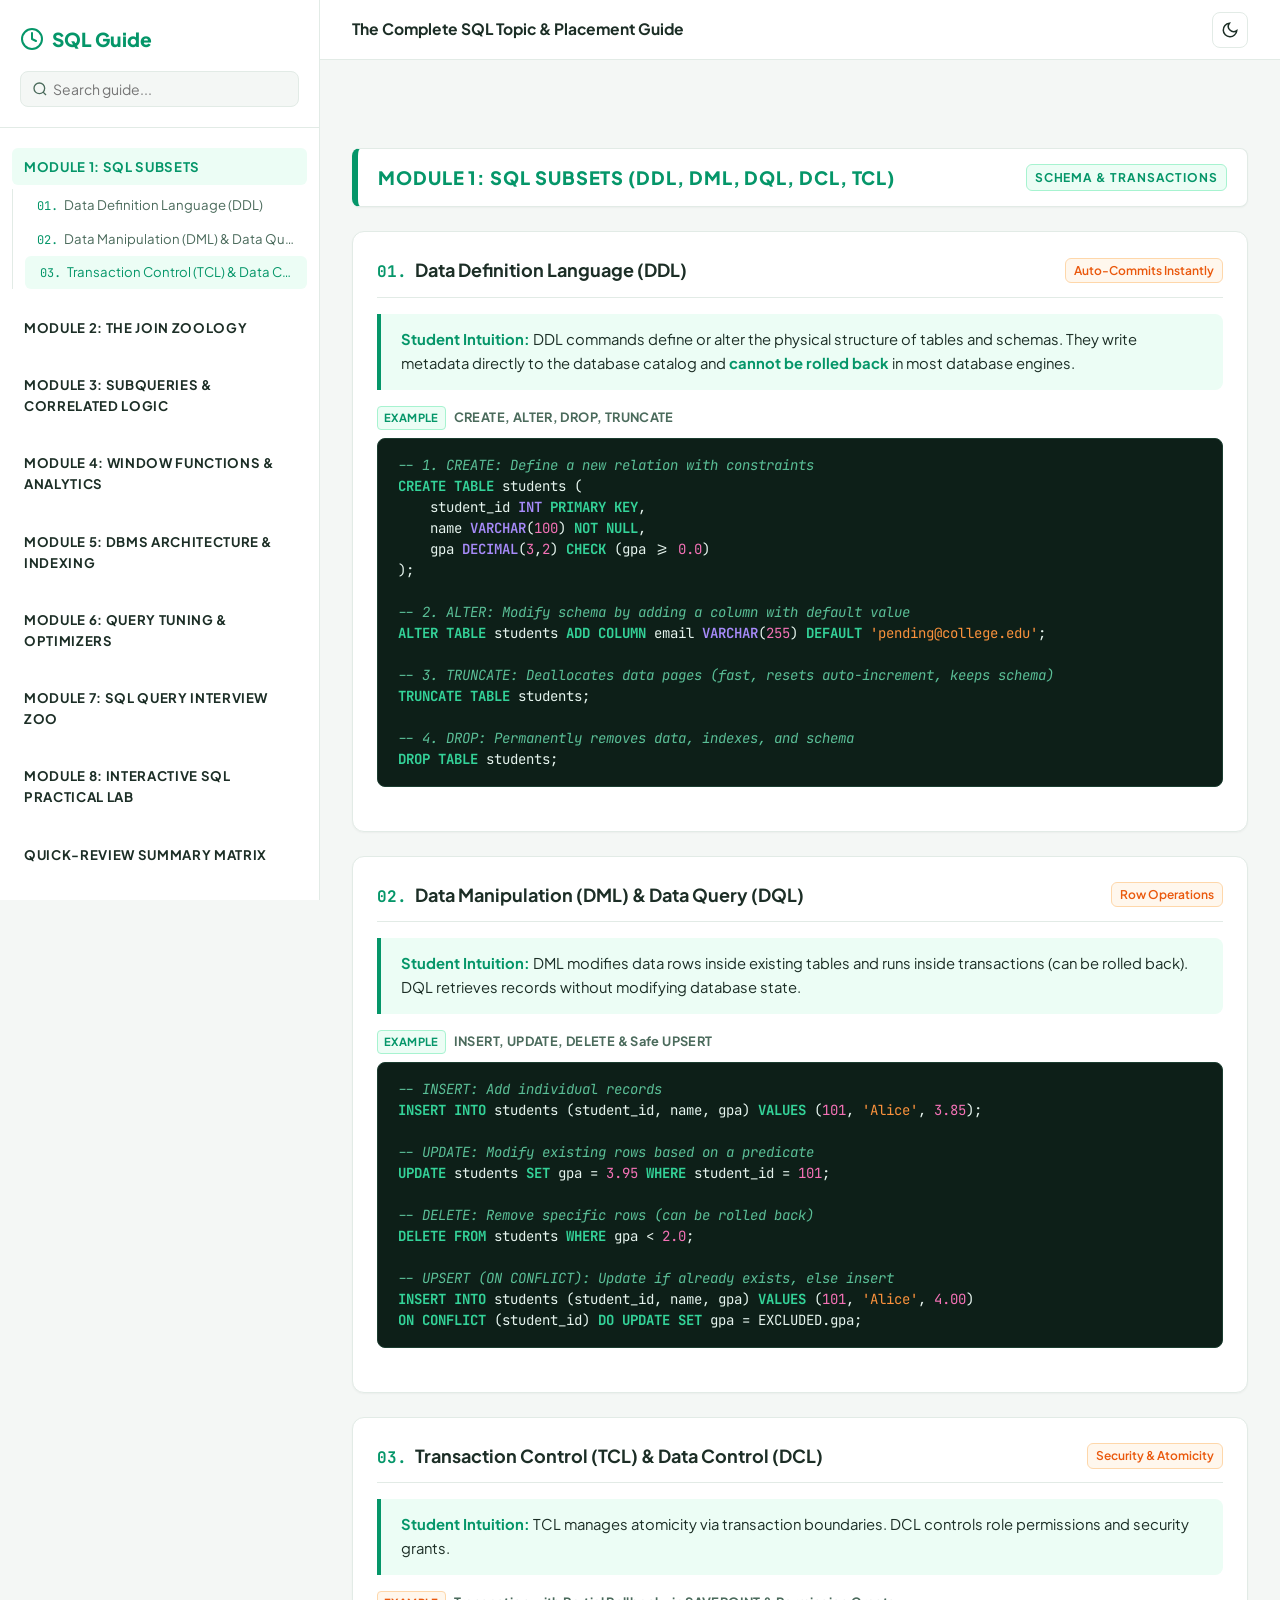
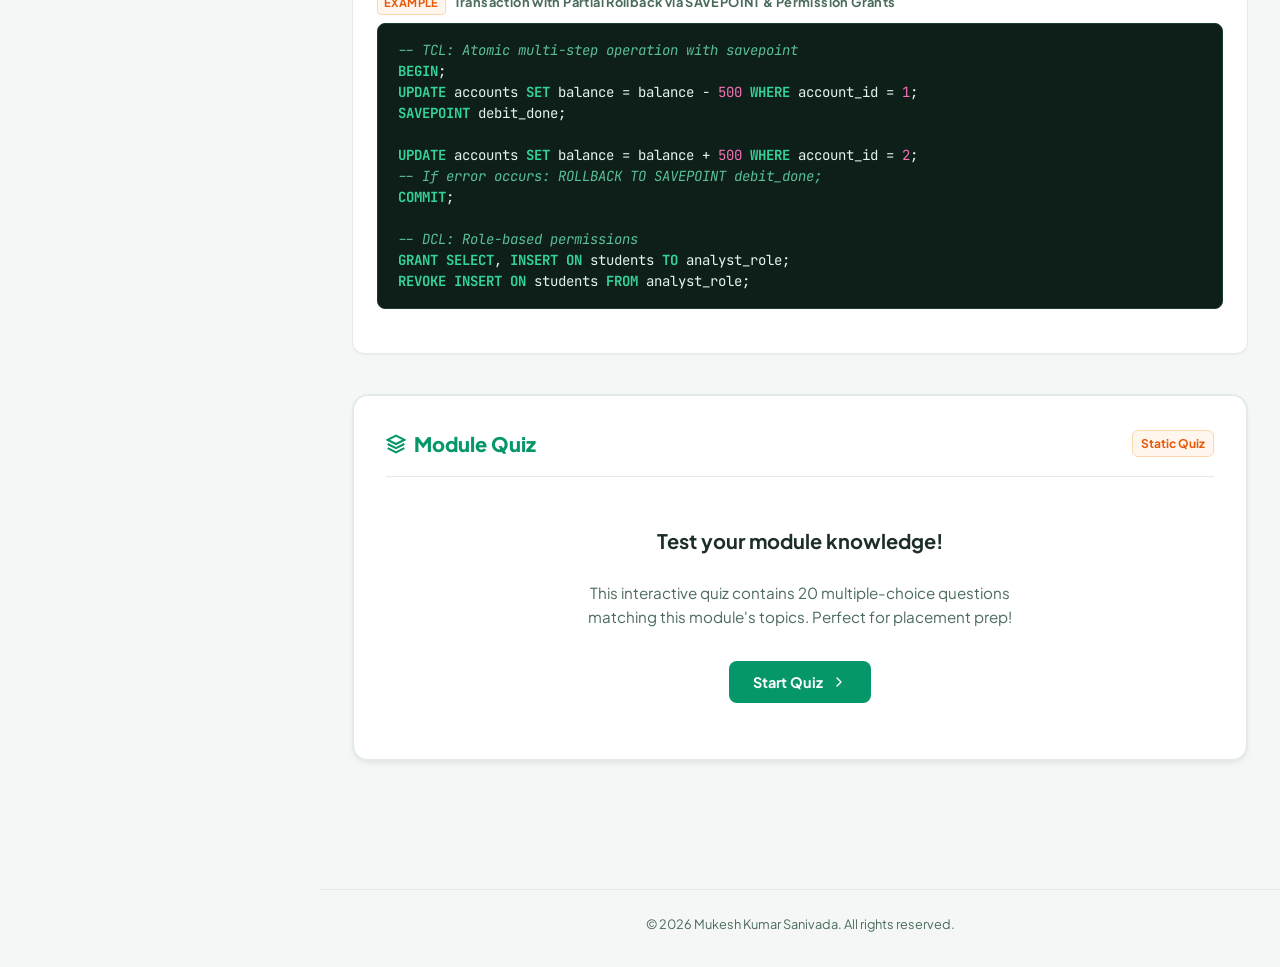
<file: index.html>
<!DOCTYPE html>
<html lang="en" data-theme="light">

<head>
    <meta charset="UTF-8">
    <meta name="viewport" content="width=device-width, initial-scale=1.0">
    <title>Module 1: SQL Subsets - SQL Topic & Placement Guide</title>
    <link rel="stylesheet" href="style.css">
</head>

<body>
    <div class="app-container">
        <!-- Sidebar Navigation -->
        <aside class="sidebar-wrapper" id="sidebar">
            <div class="sidebar-header">
                <div class="logo-area">
                    <svg width="24" height="24" viewBox="0 0 24 24" fill="none" stroke="currentColor" stroke-width="2"
                        stroke-linecap="round" stroke-linejoin="round" class="logo-icon">
                        <path d="M12 22c5.523 0 10-4.477 10-10S17.523 2 12 2 2 6.477 2 12s4.477 10 10 10z"></path>
                        <path d="M12 6v6l4 2"></path>
                    </svg>
                    <span class="logo-text">SQL Guide</span>
                </div>
                <button class="close-sidebar-btn" id="close-sidebar" aria-label="Close menu">
                    <svg width="18" height="18" viewBox="0 0 24 24" fill="none" stroke="currentColor" stroke-width="2">
                        <line x1="18" y1="6" x2="6" y2="18"></line>
                        <line x1="6" y1="6" x2="18" y2="18"></line>
                    </svg>
                </button>
                <div class="search-box">
                    <svg class="search-icon" width="16" height="16" viewBox="0 0 24 24" fill="none"
                        stroke="currentColor" stroke-width="2">
                        <circle cx="11" cy="11" r="8"></circle>
                        <line x1="21" y1="21" x2="16.65" y2="16.65"></line>
                    </svg>
                    <input type="text" id="search-input" placeholder="Search guide..." autocomplete="off">
                </div>
            </div>
            <nav class="toc-nav" id="toc-nav">
                <!-- Dynamically generated TOC -->
            </nav>
        </aside>

        <!-- Main Content Wrapper -->
        <div class="main-wrapper">
            <header class="top-nav">
                <div class="nav-left">
                    <button id="menu-toggle" class="menu-btn" aria-label="Toggle menu">
                        <svg width="20" height="20" viewBox="0 0 24 24" fill="none" stroke="currentColor"
                            stroke-width="2">
                            <line x1="3" y1="12" x2="21" y2="12"></line>
                            <line x1="3" y1="6" x2="21" y2="6"></line>
                            <line x1="3" y1="18" x2="21" y2="18"></line>
                        </svg>
                    </button>
                    <div class="nav-title">The Complete SQL Topic &amp; Placement Guide</div>
                </div>
                <div class="nav-actions">
                    <button id="theme-toggle" class="theme-btn" title="Toggle Light/Dark Theme">
                        <svg class="sun-icon" width="18" height="18" viewBox="0 0 24 24" fill="none"
                            stroke="currentColor" stroke-width="2">
                            <circle cx="12" cy="12" r="5"></circle>
                            <line x1="12" y1="1" x2="12" y2="3"></line>
                            <line x1="12" y1="21" x2="12" y2="23"></line>
                            <line x1="4.22" y1="4.22" x2="5.64" y2="5.64"></line>
                            <line x1="18.36" y1="18.36" x2="19.78" y2="19.78"></line>
                            <line x1="1" y1="12" x2="3" y2="12"></line>
                            <line x1="21" y1="12" x2="23" y2="12"></line>
                            <line x1="4.22" y1="19.78" x2="5.64" y2="18.36"></line>
                            <line x1="18.36" y1="5.64" x2="19.78" y2="4.22"></line>
                        </svg>
                        <svg class="moon-icon" width="18" height="18" viewBox="0 0 24 24" fill="none"
                            stroke="currentColor" stroke-width="2">
                            <path d="M21 12.79A9 9 0 1 1 11.21 3 7 7 0 0 0 21 12.79z"></path>
                        </svg>
                    </button>
                </div>
            </header>

            <div class="content-container">
                <!-- ================= MODULE 1 ================= -->
                <div class="module-header">
                    <span>Module 1: SQL Subsets (DDL, DML, DQL, DCL, TCL)</span>
                    <span class="module-tag">Schema & Transactions</span>
                </div>

                <!-- 1.1 DDL -->
                <div class="topic-card">
                    <div class="topic-top-bar">
                        <div><span class="topic-num">01.</span><span class="topic-heading">Data Definition Language
                                (DDL)</span></div>
                        <span class="topic-meta">Auto-Commits Instantly</span>
                    </div>
                    <div class="intuition-box">
                        <strong>Student Intuition:</strong> DDL commands define or alter the physical structure of
                        tables and schemas. They write metadata directly to the database catalog and <strong>cannot be
                            rolled back</strong> in most database engines.
                    </div>
                    <div class="code-section-header"><span class="badge-easy">Example</span> CREATE, ALTER, DROP,
                        TRUNCATE</div>
                    <pre><span class="cm">-- 1. CREATE: Define a new relation with constraints</span>
<span class="kw">CREATE TABLE</span> students (
    student_id <span class="type">INT</span> <span class="kw">PRIMARY KEY</span>,
    name <span class="type">VARCHAR</span>(<span class="num">100</span>) <span class="kw">NOT NULL</span>,
    gpa <span class="type">DECIMAL</span>(<span class="num">3</span>,<span class="num">2</span>) <span class="kw">CHECK</span> (gpa >= <span class="num">0.0</span>)
);

<span class="cm">-- 2. ALTER: Modify schema by adding a column with default value</span>
<span class="kw">ALTER TABLE</span> students <span class="kw">ADD COLUMN</span> email <span class="type">VARCHAR</span>(<span class="num">255</span>) <span class="kw">DEFAULT</span> <span class="str">'pending@college.edu'</span>;

<span class="cm">-- 3. TRUNCATE: Deallocates data pages (fast, resets auto-increment, keeps schema)</span>
<span class="kw">TRUNCATE TABLE</span> students;

<span class="cm">-- 4. DROP: Permanently removes data, indexes, and schema</span>
<span class="kw">DROP TABLE</span> students;</pre>
                </div>

                <!-- 1.2 DML & DQL -->
                <div class="topic-card">
                    <div class="topic-top-bar">
                        <div><span class="topic-num">02.</span><span class="topic-heading">Data Manipulation (DML) &
                                Data Query (DQL)</span></div>
                        <span class="topic-meta">Row Operations</span>
                    </div>
                    <div class="intuition-box">
                        <strong>Student Intuition:</strong> DML modifies data rows inside existing tables and runs
                        inside transactions (can be rolled back). DQL retrieves records without modifying database
                        state.
                    </div>
                    <div class="code-section-header"><span class="badge-easy">Example</span> INSERT, UPDATE, DELETE &
                        Safe UPSERT</div>
                    <pre><span class="cm">-- INSERT: Add individual records</span>
<span class="kw">INSERT INTO</span> students (student_id, name, gpa) <span class="kw">VALUES</span> (<span class="num">101</span>, <span class="str">'Alice'</span>, <span class="num">3.85</span>);

<span class="cm">-- UPDATE: Modify existing rows based on a predicate</span>
<span class="kw">UPDATE</span> students <span class="kw">SET</span> gpa = <span class="num">3.95</span> <span class="kw">WHERE</span> student_id = <span class="num">101</span>;

<span class="cm">-- DELETE: Remove specific rows (can be rolled back)</span>
<span class="kw">DELETE FROM</span> students <span class="kw">WHERE</span> gpa < <span class="num">2.0</span>;

<span class="cm">-- UPSERT (ON CONFLICT): Update if already exists, else insert</span>
<span class="kw">INSERT INTO</span> students (student_id, name, gpa) <span class="kw">VALUES</span> (<span class="num">101</span>, <span class="str">'Alice'</span>, <span class="num">4.00</span>)
<span class="kw">ON CONFLICT</span> (student_id) <span class="kw">DO UPDATE SET</span> gpa = EXCLUDED.gpa;</pre>
                </div>

                <!-- 1.3 TCL & DCL -->
                <div class="topic-card">
                    <div class="topic-top-bar">
                        <div><span class="topic-num">03.</span><span class="topic-heading">Transaction Control (TCL) &
                                Data Control (DCL)</span></div>
                        <span class="topic-meta">Security &amp; Atomicity</span>
                    </div>
                    <div class="intuition-box">
                        <strong>Student Intuition:</strong> TCL manages atomicity via transaction boundaries. DCL
                        controls role permissions and security grants.
                    </div>
                    <div class="code-section-header"><span class="badge-tricky">Example</span> Transaction with Partial
                        Rollback via SAVEPOINT &amp; Permission Grants</div>
                    <pre><span class="cm">-- TCL: Atomic multi-step operation with savepoint</span>
<span class="kw">BEGIN</span>;
<span class="kw">UPDATE</span> accounts <span class="kw">SET</span> balance = balance - <span class="num">500</span> <span class="kw">WHERE</span> account_id = <span class="num">1</span>;
<span class="kw">SAVEPOINT</span> debit_done;

<span class="kw">UPDATE</span> accounts <span class="kw">SET</span> balance = balance + <span class="num">500</span> <span class="kw">WHERE</span> account_id = <span class="num">2</span>;
<span class="cm">-- If error occurs: ROLLBACK TO SAVEPOINT debit_done;</span>
<span class="kw">COMMIT</span>;

<span class="cm">-- DCL: Role-based permissions</span>
<span class="kw">GRANT SELECT</span>, <span class="kw">INSERT ON</span> students <span class="kw">TO</span> analyst_role;
<span class="kw">REVOKE INSERT ON</span> students <span class="kw">FROM</span> analyst_role;</pre>
                </div>
            </div> <!-- close content-container -->

            <footer class="site-footer">© 2026 Mukesh Kumar Sanivada. All rights reserved.</footer>

        </div> <!-- close main-wrapper -->
    </div> <!-- close app-container -->

    <button id="back-to-top" class="back-to-top-btn" title="Back to top" aria-label="Back to top">
        <svg width="20" height="20" viewBox="0 0 24 24" fill="none" stroke="currentColor" stroke-width="2">
            <polyline points="18 15 12 9 6 15"></polyline>
        </svg>
    </button>

    <script src="script.js"></script>
    <script>
        window.QUIZ_QUESTIONS = [
            {
                    question: "Which of the following SQL commands is classified under Data Definition Language (DDL)?",
                    options: ["INSERT", "UPDATE", "TRUNCATE", "ROLLBACK"],
                    correct: 2,
                    explanation: "TRUNCATE is a DDL command because it alters the physical storage structure of the table by deallocating its data pages. Unlike DELETE (DML), it does not scan rows."
                },
                {
                    question: "Which SQL subset is responsible for row-level modifications inside transactions that can be rolled back?",
                    options: ["DDL", "DML", "DCL", "DQL"],
                    correct: 1,
                    explanation: "Data Manipulation Language (DML) commands like INSERT, UPDATE, and DELETE operate on rows inside active transactions and can be rolled back."
                },
                {
                    question: "In MySQL and Oracle, what is the effect of this transaction block containing a DDL command?",
                    code: "BEGIN;\nTRUNCATE TABLE students;\nROLLBACK;",
                    options: ["The table contents are restored", "The table remains truncated because TRUNCATE commits implicitly and cannot be rolled back", "An execution error is thrown", "The rollback is held in a savepoint"],
                    correct: 1,
                    explanation: "In MySQL and Oracle, DDL commands (including TRUNCATE) trigger an implicit auto-commit. Therefore, they cannot be rolled back."
                },
                {
                    question: "Which SQL subset manages access privileges, permissions, and database security?",
                    options: ["TCL", "DDL", "DCL", "DQL"],
                    correct: 2,
                    explanation: "Data Control Language (DCL) includes commands like GRANT and REVOKE which establish role permissions and manage database security."
                },
                {
                    question: "Which SQL statement is the sole representative of Data Query Language (DQL)?",
                    options: ["SELECT", "SHOW", "DESCRIBE", "EXPLAIN"],
                    correct: 0,
                    explanation: "SELECT is classified as Data Query Language (DQL) as its primary purpose is data retrieval without modifying state."
                },
                {
                    question: "What is the primary function of the COMMIT command in Transaction Control Language (TCL)?",
                    options: ["To rollback active changes", "To temporarily save a checkpoint", "To save all transaction modifications permanently to disk", "To lock the database tables"],
                    correct: 2,
                    explanation: "COMMIT makes all modifications made in the current transaction permanent and visible to other users."
                },
                {
                    question: "What is a SAVEPOINT in Transaction Control Language (TCL)?",
                    options: ["A command to backup the database", "A marker within a transaction that allows partial rollback", "The starting point of every database query", "A database recovery point after crashes"],
                    correct: 1,
                    explanation: "A SAVEPOINT is a sub-transaction boundary marker. You can rollback to a savepoint without aborting the entire transaction."
                },
                {
                    question: "Which column constraint ensures that every row has a unique value and is not NULL?",
                    options: ["UNIQUE", "NOT NULL", "CHECK", "PRIMARY KEY"],
                    correct: 3,
                    explanation: "A PRIMARY KEY constraint implicitly combines UNIQUE and NOT NULL constraints, uniquely identifying each row."
                },
                {
                    question: "Which of the following commands does NOT trigger an automatic commit in standard relational database engines?",
                    options: ["CREATE TABLE", "ALTER TABLE", "UPDATE employees SET salary = 5000", "TRUNCATE TABLE"],
                    correct: 2,
                    explanation: "UPDATE is a DML statement. DML statements do not auto-commit (unless the connection is explicitly in auto-commit mode); DDL statements always auto-commit."
                },
                {
                    question: "Is ALTER TABLE classified as DDL or DML?",
                    options: ["DDL", "DML", "TCL", "DCL"],
                    correct: 0,
                    explanation: "ALTER TABLE modifies the database schema (metadata), placing it in the Data Definition Language (DDL) subset."
                },
                {
                    question: "Which of the following best describes the difference in locking behavior between DELETE and TRUNCATE?",
                    options: ["DELETE locks the catalog; TRUNCATE locks nothing", "DELETE acquires row-level locks; TRUNCATE locks the entire table", "DELETE locks the entire table; TRUNCATE locks rows", "Both acquire identical shared locks"],
                    correct: 1,
                    explanation: "DELETE scans row-by-row, acquiring individual row locks. TRUNCATE locks the table schema and database catalog pages, bypassing row locks."
                },
                {
                    question: "What command is used to remove specific access rights from a user role?",
                    options: ["DENY", "BLOCK", "REVOKE", "REMOVE"],
                    correct: 2,
                    explanation: "The REVOKE command (DCL) removes privileges previously granted to users or roles."
                },
                {
                    question: "Which command belongs to Transaction Control Language (TCL)?",
                    options: ["GRANT", "ROLLBACK", "TRUNCATE", "DROP"],
                    correct: 1,
                    explanation: "ROLLBACK is a TCL command used to undo operations performed in the current transaction."
                },
                {
                    question: "Which command adds a new column to an existing table schema?",
                    options: ["UPDATE TABLE", "ADD COLUMN", "ALTER TABLE", "CREATE COLUMN"],
                    correct: 2,
                    explanation: "ALTER TABLE is the standard DDL command used to modify an existing table's schema."
                },
                {
                    question: "If a transaction begins, executes an UPDATE, and then runs ROLLBACK, what is the result?",
                    options: ["The update is saved partially", "The update is aborted and database state is restored", "The table structure is dropped", "The database triggers an error"],
                    correct: 1,
                    explanation: "ROLLBACK restores the database to its state before the transaction began, discarding the UPDATE."
                },
                {
                    question: "What does the clause 'ON CONFLICT (student_id) DO UPDATE SET gpa = EXCLUDED.gpa' perform?",
                    options: ["Throws an error on conflict", "Inserts the row if no conflict occurs, else updates the existing row", "Deletes conflicting records", "Checks if student_id is valid"],
                    correct: 1,
                    explanation: "This is a standard UPSERT statement. If inserting fails due to a student_id conflict, it updates the existing student's GPA instead."
                },
                {
                    question: "What column constraint evaluates a boolean expression before allowing data insertion?",
                    options: ["CHECK", "DEFAULT", "UNIQUE", "FOREIGN KEY"],
                    correct: 0,
                    explanation: "The CHECK constraint validates that values inserted into a column satisfy a specific boolean condition (e.g. gpa >= 0.0)."
                },
                {
                    question: "Which statement permanently deletes both a table's data and its schema definition from the database catalog?",
                    options: ["DELETE TABLE", "TRUNCATE TABLE", "DROP TABLE", "REMOVE TABLE"],
                    correct: 2,
                    explanation: "DROP TABLE deletes the table schema, indexes, triggers, and all data rows. TRUNCATE and DELETE keep the schema."
                },
                {
                    question: "Which command requires Data Control Language (DCL) privileges to execute?",
                    options: ["GRANT SELECT ON students TO analyst_role", "BEGIN TRANSACTION", "ALTER TABLE students DROP COLUMN age", "SAVEPOINT sp1"],
                    correct: 0,
                    explanation: "GRANT is a DCL command used to allocate select/modify permissions to roles or users."
                },
                {
                    question: "Why is TRUNCATE faster than DELETE for large tables?",
                    options: ["It runs in background threads", "It deletes rows one by one without checking keys", "It deallocates the table's data pages directly rather than deleting rows row-by-row", "It does not write to the transaction log in any database engine"],
                    correct: 2,
                    explanation: "TRUNCATE operates by reclaiming the database pages allocated to the table, avoiding the overhead of row-by-row scanning, locking, and individual undo log writes."
                }
        ];
    </script>
</body>
</html>
</file>
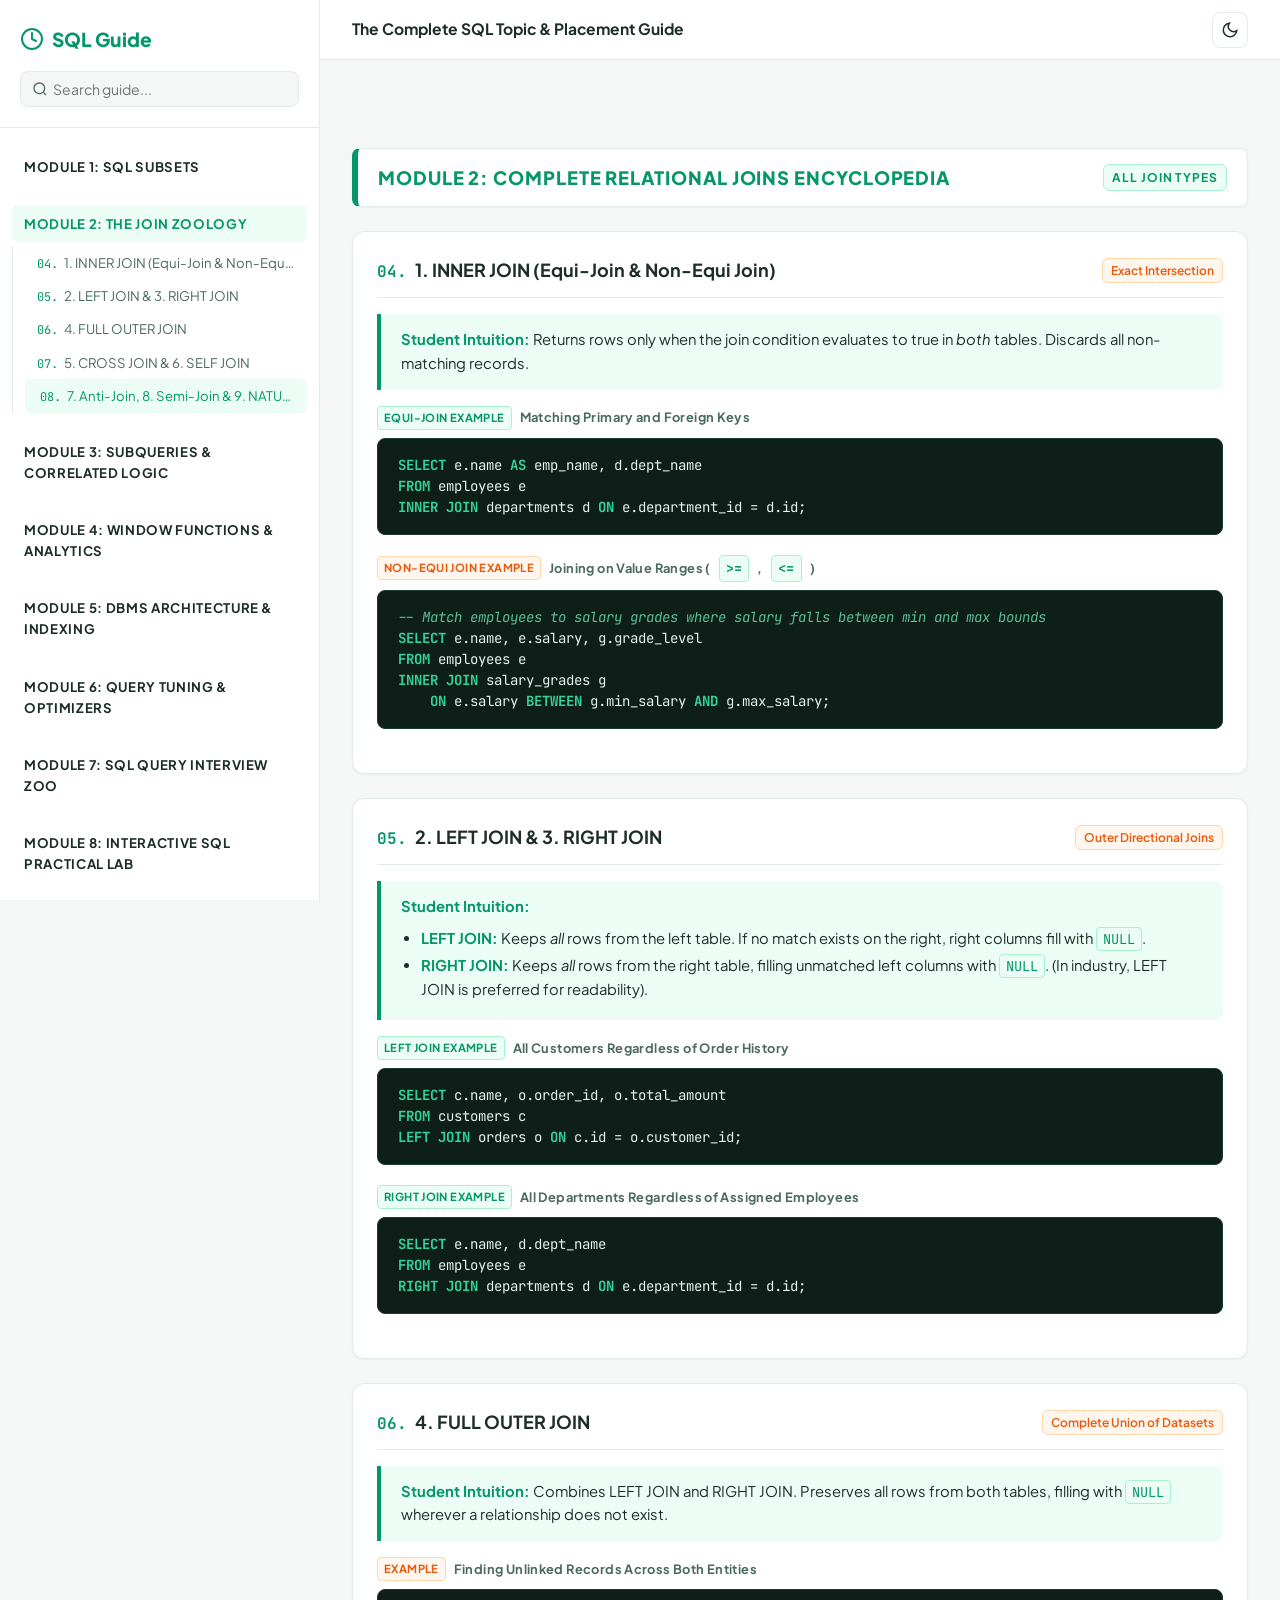
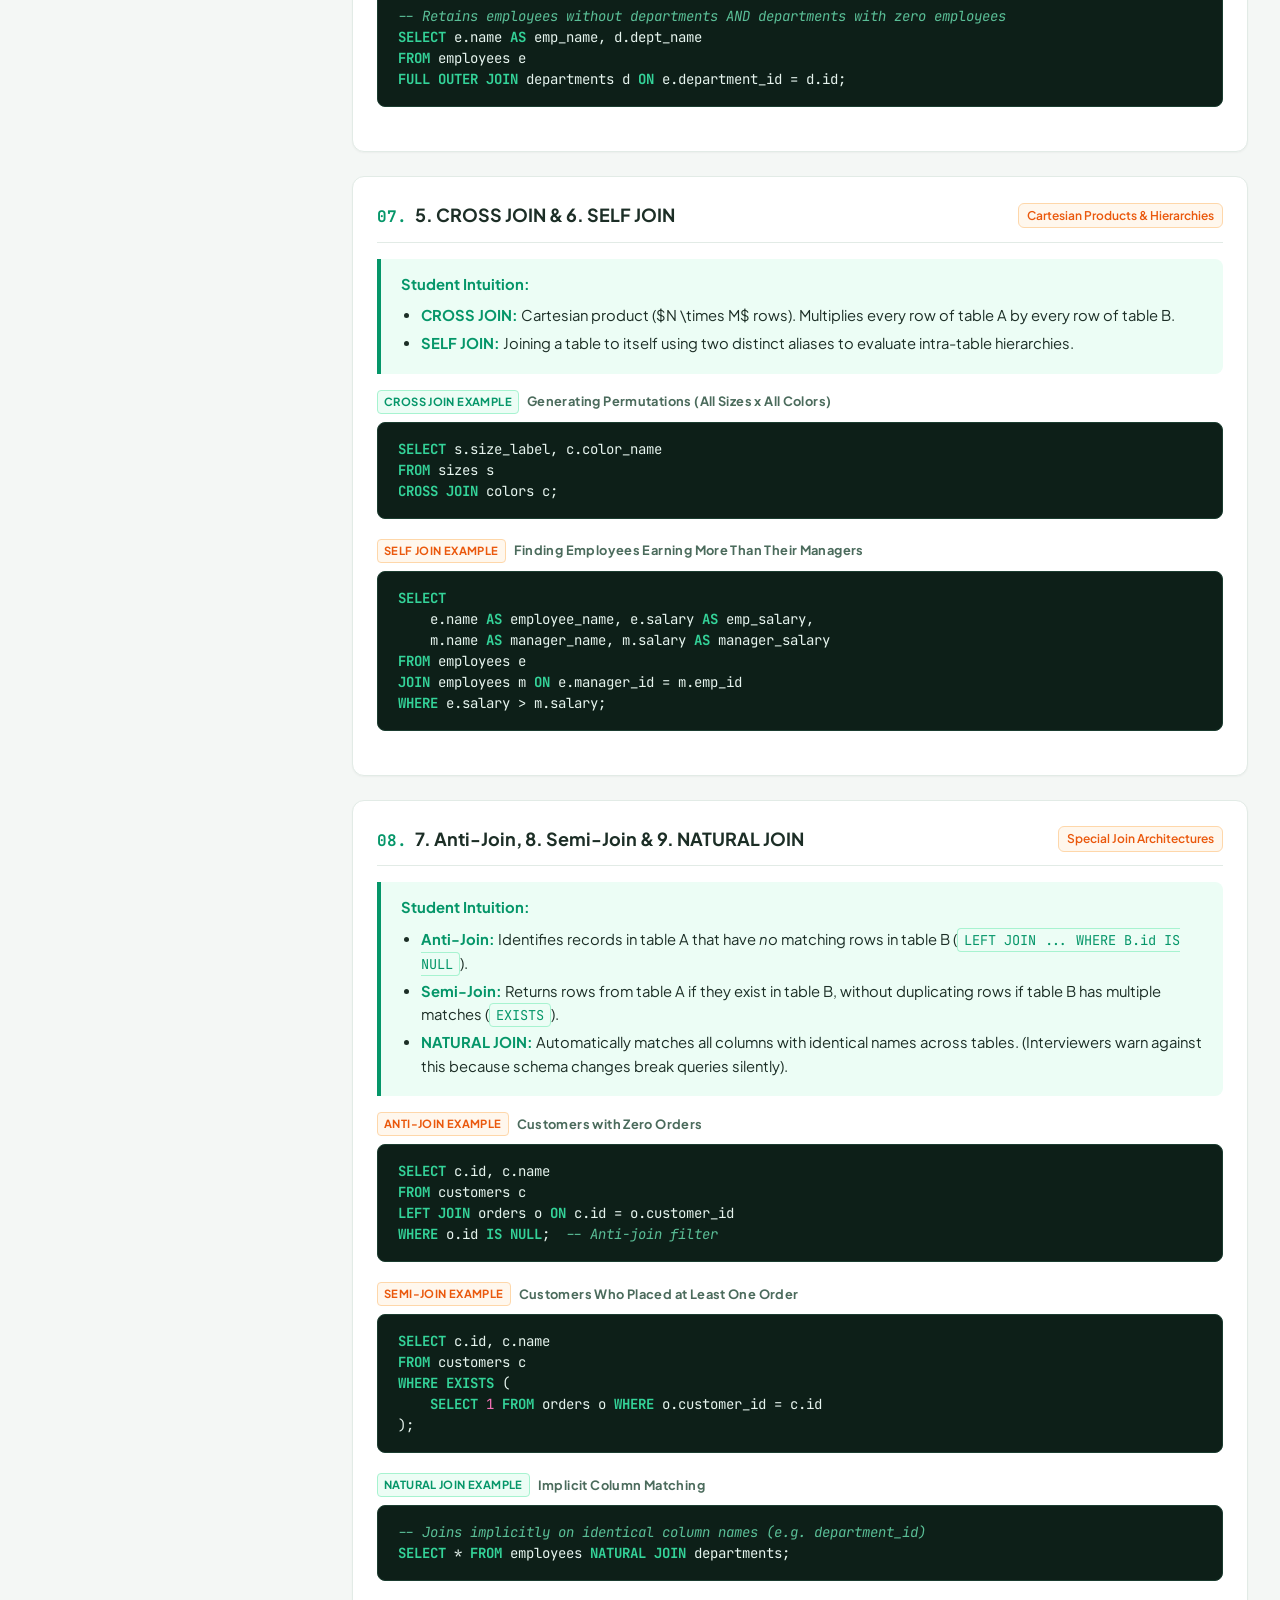
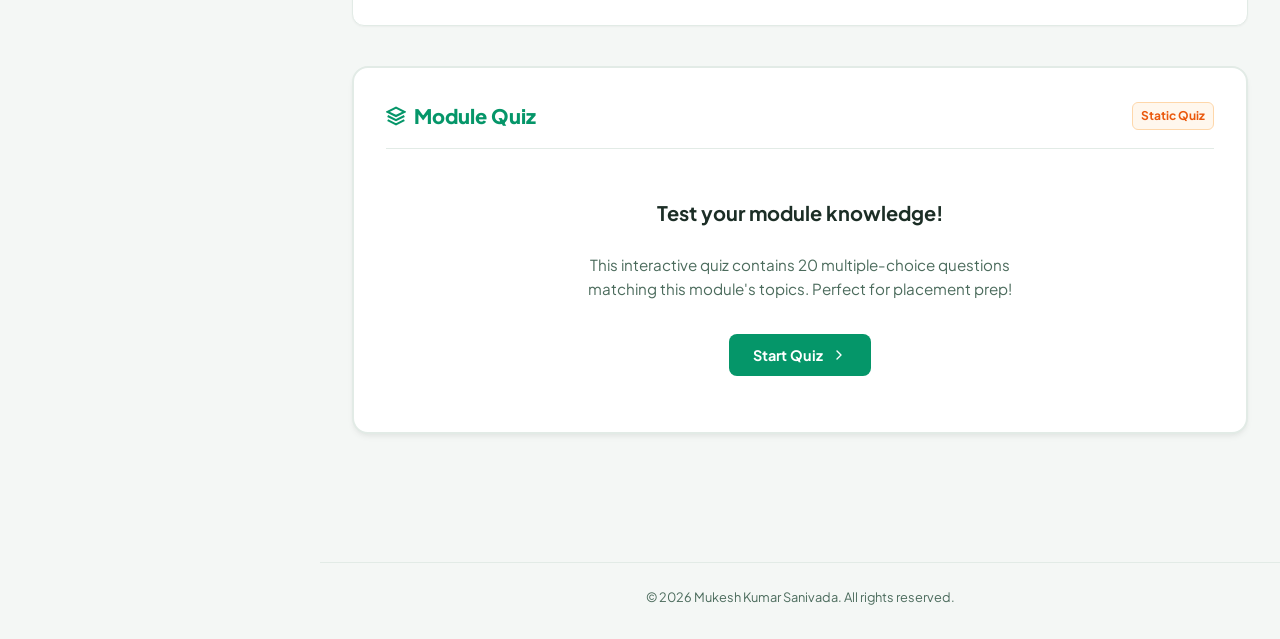
<file: module2.html>
<!DOCTYPE html>
<html lang="en" data-theme="light">

<head>
    <meta charset="UTF-8">
    <meta name="viewport" content="width=device-width, initial-scale=1.0">
    <title>Module 2: Complete Relational Joins Encyclopedia - SQL Topic & Placement Guide</title>
    <link rel="stylesheet" href="style.css">
</head>

<body>
    <div class="app-container">
        <!-- Sidebar Navigation -->
        <aside class="sidebar-wrapper" id="sidebar">
            <div class="sidebar-header">
                <div class="logo-area">
                    <svg width="24" height="24" viewBox="0 0 24 24" fill="none" stroke="currentColor" stroke-width="2"
                        stroke-linecap="round" stroke-linejoin="round" class="logo-icon">
                        <path d="M12 22c5.523 0 10-4.477 10-10S17.523 2 12 2 2 6.477 2 12s4.477 10 10 10z"></path>
                        <path d="M12 6v6l4 2"></path>
                    </svg>
                    <span class="logo-text">SQL Guide</span>
                </div>
                <button class="close-sidebar-btn" id="close-sidebar" aria-label="Close menu">
                    <svg width="18" height="18" viewBox="0 0 24 24" fill="none" stroke="currentColor" stroke-width="2">
                        <line x1="18" y1="6" x2="6" y2="18"></line>
                        <line x1="6" y1="6" x2="18" y2="18"></line>
                    </svg>
                </button>
                <div class="search-box">
                    <svg class="search-icon" width="16" height="16" viewBox="0 0 24 24" fill="none"
                        stroke="currentColor" stroke-width="2">
                        <circle cx="11" cy="11" r="8"></circle>
                        <line x1="21" y1="21" x2="16.65" y2="16.65"></line>
                    </svg>
                    <input type="text" id="search-input" placeholder="Search guide..." autocomplete="off">
                </div>
            </div>
            <nav class="toc-nav" id="toc-nav">
                <!-- Dynamically generated TOC -->
            </nav>
        </aside>

        <!-- Main Content Wrapper -->
        <div class="main-wrapper">
            <header class="top-nav">
                <div class="nav-left">
                    <button id="menu-toggle" class="menu-btn" aria-label="Toggle menu">
                        <svg width="20" height="20" viewBox="0 0 24 24" fill="none" stroke="currentColor"
                            stroke-width="2">
                            <line x1="3" y1="12" x2="21" y2="12"></line>
                            <line x1="3" y1="6" x2="21" y2="6"></line>
                            <line x1="3" y1="18" x2="21" y2="18"></line>
                        </svg>
                    </button>
                    <div class="nav-title">The Complete SQL Topic &amp; Placement Guide</div>
                </div>
                <div class="nav-actions">
                    <button id="theme-toggle" class="theme-btn" title="Toggle Light/Dark Theme">
                        <svg class="sun-icon" width="18" height="18" viewBox="0 0 24 24" fill="none"
                            stroke="currentColor" stroke-width="2">
                            <circle cx="12" cy="12" r="5"></circle>
                            <line x1="12" y1="1" x2="12" y2="3"></line>
                            <line x1="12" y1="21" x2="12" y2="23"></line>
                            <line x1="4.22" y1="4.22" x2="5.64" y2="5.64"></line>
                            <line x1="18.36" y1="18.36" x2="19.78" y2="19.78"></line>
                            <line x1="1" y1="12" x2="3" y2="12"></line>
                            <line x1="21" y1="12" x2="23" y2="12"></line>
                            <line x1="4.22" y1="19.78" x2="5.64" y2="18.36"></line>
                            <line x1="18.36" y1="5.64" x2="19.78" y2="4.22"></line>
                        </svg>
                        <svg class="moon-icon" width="18" height="18" viewBox="0 0 24 24" fill="none"
                            stroke="currentColor" stroke-width="2">
                            <path d="M21 12.79A9 9 0 1 1 11.21 3 7 7 0 0 0 21 12.79z"></path>
                        </svg>
                    </button>
                </div>
            </header>

            <div class="content-container">
                <!-- ================= MODULE 2 ================= -->
                <div class="module-header">
                    <span>Module 2: Complete Relational Joins Encyclopedia</span>
                    <span class="module-tag">All Join Types</span>
                </div>

                <!-- 2.1 INNER JOIN -->
                <div class="topic-card">
                    <div class="topic-top-bar">
                        <div><span class="topic-num">04.</span><span class="topic-heading">1. INNER JOIN (Equi-Join &
                                Non-Equi Join)</span></div>
                        <span class="topic-meta">Exact Intersection</span>
                    </div>
                    <div class="intuition-box">
                        <strong>Student Intuition:</strong> Returns rows only when the join condition evaluates to true
                        in <em>both</em> tables. Discards all non-matching records.
                    </div>
                    <div class="code-section-header"><span class="badge-easy">Equi-Join Example</span> Matching Primary
                        and Foreign Keys</div>
                    <pre><span class="kw">SELECT</span> e.name <span class="kw">AS</span> emp_name, d.dept_name
<span class="kw">FROM</span> employees e
<span class="kw">INNER JOIN</span> departments d <span class="kw">ON</span> e.department_id = d.id;</pre>

                    <div class="code-section-header"><span class="badge-tricky">Non-Equi Join Example</span> Joining on
                        Value Ranges (<span class="code-inline">&gt;=</span>, <span class="code-inline">&lt;=</span>)
                    </div>
                    <pre><span class="cm">-- Match employees to salary grades where salary falls between min and max bounds</span>
<span class="kw">SELECT</span> e.name, e.salary, g.grade_level
<span class="kw">FROM</span> employees e
<span class="kw">INNER JOIN</span> salary_grades g 
    <span class="kw">ON</span> e.salary <span class="kw">BETWEEN</span> g.min_salary <span class="kw">AND</span> g.max_salary;</pre>
                </div>

                <!-- 2.2 LEFT & RIGHT JOIN -->
                <div class="topic-card">
                    <div class="topic-top-bar">
                        <div><span class="topic-num">05.</span><span class="topic-heading">2. LEFT JOIN &amp; 3. RIGHT
                                JOIN</span></div>
                        <span class="topic-meta">Outer Directional Joins</span>
                    </div>
                    <div class="intuition-box">
                        <strong>Student Intuition:</strong>
                        <ul class="bullet-list">
                            <li><strong>LEFT JOIN:</strong> Keeps <em>all</em> rows from the left table. If no match
                                exists on the right, right columns fill with <span class="code-inline">NULL</span>.</li>
                            <li><strong>RIGHT JOIN:</strong> Keeps <em>all</em> rows from the right table, filling
                                unmatched left columns with <span class="code-inline">NULL</span>. (In industry, LEFT
                                JOIN is preferred for readability).</li>
                        </ul>
                    </div>
                    <div class="code-section-header"><span class="badge-easy">LEFT JOIN Example</span> All Customers
                        Regardless of Order History</div>
                    <pre><span class="kw">SELECT</span> c.name, o.order_id, o.total_amount
<span class="kw">FROM</span> customers c
<span class="kw">LEFT JOIN</span> orders o <span class="kw">ON</span> c.id = o.customer_id;</pre>

                    <div class="code-section-header"><span class="badge-easy">RIGHT JOIN Example</span> All Departments
                        Regardless of Assigned Employees</div>
                    <pre><span class="kw">SELECT</span> e.name, d.dept_name
<span class="kw">FROM</span> employees e
<span class="kw">RIGHT JOIN</span> departments d <span class="kw">ON</span> e.department_id = d.id;</pre>
                </div>

                <!-- 2.3 FULL OUTER JOIN -->
                <div class="topic-card">
                    <div class="topic-top-bar">
                        <div><span class="topic-num">06.</span><span class="topic-heading">4. FULL OUTER JOIN</span>
                        </div>
                        <span class="topic-meta">Complete Union of Datasets</span>
                    </div>
                    <div class="intuition-box">
                        <strong>Student Intuition:</strong> Combines LEFT JOIN and RIGHT JOIN. Preserves all rows from
                        both tables, filling with <span class="code-inline">NULL</span> wherever a relationship does not
                        exist.
                    </div>
                    <div class="code-section-header"><span class="badge-tricky">Example</span> Finding Unlinked Records
                        Across Both Entities</div>
                    <pre><span class="cm">-- Retains employees without departments AND departments with zero employees</span>
<span class="kw">SELECT</span> e.name <span class="kw">AS</span> emp_name, d.dept_name
<span class="kw">FROM</span> employees e
<span class="kw">FULL OUTER JOIN</span> departments d <span class="kw">ON</span> e.department_id = d.id;</pre>
                </div>

                <!-- 2.4 CROSS JOIN & SELF JOIN -->
                <div class="topic-card">
                    <div class="topic-top-bar">
                        <div><span class="topic-num">07.</span><span class="topic-heading">5. CROSS JOIN &amp; 6. SELF
                                JOIN</span></div>
                        <span class="topic-meta">Cartesian Products &amp; Hierarchies</span>
                    </div>
                    <div class="intuition-box">
                        <strong>Student Intuition:</strong>
                        <ul class="bullet-list">
                            <li><strong>CROSS JOIN:</strong> Cartesian product ($N \times M$ rows). Multiplies every row
                                of table A by every row of table B.</li>
                            <li><strong>SELF JOIN:</strong> Joining a table to itself using two distinct aliases to
                                evaluate intra-table hierarchies.</li>
                        </ul>
                    </div>
                    <div class="code-section-header"><span class="badge-easy">CROSS JOIN Example</span> Generating
                        Permutations (All Sizes x All Colors)</div>
                    <pre><span class="kw">SELECT</span> s.size_label, c.color_name
<span class="kw">FROM</span> sizes s
<span class="kw">CROSS JOIN</span> colors c;</pre>

                    <div class="code-section-header"><span class="badge-tricky">SELF JOIN Example</span> Finding
                        Employees Earning More Than Their Managers</div>
                    <pre><span class="kw">SELECT</span> 
    e.name <span class="kw">AS</span> employee_name, e.salary <span class="kw">AS</span> emp_salary,
    m.name <span class="kw">AS</span> manager_name, m.salary <span class="kw">AS</span> manager_salary
<span class="kw">FROM</span> employees e
<span class="kw">JOIN</span> employees m <span class="kw">ON</span> e.manager_id = m.emp_id
<span class="kw">WHERE</span> e.salary > m.salary;</pre>
                </div>

                <!-- 2.5 ANTI-JOIN, SEMI-JOIN & NATURAL JOIN -->
                <div class="topic-card">
                    <div class="topic-top-bar">
                        <div><span class="topic-num">08.</span><span class="topic-heading">7. Anti-Join, 8. Semi-Join
                                &amp; 9. NATURAL JOIN</span></div>
                        <span class="topic-meta">Special Join Architectures</span>
                    </div>
                    <div class="intuition-box">
                        <strong>Student Intuition:</strong>
                        <ul class="bullet-list">
                            <li><strong>Anti-Join:</strong> Identifies records in table A that have <em>no</em> matching
                                rows in table B (<span class="code-inline">LEFT JOIN ... WHERE B.id IS NULL</span>).
                            </li>
                            <li><strong>Semi-Join:</strong> Returns rows from table A if they exist in table B, without
                                duplicating rows if table B has multiple matches (<span
                                    class="code-inline">EXISTS</span>).</li>
                            <li><strong>NATURAL JOIN:</strong> Automatically matches all columns with identical names
                                across tables. (Interviewers warn against this because schema changes break queries
                                silently).</li>
                        </ul>
                    </div>
                    <div class="code-section-header"><span class="badge-tricky">Anti-Join Example</span> Customers with
                        Zero Orders</div>
                    <pre><span class="kw">SELECT</span> c.id, c.name
<span class="kw">FROM</span> customers c
<span class="kw">LEFT JOIN</span> orders o <span class="kw">ON</span> c.id = o.customer_id
<span class="kw">WHERE</span> o.id <span class="kw">IS NULL</span>;  <span class="cm">-- Anti-join filter</span></pre>

                    <div class="code-section-header"><span class="badge-tricky">Semi-Join Example</span> Customers Who
                        Placed at Least One Order</div>
                    <pre><span class="kw">SELECT</span> c.id, c.name
<span class="kw">FROM</span> customers c
<span class="kw">WHERE EXISTS</span> (
    <span class="kw">SELECT</span> <span class="num">1</span> <span class="kw">FROM</span> orders o <span class="kw">WHERE</span> o.customer_id = c.id
);</pre>

                    <div class="code-section-header"><span class="badge-easy">NATURAL JOIN Example</span> Implicit
                        Column Matching</div>
                    <pre><span class="cm">-- Joins implicitly on identical column names (e.g. department_id)</span>
<span class="kw">SELECT</span> * <span class="kw">FROM</span> employees <span class="kw">NATURAL JOIN</span> departments;</pre>
                </div>
            </div> <!-- close content-container -->

            <footer class="site-footer">© 2026 Mukesh Kumar Sanivada. All rights reserved.</footer>

        </div> <!-- close main-wrapper -->
    </div> <!-- close app-container -->

    <button id="back-to-top" class="back-to-top-btn" title="Back to top" aria-label="Back to top">
        <svg width="20" height="20" viewBox="0 0 24 24" fill="none" stroke="currentColor" stroke-width="2">
            <polyline points="18 15 12 9 6 15"></polyline>
        </svg>
    </button>

    <script src="script.js"></script>
    <script>
        window.QUIZ_QUESTIONS = [
            {
                    question: "What is returned by a standard INNER JOIN?",
                    options: ["All rows from both tables", "Only rows that have matching values in both tables", "All rows from the left table and matching rows from the right", "All rows from the right table and matching rows from the left"],
                    correct: 1,
                    explanation: "An INNER JOIN returns the intersection of the two tables. It only includes rows that meet the join condition."
                },
                {
                    question: "In a LEFT JOIN (or LEFT OUTER JOIN), what values are populated for the right table's columns when a left row has no match?",
                    options: ["Blank spaces", "Zeros", "NULL", "An empty string"],
                    correct: 2,
                    explanation: "A LEFT JOIN guarantees all rows from the left table. If there is no matching row on the right, the right columns are filled with NULLs."
                },
                {
                    question: "Which join type returns all records from both tables, filling in NULLs where keys do not match?",
                    options: ["INNER JOIN", "CROSS JOIN", "FULL OUTER JOIN", "SELF JOIN"],
                    correct: 2,
                    explanation: "FULL OUTER JOIN returns the union of both tables, generating NULLs for missing matches on either side."
                },
                {
                    question: "What is a CROSS JOIN?",
                    options: ["A join that matches columns by name", "A join that returns the Cartesian product of the two tables", "A join that compares a table to itself", "A join using non-equality operators"],
                    correct: 1,
                    explanation: "A CROSS JOIN pairs every row of the first table with every row of the second table, creating a Cartesian product."
                },
                {
                    question: "What is a SELF JOIN?",
                    options: ["A join that requires no ON clause", "A join that matches a table to itself using aliases", "A join between a table and a view", "A join that automatically commits"],
                    correct: 1,
                    explanation: "A SELF JOIN joins a table to itself. Table aliases (e.g., FROM employees e1 JOIN employees e2) are required to differentiate the instances."
                },
                {
                    question: "What is a non-equi join?",
                    options: ["A join with no keys", "A join condition that uses comparisons other than '=' (e.g., <, >, BETWEEN)", "A join returning mismatched rows", "A join that fails due to type mismatches"],
                    correct: 1,
                    explanation: "A non-equi join links tables using operators like <, >, <=, >=, or BETWEEN instead of checking for exact equality (=)."
                },
                {
                    question: "How does a standard SQL JOIN condition ON a.id = b.id handle NULL values in those columns?",
                    options: ["It joins them because NULL equals NULL", "It returns an error", "It ignores them because NULL = NULL evaluates to UNKNOWN", "It joins them only in outer joins"],
                    correct: 2,
                    explanation: "In SQL, NULL comparison (NULL = NULL) evaluates to UNKNOWN (not TRUE). Thus, join conditions will not match NULLs."
                },
                {
                    question: "Which query structure finds records in Table A that have no matching records in Table B?",
                    options: ["SELECT * FROM A INNER JOIN B ON A.id = B.id", "SELECT * FROM A LEFT JOIN B ON A.id = B.id WHERE B.id IS NULL", "SELECT * FROM A RIGHT JOIN B ON A.id = B.id WHERE A.id IS NULL", "SELECT * FROM A CROSS JOIN B WHERE A.id = B.id"],
                    correct: 1,
                    explanation: "By doing a LEFT JOIN and filtering for rows where B's joining column IS NULL, you isolate the rows in A that failed to match any row in B."
                },
                {
                    question: "If Table A has 10 rows and Table B has 5 rows, how many rows are returned by a CROSS JOIN?",
                    options: ["15", "5", "50", "2"],
                    correct: 2,
                    explanation: "A CROSS JOIN produces a Cartesian product. The total rows returned is the product of both table sizes (10 * 5 = 50)."
                },
                {
                    question: "What is mandatory to write a valid SELF JOIN query?",
                    options: ["A subquery", "The UNION operator", "Table aliases to distinguish the table references", "A primary key index"],
                    correct: 2,
                    explanation: "Since you reference the same table name multiple times, you must assign aliases (e.g., 't1' and 't2') so the query compiler can resolve column references."
                },
                {
                    question: "Can multiple tables be joined together in a single query?",
                    options: ["No, only two tables can be joined at a time", "Yes, by chaining join clauses sequentially", "Yes, but only using subqueries", "Only if they share a single compound key"],
                    correct: 1,
                    explanation: "You can join multiple tables by sequentially adding JOIN clauses. The result of the first join is joined to the next table, and so on."
                },
                {
                    question: "What is the default join type if the JOIN keyword is used on its own?",
                    options: ["LEFT JOIN", "INNER JOIN", "CROSS JOIN", "FULL OUTER JOIN"],
                    correct: 1,
                    explanation: "In SQL, writing 'JOIN' without any outer/cross qualifier default-resolves to an 'INNER JOIN'."
                },
                {
                    question: "How does a NATURAL JOIN match columns between two tables?",
                    options: ["By comparing primary key to foreign key definitions", "By matching columns that have the same name in both tables", "By matching columns in physical order", "By selecting the first indexed column"],
                    correct: 1,
                    explanation: "A NATURAL JOIN matches columns sharing the same name in both tables. It does not require an ON clause."
                },
                {
                    question: "Why is NATURAL JOIN generally avoided in professional production database code?",
                    options: ["It has terrible index usage", "Adding or renaming a column in either table can silently alter the join condition and break queries", "It is not ANSI SQL compliant", "It only works with integer columns"],
                    correct: 1,
                    explanation: "If another developer adds a column to one of the tables that happens to share a name with a column in the other table, the NATURAL JOIN will match on both columns, silently corrupting query results."
                },
                {
                    question: "What is the computational complexity (growth) of a CROSS JOIN on two tables of size N and M?",
                    options: ["O(N + M)", "O(log N + log M)", "O(N * M)", "O(N^2)"],
                    correct: 2,
                    explanation: "Every row in N is matched with every row in M, yielding N * M rows. The work grows quadratically if table sizes are equal."
                },
                {
                    question: "What is the most effective database optimization for speeding up JOIN operations?",
                    options: ["Using the HAVING clause", "Creating indexes on the columns used in the join condition", "Replacing joins with UNION operations", "Converting all joins to CROSS JOINS"],
                    correct: 1,
                    explanation: "Creating indexes on join keys (especially foreign keys) allows the query engine to look up matching rows in O(log N) time rather than performing full table scans."
                },
                {
                    question: "In a LEFT JOIN, if table A has 5 rows and table B has 0 rows, how many rows will be returned?",
                    options: ["0", "5", "10", "Error"],
                    correct: 1,
                    explanation: "A LEFT JOIN preserves all rows from the left table. Thus, all 5 rows from Table A are returned, with B's columns set to NULL."
                },
                {
                    question: "Can you join tables on multiple columns (a composite join condition)?",
                    options: ["No, joins only support single-column conditions", "Yes, by connecting column matches with the AND operator in the ON clause", "Yes, by nesting multiple JOIN statements", "Only if the columns are in a UNIQUE index"],
                    correct: 1,
                    explanation: "You can join on multiple keys by combining them with AND (e.g. ON a.key1 = b.key1 AND a.key2 = b.key2)."
                },
                {
                    question: "Compare the filtering logic in these two queries:",
                    code: "-- Query A\nSELECT * FROM A LEFT JOIN B ON A.id = B.id AND B.status = 'Active';\n\n-- Query B\nSELECT * FROM A LEFT JOIN B ON A.id = B.id WHERE B.status = 'Active';",
                    options: ["They return identical result sets", "Query B filters out mismatched rows from A, effectively converting it to an INNER JOIN", "Query A throws a syntax error", "Query B runs significantly slower"],
                    correct: 1,
                    explanation: "Filtering in the ON clause decides what rows from the right table are joined. Mismatched left rows are still kept. Filtering in the WHERE clause applies to the final joined output, discarding any left rows that have NULL in b.status (effectively converting it to an INNER JOIN)."
                },
                {
                    question: "What is returned by a RIGHT JOIN of tables A and B?",
                    options: ["All rows from A, matching rows from B", "All rows from B, matching rows from A", "Only intersecting rows", "The Cartesian product of A and B"],
                    correct: 1,
                    explanation: "A RIGHT JOIN (or RIGHT OUTER JOIN) preserves all rows from the right table (B), returning NULLs for left table (A) columns where no match is found."
                }
        ];
    </script>
</body>
</html>
</file>
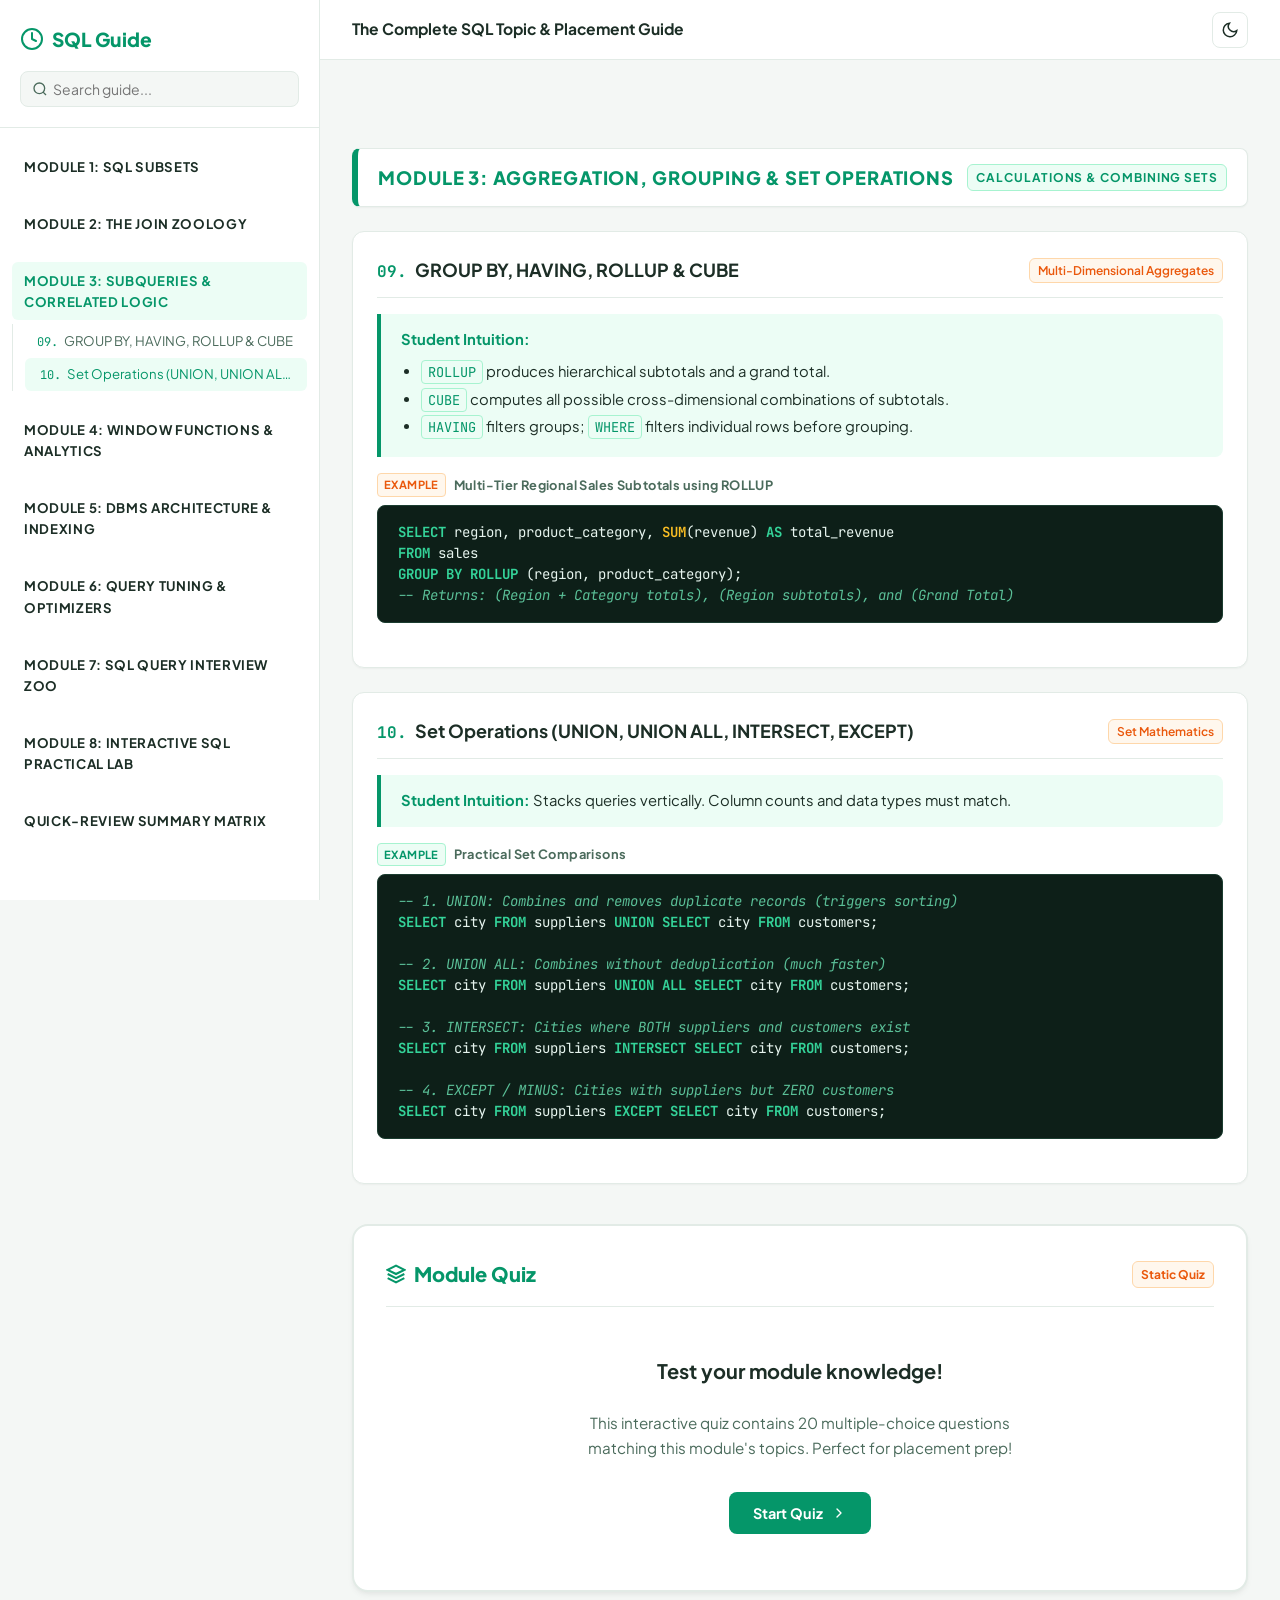
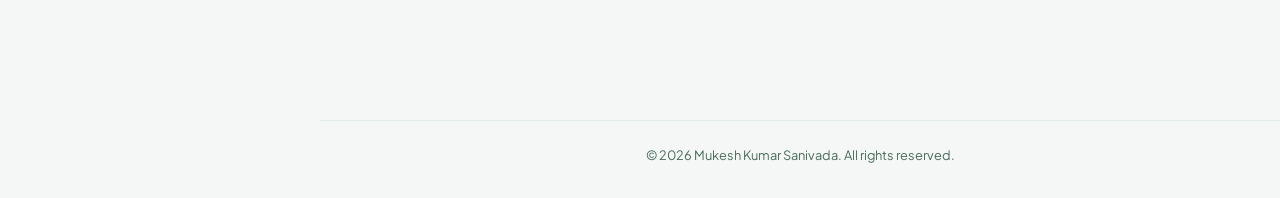
<file: module3.html>
<!DOCTYPE html>
<html lang="en" data-theme="light">

<head>
    <meta charset="UTF-8">
    <meta name="viewport" content="width=device-width, initial-scale=1.0">
    <title>Module 3: Aggregation, Grouping & Set Operations - SQL Topic & Placement Guide</title>
    <link rel="stylesheet" href="style.css">
</head>

<body>
    <div class="app-container">
        <!-- Sidebar Navigation -->
        <aside class="sidebar-wrapper" id="sidebar">
            <div class="sidebar-header">
                <div class="logo-area">
                    <svg width="24" height="24" viewBox="0 0 24 24" fill="none" stroke="currentColor" stroke-width="2"
                        stroke-linecap="round" stroke-linejoin="round" class="logo-icon">
                        <path d="M12 22c5.523 0 10-4.477 10-10S17.523 2 12 2 2 6.477 2 12s4.477 10 10 10z"></path>
                        <path d="M12 6v6l4 2"></path>
                    </svg>
                    <span class="logo-text">SQL Guide</span>
                </div>
                <button class="close-sidebar-btn" id="close-sidebar" aria-label="Close menu">
                    <svg width="18" height="18" viewBox="0 0 24 24" fill="none" stroke="currentColor" stroke-width="2">
                        <line x1="18" y1="6" x2="6" y2="18"></line>
                        <line x1="6" y1="6" x2="18" y2="18"></line>
                    </svg>
                </button>
                <div class="search-box">
                    <svg class="search-icon" width="16" height="16" viewBox="0 0 24 24" fill="none"
                        stroke="currentColor" stroke-width="2">
                        <circle cx="11" cy="11" r="8"></circle>
                        <line x1="21" y1="21" x2="16.65" y2="16.65"></line>
                    </svg>
                    <input type="text" id="search-input" placeholder="Search guide..." autocomplete="off">
                </div>
            </div>
            <nav class="toc-nav" id="toc-nav">
                <!-- Dynamically generated TOC -->
            </nav>
        </aside>

        <!-- Main Content Wrapper -->
        <div class="main-wrapper">
            <header class="top-nav">
                <div class="nav-left">
                    <button id="menu-toggle" class="menu-btn" aria-label="Toggle menu">
                        <svg width="20" height="20" viewBox="0 0 24 24" fill="none" stroke="currentColor"
                            stroke-width="2">
                            <line x1="3" y1="12" x2="21" y2="12"></line>
                            <line x1="3" y1="6" x2="21" y2="6"></line>
                            <line x1="3" y1="18" x2="21" y2="18"></line>
                        </svg>
                    </button>
                    <div class="nav-title">The Complete SQL Topic &amp; Placement Guide</div>
                </div>
                <div class="nav-actions">
                    <button id="theme-toggle" class="theme-btn" title="Toggle Light/Dark Theme">
                        <svg class="sun-icon" width="18" height="18" viewBox="0 0 24 24" fill="none"
                            stroke="currentColor" stroke-width="2">
                            <circle cx="12" cy="12" r="5"></circle>
                            <line x1="12" y1="1" x2="12" y2="3"></line>
                            <line x1="12" y1="21" x2="12" y2="23"></line>
                            <line x1="4.22" y1="4.22" x2="5.64" y2="5.64"></line>
                            <line x1="18.36" y1="18.36" x2="19.78" y2="19.78"></line>
                            <line x1="1" y1="12" x2="3" y2="12"></line>
                            <line x1="21" y1="12" x2="23" y2="12"></line>
                            <line x1="4.22" y1="19.78" x2="5.64" y2="18.36"></line>
                            <line x1="18.36" y1="5.64" x2="19.78" y2="4.22"></line>
                        </svg>
                        <svg class="moon-icon" width="18" height="18" viewBox="0 0 24 24" fill="none"
                            stroke="currentColor" stroke-width="2">
                            <path d="M21 12.79A9 9 0 1 1 11.21 3 7 7 0 0 0 21 12.79z"></path>
                        </svg>
                    </button>
                </div>
            </header>

            <div class="content-container">
                <!-- ================= MODULE 3 ================= -->
                <div class="module-header">
                    <span>Module 3: Aggregation, Grouping & Set Operations</span>
                    <span class="module-tag">Calculations & Combining Sets</span>
                </div>

                <!-- 3.1 Aggregation & ROLLUP / CUBE -->
                <div class="topic-card">
                    <div class="topic-top-bar">
                        <div><span class="topic-num">09.</span><span class="topic-heading">GROUP BY, HAVING, ROLLUP
                                &amp; CUBE</span></div>
                        <span class="topic-meta">Multi-Dimensional Aggregates</span>
                    </div>
                    <div class="intuition-box">
                        <strong>Student Intuition:</strong>
                        <ul class="bullet-list">
                            <li><span class="code-inline">ROLLUP</span> produces hierarchical subtotals and a grand
                                total.</li>
                            <li><span class="code-inline">CUBE</span> computes all possible cross-dimensional
                                combinations of subtotals.</li>
                            <li><span class="code-inline">HAVING</span> filters groups; <span
                                    class="code-inline">WHERE</span> filters individual rows before grouping.</li>
                        </ul>
                    </div>
                    <div class="code-section-header"><span class="badge-tricky">Example</span> Multi-Tier Regional Sales
                        Subtotals using ROLLUP</div>
                    <pre><span class="kw">SELECT</span> region, product_category, <span class="fn">SUM</span>(revenue) <span class="kw">AS</span> total_revenue
<span class="kw">FROM</span> sales
<span class="kw">GROUP BY ROLLUP</span> (region, product_category);
<span class="cm">-- Returns: (Region + Category totals), (Region subtotals), and (Grand Total)</span></pre>
                </div>

                <!-- 3.2 Set Operations -->
                <div class="topic-card">
                    <div class="topic-top-bar">
                        <div><span class="topic-num">10.</span><span class="topic-heading">Set Operations (UNION, UNION
                                ALL, INTERSECT, EXCEPT)</span></div>
                        <span class="topic-meta">Set Mathematics</span>
                    </div>
                    <div class="intuition-box">
                        <strong>Student Intuition:</strong> Stacks queries vertically. Column counts and data types must
                        match.
                    </div>
                    <div class="code-section-header"><span class="badge-easy">Example</span> Practical Set Comparisons
                    </div>
                    <pre><span class="cm">-- 1. UNION: Combines and removes duplicate records (triggers sorting)</span>
<span class="kw">SELECT</span> city <span class="kw">FROM</span> suppliers <span class="kw">UNION</span> <span class="kw">SELECT</span> city <span class="kw">FROM</span> customers;

<span class="cm">-- 2. UNION ALL: Combines without deduplication (much faster)</span>
<span class="kw">SELECT</span> city <span class="kw">FROM</span> suppliers <span class="kw">UNION ALL</span> <span class="kw">SELECT</span> city <span class="kw">FROM</span> customers;

<span class="cm">-- 3. INTERSECT: Cities where BOTH suppliers and customers exist</span>
<span class="kw">SELECT</span> city <span class="kw">FROM</span> suppliers <span class="kw">INTERSECT</span> <span class="kw">SELECT</span> city <span class="kw">FROM</span> customers;

<span class="cm">-- 4. EXCEPT / MINUS: Cities with suppliers but ZERO customers</span>
<span class="kw">SELECT</span> city <span class="kw">FROM</span> suppliers <span class="kw">EXCEPT</span> <span class="kw">SELECT</span> city <span class="kw">FROM</span> customers;</pre>
                </div>
            </div> <!-- close content-container -->

            <footer class="site-footer">© 2026 Mukesh Kumar Sanivada. All rights reserved.</footer>

        </div> <!-- close main-wrapper -->
    </div> <!-- close app-container -->

    <button id="back-to-top" class="back-to-top-btn" title="Back to top" aria-label="Back to top">
        <svg width="20" height="20" viewBox="0 0 24 24" fill="none" stroke="currentColor" stroke-width="2">
            <polyline points="18 15 12 9 6 15"></polyline>
        </svg>
    </button>

    <script src="script.js"></script>
    <script>
        window.QUIZ_QUESTIONS = [
            {
                    question: "What does COUNT(*) count?",
                    options: ["Only non-NULL values", "All rows, including NULL values and duplicate values", "Only unique values", "Only rows containing no duplicate values"],
                    correct: 1,
                    explanation: "COUNT(*) counts the total number of rows matching the query predicates, regardless of whether column values are NULL or duplicates."
                },
                {
                    question: "How does COUNT(column_name) differ from COUNT(*)?",
                    options: ["It performs faster", "It ignores rows where the specified column is NULL", "It only counts duplicate values", "It is syntax-invalid in standard SQL"],
                    correct: 1,
                    explanation: "COUNT(column_name) only counts rows where the specified column contains a non-NULL value."
                },
                {
                    question: "Why will this query fail to execute?",
                    code: "SELECT * FROM employees WHERE AVG(salary) > 50000;",
                    options: ["The column salary must be aggregated in the SELECT list", "Aggregate functions like AVG() are not allowed in the WHERE clause", "The WHERE clause requires a GROUP BY", "The salary column must be cast to FLOAT"],
                    correct: 1,
                    explanation: "Aggregate functions compute results across groups of rows. Since WHERE filters individual rows before grouping, aggregates are illegal in WHERE."
                },
                {
                    question: "Which clause is used to filter groups *after* aggregate functions have run?",
                    options: ["WHERE", "HAVING", "GROUP BY", "ORDER BY"],
                    correct: 1,
                    explanation: "The HAVING clause filters groups of rows. It is evaluated *after* aggregates and grouping are calculated."
                },
                {
                    question: "What is returned by SUM(salary) if the salary column contains only NULL values?",
                    options: ["0", "An error", "NULL", "The average salary"],
                    correct: 2,
                    explanation: "In SQL, aggregate functions like SUM, AVG, MIN, and MAX return NULL if they operate on a set containing only NULL values."
                },
                {
                    question: "Which set operation combines the results of two queries and removes all duplicates?",
                    options: ["UNION ALL", "UNION", "INTERSECT", "EXCEPT"],
                    correct: 1,
                    explanation: "UNION combines query results and performs a deduplication step to ensure only distinct rows are returned."
                },
                {
                    question: "Which set operation combines the results of two queries while retaining duplicate rows?",
                    options: ["UNION", "UNION ALL", "EXCEPT", "INTERSECT"],
                    correct: 1,
                    explanation: "UNION ALL combines results without a deduplication step, preserving all duplicates and executing faster than UNION."
                },
                {
                    question: "What does the INTERSECT operator do?",
                    options: ["Returns all rows from both queries", "Returns unique rows that appear in the first query but not the second", "Returns only unique rows that are common to both query results", "Joins tables horizontally"],
                    correct: 2,
                    explanation: "INTERSECT returns the mathematical intersection of the two query result sets, returning only unique rows found in both."
                },
                {
                    question: "What does the EXCEPT (or MINUS in Oracle) operator do?",
                    options: ["Returns common rows", "Returns unique rows in the first query that do not exist in the second query's results", "Adds a column to the table", "Exceptions log errors"],
                    correct: 1,
                    explanation: "EXCEPT returns rows unique to the first query that are not found in the second query's result set."
                },
                {
                    question: "What must be true about queries combined with set operations like UNION, INTERSECT, or EXCEPT?",
                    options: ["They must reference the same tables", "They must have the same number of columns in the same order, with compatible data types", "They must use the same WHERE clause", "They must have primary keys"],
                    correct: 1,
                    explanation: "Set operations combine rows vertically. Thus, the columns must match in number, position, and data type compatibility."
                },
                {
                    question: "How does GROUP BY handle rows with NULL values in the grouping column?",
                    options: ["It discards them", "It groups all NULL values together into a single group", "It places each NULL value in its own group", "It throws an error"],
                    correct: 1,
                    explanation: "GROUP BY treats NULL as a group. All rows with NULL in the grouping column are aggregated into one group."
                },
                {
                    question: "Can you group results by multiple columns (e.g. GROUP BY department_id, job_title)?",
                    options: ["No, you can only group by one column", "Yes, it creates group subdivisions for each unique combination of those columns", "Only if columns are part of a composite key", "Only if you use subqueries"],
                    correct: 1,
                    explanation: "Grouping by multiple columns forms sub-groups for each unique combination of values across those columns."
                },
                {
                    question: "Why will this query fail in standard ANSI SQL?",
                    code: "SELECT department_id, job_title, AVG(salary)\nFROM employees\nGROUP BY department_id;",
                    options: ["AVG cannot operate on the salary column", "job_title in the SELECT list is neither aggregated nor listed in the GROUP BY clause", "The table requires a primary key index", "The query is missing a WHERE clause"],
                    correct: 1,
                    explanation: "Every column in the SELECT list that is not part of an aggregate function must be specified in the GROUP BY clause."
                },
                {
                    question: "Why is UNION ALL generally faster than UNION?",
                    options: ["It skips sorting and hashing steps needed to eliminate duplicates", "It uses indices", "It runs in parallel threads", "It ignores NULLs"],
                    correct: 0,
                    explanation: "UNION must deduplicate, which requires sorting or hashing the combined result set. UNION ALL simply appends results, which is much cheaper."
                },
                {
                    question: "What does MAX(name) return on a string/VARCHAR column containing names?",
                    options: ["The longest name in bytes", "The name containing the most vowels", "The name that is alphabetically last", "NULL"],
                    correct: 2,
                    explanation: "For text columns, MIN and MAX use alphabetical sorting. MAX returns the value that appears last alphabetically."
                },
                {
                    question: "Does the INTERSECT operator remove duplicate rows?",
                    options: ["No, it keeps duplicates from both sides", "Yes, it returns only unique rows present in both sets", "Only if run on primary keys", "Only in MySQL"],
                    correct: 1,
                    explanation: "Like UNION, the standard INTERSECT operator filters out duplicate rows to return a distinct set of intersecting records."
                },
                {
                    question: "Which of the following aggregate functions does NOT ignore NULL values?",
                    options: ["SUM()", "AVG()", "COUNT(*)", "COUNT(column)"],
                    correct: 2,
                    explanation: "All aggregates ignore NULL values except COUNT(*), which counts every row regardless of NULL column states."
                },
                {
                    question: "Can you write a HAVING clause without a GROUP BY clause in the query?",
                    options: ["No, HAVING requires GROUP BY", "Yes, it treats the entire table as a single aggregated group", "Only in MySQL", "Only if there is an index"],
                    correct: 1,
                    explanation: "If you omit GROUP BY, HAVING treats all rows as one single group. For example, SELECT SUM(val) FROM t HAVING SUM(val) > 100 is valid."
                },
                {
                    question: "What is the correct syntax order of these clauses in a query?",
                    options: ["SELECT, WHERE, GROUP BY, HAVING, ORDER BY", "SELECT, GROUP BY, WHERE, HAVING, ORDER BY", "SELECT, WHERE, HAVING, GROUP BY, ORDER BY", "SELECT, HAVING, WHERE, GROUP BY, ORDER BY"],
                    correct: 0,
                    explanation: "The syntactical order of an SQL query is: SELECT, FROM, WHERE, GROUP BY, HAVING, ORDER BY."
                },
                {
                    question: "In what order does the database engine logically process the SQL query clauses?",
                    options: ["SELECT -> FROM -> WHERE -> GROUP BY", "FROM -> WHERE -> GROUP BY -> HAVING -> SELECT -> ORDER BY", "SELECT -> GROUP BY -> HAVING -> FROM -> WHERE", "FROM -> SELECT -> WHERE -> GROUP BY"],
                    correct: 1,
                    explanation: "The query planner begins at FROM (locate data), filters rows (WHERE), groups them (GROUP BY), filters groups (HAVING), extracts columns (SELECT), and finally sorts (ORDER BY)."
                }
        ];
    </script>
</body>
</html>
</file>
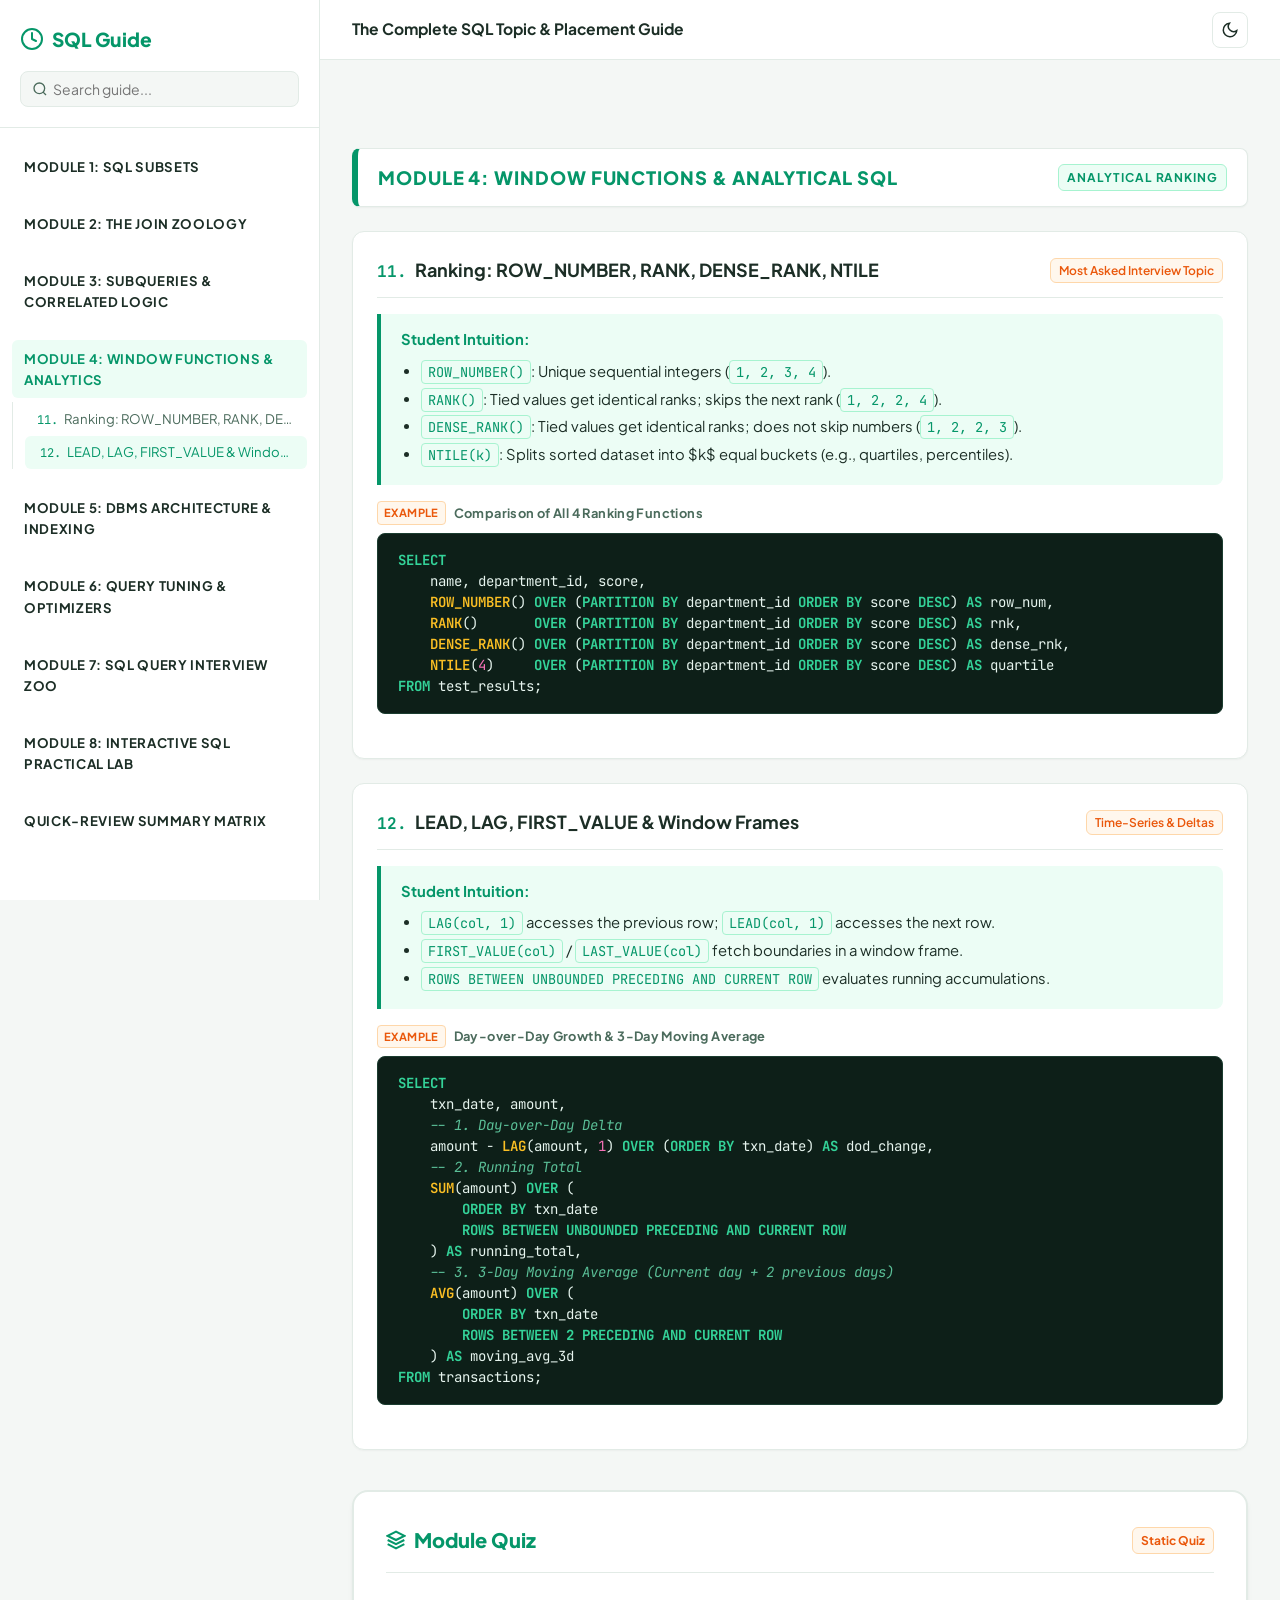
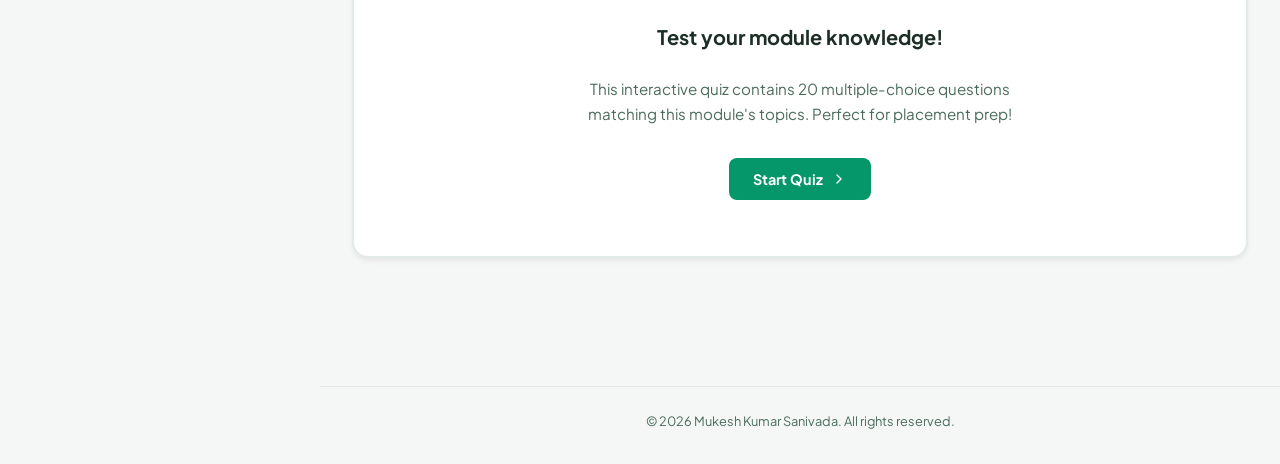
<file: module4.html>
<!DOCTYPE html>
<html lang="en" data-theme="light">

<head>
    <meta charset="UTF-8">
    <meta name="viewport" content="width=device-width, initial-scale=1.0">
    <title>Module 4: Window Functions & Analytics - SQL Topic & Placement Guide</title>
    <link rel="stylesheet" href="style.css">
</head>

<body>
    <div class="app-container">
        <!-- Sidebar Navigation -->
        <aside class="sidebar-wrapper" id="sidebar">
            <div class="sidebar-header">
                <div class="logo-area">
                    <svg width="24" height="24" viewBox="0 0 24 24" fill="none" stroke="currentColor" stroke-width="2"
                        stroke-linecap="round" stroke-linejoin="round" class="logo-icon">
                        <path d="M12 22c5.523 0 10-4.477 10-10S17.523 2 12 2 2 6.477 2 12s4.477 10 10 10z"></path>
                        <path d="M12 6v6l4 2"></path>
                    </svg>
                    <span class="logo-text">SQL Guide</span>
                </div>
                <button class="close-sidebar-btn" id="close-sidebar" aria-label="Close menu">
                    <svg width="18" height="18" viewBox="0 0 24 24" fill="none" stroke="currentColor" stroke-width="2">
                        <line x1="18" y1="6" x2="6" y2="18"></line>
                        <line x1="6" y1="6" x2="18" y2="18"></line>
                    </svg>
                </button>
                <div class="search-box">
                    <svg class="search-icon" width="16" height="16" viewBox="0 0 24 24" fill="none"
                        stroke="currentColor" stroke-width="2">
                        <circle cx="11" cy="11" r="8"></circle>
                        <line x1="21" y1="21" x2="16.65" y2="16.65"></line>
                    </svg>
                    <input type="text" id="search-input" placeholder="Search guide..." autocomplete="off">
                </div>
            </div>
            <nav class="toc-nav" id="toc-nav">
                <!-- Dynamically generated TOC -->
            </nav>
        </aside>

        <!-- Main Content Wrapper -->
        <div class="main-wrapper">
            <header class="top-nav">
                <div class="nav-left">
                    <button id="menu-toggle" class="menu-btn" aria-label="Toggle menu">
                        <svg width="20" height="20" viewBox="0 0 24 24" fill="none" stroke="currentColor"
                            stroke-width="2">
                            <line x1="3" y1="12" x2="21" y2="12"></line>
                            <line x1="3" y1="6" x2="21" y2="6"></line>
                            <line x1="3" y1="18" x2="21" y2="18"></line>
                        </svg>
                    </button>
                    <div class="nav-title">The Complete SQL Topic &amp; Placement Guide</div>
                </div>
                <div class="nav-actions">
                    <button id="theme-toggle" class="theme-btn" title="Toggle Light/Dark Theme">
                        <svg class="sun-icon" width="18" height="18" viewBox="0 0 24 24" fill="none"
                            stroke="currentColor" stroke-width="2">
                            <circle cx="12" cy="12" r="5"></circle>
                            <line x1="12" y1="1" x2="12" y2="3"></line>
                            <line x1="12" y1="21" x2="12" y2="23"></line>
                            <line x1="4.22" y1="4.22" x2="5.64" y2="5.64"></line>
                            <line x1="18.36" y1="18.36" x2="19.78" y2="19.78"></line>
                            <line x1="1" y1="12" x2="3" y2="12"></line>
                            <line x1="21" y1="12" x2="23" y2="12"></line>
                            <line x1="4.22" y1="19.78" x2="5.64" y2="18.36"></line>
                            <line x1="18.36" y1="5.64" x2="19.78" y2="4.22"></line>
                        </svg>
                        <svg class="moon-icon" width="18" height="18" viewBox="0 0 24 24" fill="none"
                            stroke="currentColor" stroke-width="2">
                            <path d="M21 12.79A9 9 0 1 1 11.21 3 7 7 0 0 0 21 12.79z"></path>
                        </svg>
                    </button>
                </div>
            </header>

            <div class="content-container">
                <!-- ================= MODULE 4 ================= -->
                <div class="module-header">
                    <span>Module 4: Window Functions & Analytical SQL</span>
                    <span class="module-tag">Analytical Ranking</span>
                </div>

                <!-- 4.1 Ranking Functions -->
                <div class="topic-card">
                    <div class="topic-top-bar">
                        <div><span class="topic-num">11.</span><span class="topic-heading">Ranking: ROW_NUMBER, RANK,
                                DENSE_RANK, NTILE</span></div>
                        <span class="topic-meta">Most Asked Interview Topic</span>
                    </div>
                    <div class="intuition-box">
                        <strong>Student Intuition:</strong>
                        <ul class="bullet-list">
                            <li><span class="code-inline">ROW_NUMBER()</span>: Unique sequential integers (<span
                                    class="code-inline">1, 2, 3, 4</span>).</li>
                            <li><span class="code-inline">RANK()</span>: Tied values get identical ranks; skips the next
                                rank (<span class="code-inline">1, 2, 2, 4</span>).</li>
                            <li><span class="code-inline">DENSE_RANK()</span>: Tied values get identical ranks; does not
                                skip numbers (<span class="code-inline">1, 2, 2, 3</span>).</li>
                            <li><span class="code-inline">NTILE(k)</span>: Splits sorted dataset into $k$ equal buckets
                                (e.g., quartiles, percentiles).</li>
                        </ul>
                    </div>
                    <div class="code-section-header"><span class="badge-tricky">Example</span> Comparison of All 4
                        Ranking Functions</div>
                    <pre><span class="kw">SELECT</span> 
    name, department_id, score,
    <span class="fn">ROW_NUMBER</span>() <span class="kw">OVER</span> (<span class="kw">PARTITION BY</span> department_id <span class="kw">ORDER BY</span> score <span class="kw">DESC</span>) <span class="kw">AS</span> row_num,
    <span class="fn">RANK</span>()       <span class="kw">OVER</span> (<span class="kw">PARTITION BY</span> department_id <span class="kw">ORDER BY</span> score <span class="kw">DESC</span>) <span class="kw">AS</span> rnk,
    <span class="fn">DENSE_RANK</span>() <span class="kw">OVER</span> (<span class="kw">PARTITION BY</span> department_id <span class="kw">ORDER BY</span> score <span class="kw">DESC</span>) <span class="kw">AS</span> dense_rnk,
    <span class="fn">NTILE</span>(<span class="num">4</span>)     <span class="kw">OVER</span> (<span class="kw">PARTITION BY</span> department_id <span class="kw">ORDER BY</span> score <span class="kw">DESC</span>) <span class="kw">AS</span> quartile
<span class="kw">FROM</span> test_results;</pre>
                </div>

                <!-- 4.2 Value Functions & Running Frames -->
                <div class="topic-card">
                    <div class="topic-top-bar">
                        <div><span class="topic-num">12.</span><span class="topic-heading">LEAD, LAG, FIRST_VALUE &amp;
                                Window Frames</span></div>
                        <span class="topic-meta">Time-Series &amp; Deltas</span>
                    </div>
                    <div class="intuition-box">
                        <strong>Student Intuition:</strong>
                        <ul class="bullet-list">
                            <li><span class="code-inline">LAG(col, 1)</span> accesses the previous row; <span
                                    class="code-inline">LEAD(col, 1)</span> accesses the next row.</li>
                            <li><span class="code-inline">FIRST_VALUE(col)</span> / <span
                                    class="code-inline">LAST_VALUE(col)</span> fetch boundaries in a window frame.</li>
                            <li><span class="code-inline">ROWS BETWEEN UNBOUNDED PRECEDING AND CURRENT ROW</span>
                                evaluates running accumulations.</li>
                        </ul>
                    </div>
                    <div class="code-section-header"><span class="badge-tricky">Example</span> Day-over-Day Growth &
                        3-Day Moving Average</div>
                    <pre><span class="kw">SELECT</span> 
    txn_date, amount,
    <span class="cm">-- 1. Day-over-Day Delta</span>
    amount - <span class="fn">LAG</span>(amount, <span class="num">1</span>) <span class="kw">OVER</span> (<span class="kw">ORDER BY</span> txn_date) <span class="kw">AS</span> dod_change,
    <span class="cm">-- 2. Running Total</span>
    <span class="fn">SUM</span>(amount) <span class="kw">OVER</span> (
        <span class="kw">ORDER BY</span> txn_date 
        <span class="kw">ROWS BETWEEN UNBOUNDED PRECEDING AND CURRENT ROW</span>
    ) <span class="kw">AS</span> running_total,
    <span class="cm">-- 3. 3-Day Moving Average (Current day + 2 previous days)</span>
    <span class="fn">AVG</span>(amount) <span class="kw">OVER</span> (
        <span class="kw">ORDER BY</span> txn_date 
        <span class="kw">ROWS BETWEEN 2 PRECEDING AND CURRENT ROW</span>
    ) <span class="kw">AS</span> moving_avg_3d
<span class="kw">FROM</span> transactions;</pre>
                </div>
            </div> <!-- close content-container -->

            <footer class="site-footer">© 2026 Mukesh Kumar Sanivada. All rights reserved.</footer>

        </div> <!-- close main-wrapper -->
    </div> <!-- close app-container -->

    <button id="back-to-top" class="back-to-top-btn" title="Back to top" aria-label="Back to top">
        <svg width="20" height="20" viewBox="0 0 24 24" fill="none" stroke="currentColor" stroke-width="2">
            <polyline points="18 15 12 9 6 15"></polyline>
        </svg>
    </button>

    <script src="script.js"></script>
    <script>
        window.QUIZ_QUESTIONS = [
            {
                    question: "What is the key difference between window functions and GROUP BY aggregates?",
                    options: ["Window functions are faster", "GROUP BY collapses individual rows; window functions compute aggregates while keeping all individual rows visible", "Window functions can only be run on numbers", "GROUP BY is only for SQL Server"],
                    correct: 1,
                    explanation: "While GROUP BY reduces multiple rows to single summary rows, window functions calculate values over frames of rows while returning all original detail rows."
                },
                {
                    question: "Which clause is mandatory in any query using a window function?",
                    options: ["GROUP BY", "HAVING", "OVER", "PARTITION BY"],
                    correct: 2,
                    explanation: "The OVER clause defines the window (partitioning, ordering, and framing) for the function. It is mandatory."
                },
                {
                    question: "What does the PARTITION BY sub-clause inside OVER() do?",
                    options: ["It divides the result set into partitions to apply the function independently to each partition", "It sorts the rows", "It deletes duplicate records", "It creates physical partitions on disk"],
                    correct: 0,
                    explanation: "PARTITION BY groups rows with similar values into partitions. The window function resets and recalculates for each partition."
                },
                {
                    question: "Given a scores list: [100, 100, 90], what are values of r and dr for the score 90 in this query?",
                    code: "SELECT score,\n       RANK() OVER (ORDER BY score DESC) as r,\n       DENSE_RANK() OVER (ORDER BY score DESC) as dr\nFROM scores;",
                    options: ["r = 2, dr = 2", "r = 3, dr = 2", "r = 2, dr = 3", "r = 3, dr = 3"],
                    correct: 1,
                    explanation: "RANK leaves gaps. The first two scores (100) are ranked 1, so the next score (90) is ranked 3. DENSE_RANK does not leave gaps, assigning rank 2 to 90."
                },
                {
                    question: "What does the ROW_NUMBER() window function assign?",
                    options: ["A random number", "A unique sequential integer to each row in the window partition, starting at 1", "The primary key of the row", "The count of rows"],
                    correct: 1,
                    explanation: "ROW_NUMBER() guarantees a unique sequential number from 1 to N for each row in a partition based on the window sort order."
                },
                {
                    question: "What does the LEAD() window function do?",
                    options: ["Retrieves a value from a subsequent row in the partition relative to the current row", "Retrieves a value from a preceding row", "Selects the highest value", "Creates an index"],
                    correct: 0,
                    explanation: "LEAD() lets you access data from rows further down the partition without doing self-joins."
                },
                {
                    question: "What does the LAG() window function do?",
                    options: ["Retrieves a value from a preceding row in the partition relative to the current row", "Retrieves a value from a subsequent row", "Finds the lowest value", "Introduces latency"],
                    correct: 0,
                    explanation: "LAG() accesses data from rows further up (preceding) in the partition relative to the current row's position."
                },
                {
                    question: "What is the function NTILE(4) used for?",
                    options: ["Selecting every fourth row", "Dividing rows in each partition into 4 numbered buckets as equally as possible", "Rounding numbers to 4 decimal places", "Grouping rows into 4 separate tables"],
                    correct: 1,
                    explanation: "NTILE(n) splits the ordered partition into 'n' groups and returns the group bucket number (1 to n) for each row."
                },
                {
                    question: "What is the default window frame if ORDER BY is specified, but no ROWS/RANGE frame is defined?",
                    options: ["ROWS BETWEEN UNBOUNDED PRECEDING AND UNBOUNDED FOLLOWING", "RANGE BETWEEN UNBOUNDED PRECEDING AND CURRENT ROW", "ROWS BETWEEN CURRENT ROW AND UNBOUNDED FOLLOWING", "There is no default, it throws an error"],
                    correct: 1,
                    explanation: "When ORDER BY is present, the default frame is RANGE BETWEEN UNBOUNDED PRECEDING AND CURRENT ROW, which calculates cumulative sums/aggregates."
                },
                {
                    question: "How do you define a window frame that includes exactly 3 preceding rows and the current row?",
                    options: ["ROWS 3 PRECEDING", "ROWS BETWEEN 3 PRECEDING AND CURRENT ROW", "RANGE 3 PRECEDING", "ROWS BETWEEN CURRENT ROW AND 3 FOLLOWING"],
                    correct: 1,
                    explanation: "Using 'ROWS BETWEEN 3 PRECEDING AND CURRENT ROW' establishes a sliding window frame of exactly 4 rows."
                },
                {
                    question: "Can window functions be placed in the WHERE clause (e.g. WHERE ROW_NUMBER() OVER (...) = 1)?",
                    options: ["Yes, always", "No, because WHERE filters rows *before* window functions are calculated", "Only in Oracle", "Only if grouping exists"],
                    correct: 1,
                    explanation: "Window functions execute in the SELECT phase, which happens *after* the WHERE clause. To filter on window outputs, you must wrap the query in a CTE or subquery."
                },
                {
                    question: "What does the FIRST_VALUE(col) function return?",
                    options: ["The lowest value of the column", "The value of col from the first row of the window frame", "The default value", "The value from row number 1 of the table"],
                    correct: 1,
                    explanation: "FIRST_VALUE retrieves the specified column's value from the very first row within the window frame boundaries."
                },
                {
                    question: "What is returned by LEAD(salary, 2, 0) if the offset goes beyond the partition bounds?",
                    options: ["NULL", "An error", "0", "The salary of the last row"],
                    correct: 2,
                    explanation: "The third argument in LEAD/LAG defines the default value to return if the offset falls out of partition bounds."
                },
                {
                    question: "How do you calculate a running total of sales ordered by date?",
                    options: ["SUM(sales) GROUP BY sales_date", "SUM(sales) OVER (ORDER BY sales_date)", "SUM(sales) OVER (PARTITION BY sales_date)", "SUM(sales) OVER (ROWS BETWEEN UNBOUNDED PRECEDING AND UNBOUNDED FOLLOWING)"],
                    correct: 1,
                    explanation: "Using SUM(col) OVER (ORDER BY col2) creates a default running sum frame from start of partition to the current row."
                },
                {
                    question: "How does the default RANGE framing treat rows with identical ORDER BY sorting values?",
                    options: ["It assigns sequential ranks", "It aggregates them together as peers, summing them all at once in running totals", "It throws a duplicate error", "It ignores them"],
                    correct: 1,
                    explanation: "RANGE treats duplicate sorting values as equal peers. If two rows share a date, a RANGE running total sums both salaries and shows the same accumulated value for both."
                },
                {
                    question: "Why should you use ROW_NUMBER() instead of RANK() if you want to find the single latest login record?",
                    options: ["It executes faster", "It guarantees a unique index, ensuring exactly one row is chosen even if timestamps tie", "RANK does not support DESC sorting", "ROW_NUMBER ignores NULLs"],
                    correct: 1,
                    explanation: "If two logins tie for the latest timestamp, RANK will assign both a rank of 1. ROW_NUMBER assigns 1 and 2, allowing you to select exactly one row."
                },
                {
                    question: "In which clauses of an SQL query are window functions allowed?",
                    options: ["SELECT and WHERE", "SELECT and ORDER BY", "FROM and GROUP BY", "HAVING and SELECT"],
                    correct: 1,
                    explanation: "Under ANSI SQL standards, window functions are only allowed in the SELECT list and the final ORDER BY clause."
                },
                {
                    question: "What does LAST_VALUE(col) return under the default RANGE frame (RANGE BETWEEN UNBOUNDED PRECEDING AND CURRENT ROW)?",
                    options: ["The last row in the partition", "The current row's value, because the frame ends at the current row", "NULL", "An error"],
                    correct: 1,
                    explanation: "Since the default frame ends at the CURRENT ROW, LAST_VALUE only looks up to the current row, returning the current row's value instead of the absolute last value. To fix this, define the frame as BETWEEN UNBOUNDED PRECEDING AND UNBOUNDED FOLLOWING."
                },
                {
                    question: "How do you find the second-highest salary using window functions?",
                    options: ["SELECT DENSE_RANK() OVER (ORDER BY salary DESC) = 2", "Define DENSE_RANK() in a CTE or subquery, then filter rank = 2 in the outer query", "SELECT MAX(salary) WHERE salary < MAX(salary)", "Use NTILE(2)"],
                    correct: 1,
                    explanation: "Since window functions cannot be filtered in WHERE directly, you compute ranks in a subquery/CTE and filter on the alias in the outer query."
                },
                {
                    question: "How is the sorting order of rows inside a window partition determined?",
                    options: ["By the main ORDER BY clause at the end of the query", "By the ORDER BY sub-clause inside the OVER() clause of that window function", "By the table's clustered index", "By physical insert order"],
                    correct: 1,
                    explanation: "Each window function can have its own independent sorting sequence defined inside its OVER(ORDER BY ...) clause, which is independent of the query's main sorting."
                }
        ];
    </script>
</body>
</html>
</file>
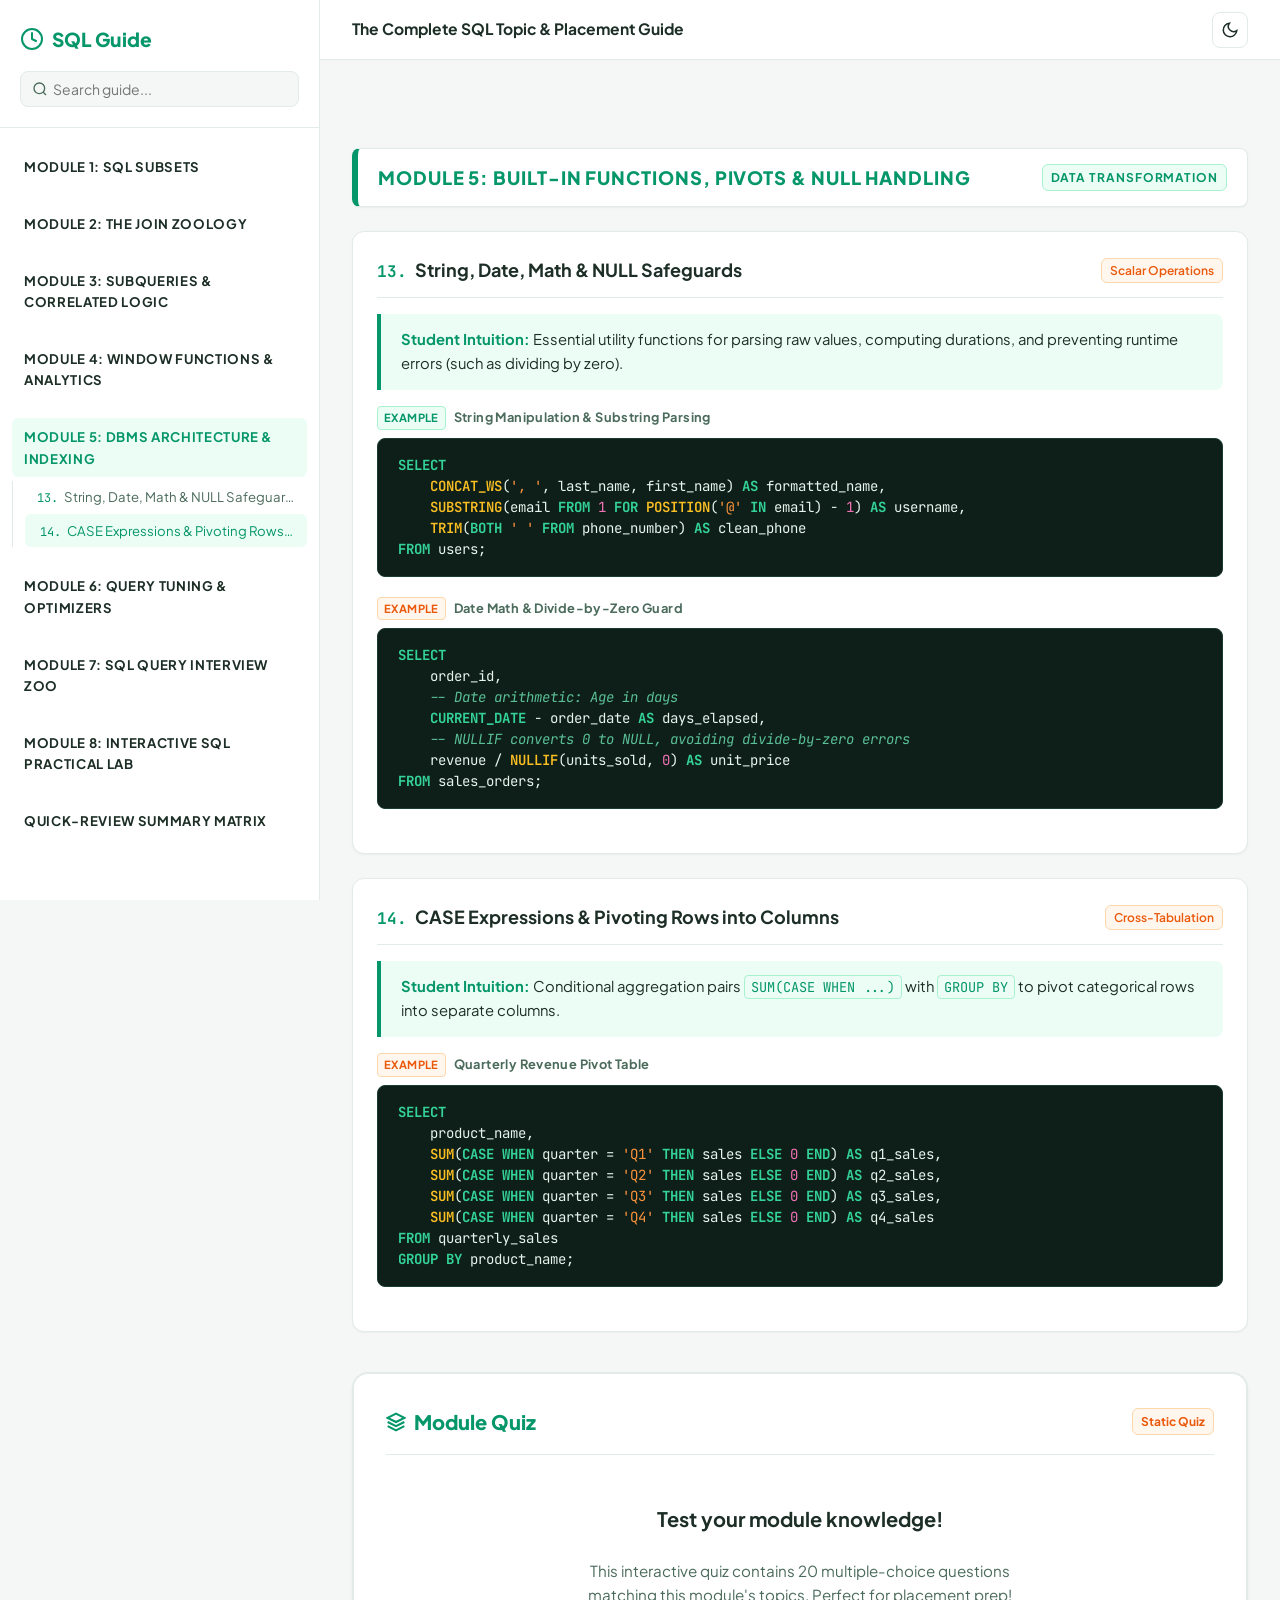
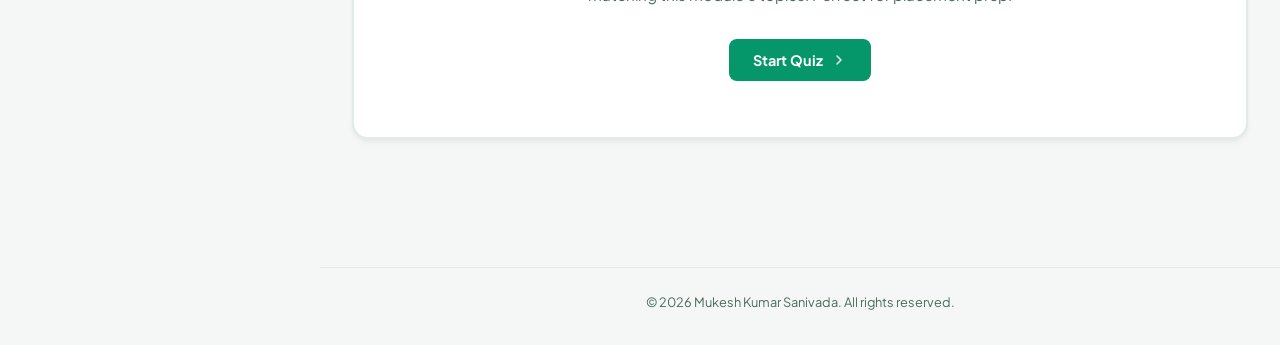
<file: module5.html>
<!DOCTYPE html>
<html lang="en" data-theme="light">

<head>
    <meta charset="UTF-8">
    <meta name="viewport" content="width=device-width, initial-scale=1.0">
    <title>Module 5: DBMS Architecture & Indexing - SQL Topic & Placement Guide</title>
    <link rel="stylesheet" href="style.css">
</head>

<body>
    <div class="app-container">
        <!-- Sidebar Navigation -->
        <aside class="sidebar-wrapper" id="sidebar">
            <div class="sidebar-header">
                <div class="logo-area">
                    <svg width="24" height="24" viewBox="0 0 24 24" fill="none" stroke="currentColor" stroke-width="2"
                        stroke-linecap="round" stroke-linejoin="round" class="logo-icon">
                        <path d="M12 22c5.523 0 10-4.477 10-10S17.523 2 12 2 2 6.477 2 12s4.477 10 10 10z"></path>
                        <path d="M12 6v6l4 2"></path>
                    </svg>
                    <span class="logo-text">SQL Guide</span>
                </div>
                <button class="close-sidebar-btn" id="close-sidebar" aria-label="Close menu">
                    <svg width="18" height="18" viewBox="0 0 24 24" fill="none" stroke="currentColor" stroke-width="2">
                        <line x1="18" y1="6" x2="6" y2="18"></line>
                        <line x1="6" y1="6" x2="18" y2="18"></line>
                    </svg>
                </button>
                <div class="search-box">
                    <svg class="search-icon" width="16" height="16" viewBox="0 0 24 24" fill="none"
                        stroke="currentColor" stroke-width="2">
                        <circle cx="11" cy="11" r="8"></circle>
                        <line x1="21" y1="21" x2="16.65" y2="16.65"></line>
                    </svg>
                    <input type="text" id="search-input" placeholder="Search guide..." autocomplete="off">
                </div>
            </div>
            <nav class="toc-nav" id="toc-nav">
                <!-- Dynamically generated TOC -->
            </nav>
        </aside>

        <!-- Main Content Wrapper -->
        <div class="main-wrapper">
            <header class="top-nav">
                <div class="nav-left">
                    <button id="menu-toggle" class="menu-btn" aria-label="Toggle menu">
                        <svg width="20" height="20" viewBox="0 0 24 24" fill="none" stroke="currentColor"
                            stroke-width="2">
                            <line x1="3" y1="12" x2="21" y2="12"></line>
                            <line x1="3" y1="6" x2="21" y2="6"></line>
                            <line x1="3" y1="18" x2="21" y2="18"></line>
                        </svg>
                    </button>
                    <div class="nav-title">The Complete SQL Topic &amp; Placement Guide</div>
                </div>
                <div class="nav-actions">
                    <button id="theme-toggle" class="theme-btn" title="Toggle Light/Dark Theme">
                        <svg class="sun-icon" width="18" height="18" viewBox="0 0 24 24" fill="none"
                            stroke="currentColor" stroke-width="2">
                            <circle cx="12" cy="12" r="5"></circle>
                            <line x1="12" y1="1" x2="12" y2="3"></line>
                            <line x1="12" y1="21" x2="12" y2="23"></line>
                            <line x1="4.22" y1="4.22" x2="5.64" y2="5.64"></line>
                            <line x1="18.36" y1="18.36" x2="19.78" y2="19.78"></line>
                            <line x1="1" y1="12" x2="3" y2="12"></line>
                            <line x1="21" y1="12" x2="23" y2="12"></line>
                            <line x1="4.22" y1="19.78" x2="5.64" y2="18.36"></line>
                            <line x1="18.36" y1="5.64" x2="19.78" y2="4.22"></line>
                        </svg>
                        <svg class="moon-icon" width="18" height="18" viewBox="0 0 24 24" fill="none"
                            stroke="currentColor" stroke-width="2">
                            <path d="M21 12.79A9 9 0 1 1 11.21 3 7 7 0 0 0 21 12.79z"></path>
                        </svg>
                    </button>
                </div>
            </header>

            <div class="content-container">
                <!-- ================= MODULE 5 ================= -->
                <div class="module-header">
                    <span>Module 5: Built-in Functions, Pivots & NULL Handling</span>
                    <span class="module-tag">Data Transformation</span>
                </div>

                <!-- 5.1 String, Date & NULL Functions -->
                <div class="topic-card">
                    <div class="topic-top-bar">
                        <div><span class="topic-num">13.</span><span class="topic-heading">String, Date, Math &amp; NULL
                                Safeguards</span></div>
                        <span class="topic-meta">Scalar Operations</span>
                    </div>
                    <div class="intuition-box">
                        <strong>Student Intuition:</strong> Essential utility functions for parsing raw values,
                        computing durations, and preventing runtime errors (such as dividing by zero).
                    </div>
                    <div class="code-section-header"><span class="badge-easy">Example</span> String Manipulation &
                        Substring Parsing</div>
                    <pre><span class="kw">SELECT</span> 
    <span class="fn">CONCAT_WS</span>(<span class="str">', '</span>, last_name, first_name) <span class="kw">AS</span> formatted_name,
    <span class="fn">SUBSTRING</span>(email <span class="kw">FROM</span> <span class="num">1</span> <span class="kw">FOR</span> <span class="fn">POSITION</span>(<span class="str">'@'</span> <span class="kw">IN</span> email) - <span class="num">1</span>) <span class="kw">AS</span> username,
    <span class="fn">TRIM</span>(<span class="kw">BOTH</span> <span class="str">' '</span> <span class="kw">FROM</span> phone_number) <span class="kw">AS</span> clean_phone
<span class="kw">FROM</span> users;</pre>

                    <div class="code-section-header"><span class="badge-tricky">Example</span> Date Math &
                        Divide-by-Zero Guard</div>
                    <pre><span class="kw">SELECT</span> 
    order_id,
    <span class="cm">-- Date arithmetic: Age in days</span>
    <span class="kw">CURRENT_DATE</span> - order_date <span class="kw">AS</span> days_elapsed,
    <span class="cm">-- NULLIF converts 0 to NULL, avoiding divide-by-zero errors</span>
    revenue / <span class="fn">NULLIF</span>(units_sold, <span class="num">0</span>) <span class="kw">AS</span> unit_price
<span class="kw">FROM</span> sales_orders;</pre>
                </div>

                <!-- 5.2 CASE Expressions & Pivoting -->
                <div class="topic-card">
                    <div class="topic-top-bar">
                        <div><span class="topic-num">14.</span><span class="topic-heading">CASE Expressions & Pivoting
                                Rows into Columns</span></div>
                        <span class="topic-meta">Cross-Tabulation</span>
                    </div>
                    <div class="intuition-box">
                        <strong>Student Intuition:</strong> Conditional aggregation pairs <span
                            class="code-inline">SUM(CASE WHEN ...)</span> with <span class="code-inline">GROUP BY</span>
                        to pivot categorical rows into separate columns.
                    </div>
                    <div class="code-section-header"><span class="badge-tricky">Example</span> Quarterly Revenue Pivot
                        Table</div>
                    <pre><span class="kw">SELECT</span> 
    product_name,
    <span class="fn">SUM</span>(<span class="kw">CASE WHEN</span> quarter = <span class="str">'Q1'</span> <span class="kw">THEN</span> sales <span class="kw">ELSE</span> <span class="num">0</span> <span class="kw">END</span>) <span class="kw">AS</span> q1_sales,
    <span class="fn">SUM</span>(<span class="kw">CASE WHEN</span> quarter = <span class="str">'Q2'</span> <span class="kw">THEN</span> sales <span class="kw">ELSE</span> <span class="num">0</span> <span class="kw">END</span>) <span class="kw">AS</span> q2_sales,
    <span class="fn">SUM</span>(<span class="kw">CASE WHEN</span> quarter = <span class="str">'Q3'</span> <span class="kw">THEN</span> sales <span class="kw">ELSE</span> <span class="num">0</span> <span class="kw">END</span>) <span class="kw">AS</span> q3_sales,
    <span class="fn">SUM</span>(<span class="kw">CASE WHEN</span> quarter = <span class="str">'Q4'</span> <span class="kw">THEN</span> sales <span class="kw">ELSE</span> <span class="num">0</span> <span class="kw">END</span>) <span class="kw">AS</span> q4_sales
<span class="kw">FROM</span> quarterly_sales
<span class="kw">GROUP BY</span> product_name;</pre>
                </div>
            </div> <!-- close content-container -->

            <footer class="site-footer">© 2026 Mukesh Kumar Sanivada. All rights reserved.</footer>

        </div> <!-- close main-wrapper -->
    </div> <!-- close app-container -->

    <button id="back-to-top" class="back-to-top-btn" title="Back to top" aria-label="Back to top">
        <svg width="20" height="20" viewBox="0 0 24 24" fill="none" stroke="currentColor" stroke-width="2">
            <polyline points="18 15 12 9 6 15"></polyline>
        </svg>
    </button>

    <script src="script.js"></script>
    <script>
        window.QUIZ_QUESTIONS = [
            {
                    question: "What value does this query return?",
                    code: "SELECT COALESCE(NULL, NULL, 'Gemini', 'SQL') as res;",
                    options: ["NULL", "'Gemini'", "'SQL'", "'Gemini, SQL'"],
                    correct: 1,
                    explanation: "COALESCE returns the first non-NULL value in its arguments list. Here, 'Gemini' is the first non-NULL value."
                },
                {
                    question: "What does NULLIF(100, 100) return?",
                    options: ["0", "100", "NULL", "An error"],
                    correct: 2,
                    explanation: "NULLIF(x, y) returns NULL if x equals y. If they are different, it returns the first argument (x)."
                },
                {
                    question: "What is the result of '100 + NULL' in standard SQL math operations?",
                    options: ["100", "0", "NULL", "Throws a type error"],
                    correct: 2,
                    explanation: "Any arithmetic operation containing a NULL operand (e.g. +, -, *, /) results in NULL."
                },
                {
                    question: "How do you write conditional logic inside an SQL SELECT statement?",
                    options: ["IF/THEN statements", "CASE WHEN condition THEN value ELSE fallback END", "DECODE()", "SWITCH statements"],
                    correct: 1,
                    explanation: "The CASE expression is the standard, cross-platform way to implement conditional branch logic in SQL."
                },
                {
                    question: "What does the comparison 'NULL = NULL' evaluate to in SQL's three-valued logic?",
                    options: ["TRUE", "FALSE", "UNKNOWN", "NULL"],
                    correct: 2,
                    explanation: "In SQL, NULL represents missing/unknown data. Thus, comparing NULL to anything (even NULL itself) yields UNKNOWN."
                },
                {
                    question: "What standard function converts a value from one data type to another?",
                    options: ["TRANSFORM", "CONVERT_TYPE", "CAST(value AS target_type)", "FORMAT"],
                    correct: 2,
                    explanation: "The CAST function is the ANSI SQL standard for explicit type conversions."
                },
                {
                    question: "What is returned by CONCAT('A', NULL, 'B') in standard ANSI SQL?",
                    options: ["'AB'", "NULL", "'ANULLB'", "An error"],
                    correct: 1,
                    explanation: "Under ANSI SQL standard, concatenating a string with NULL yields NULL. Note that some engines (like SQL Server or MySQL) have settings or functions that treat NULL as empty strings."
                },
                {
                    question: "What is returned by SUBSTRING('Database', 1, 4)?",
                    options: ["'Data'", "'atab'", "'Datab'", "'base'"],
                    correct: 0,
                    explanation: "SUBSTRING extraction starts at position 1 (inclusive) and takes a length of 4 characters, returning 'Data'."
                },
                {
                    question: "What is the primary role of the PIVOT operator?",
                    options: ["To delete duplicate records", "To rotate rows into columns, performing aggregations along the way", "To join tables horizontally", "To sort columns"],
                    correct: 1,
                    explanation: "PIVOT transforms row-level unique keys into multiple distinct columns, summarizing data from vertical to horizontal format."
                },
                {
                    question: "What does the UNPIVOT operator do?",
                    options: ["Reverts a join", "Rotates columns into rows", "Deletes pivoted columns", "Splits strings into rows"],
                    correct: 1,
                    explanation: "UNPIVOT rotates columns of data into a vertical row-based format."
                },
                {
                    question: "How do you search for text fields that start with the letter 'A'?",
                    options: ["LIKE '%A'", "LIKE 'A%'", "LIKE '_A'", "LIKE '[A]'"],
                    correct: 1,
                    explanation: "The % wildcard matches zero or more characters. Placing it after 'A' matches any string starting with 'A'."
                },
                {
                    question: "In LIKE wildcards, what does the underscore (_) character match?",
                    options: ["Any string of any length", "Exactly one character", "Spaces only", "Numeric digits only"],
                    correct: 1,
                    explanation: "An underscore (_) matches exactly one character, acting as a single-character wildcard."
                },
                {
                    question: "If a subquery returns a set containing a NULL (e.g. 10, 20, NULL), how does 'WHERE col NOT IN (subquery)' behave?",
                    options: ["It ignores the NULL", "It returns all rows except 10 and 20", "It always returns an empty set (no rows)", "It throws a syntax error"],
                    correct: 2,
                    explanation: "NOT IN translates to (col != 10 AND col != 20 AND col != NULL). Since 'col != NULL' is UNKNOWN, the entire AND expression evaluates to UNKNOWN, returning no rows."
                },
                {
                    question: "What is returned by COALESCE(NULL, NULL, NULL)?",
                    options: ["0", "NULL", "An error", "Empty string"],
                    correct: 1,
                    explanation: "If all arguments passed to COALESCE are NULL, it returns NULL."
                },
                {
                    question: "What function transforms string inputs to all caps?",
                    options: ["CAPS()", "UPPER()", "UPCASE()", "TO_UPPER()"],
                    correct: 1,
                    explanation: "The UPPER() function converts all characters in a string to uppercase."
                },
                {
                    question: "What is the standard operator used to check if a field contains no data?",
                    options: ["= NULL", "!= NULL", "IS NULL", "== NULL"],
                    correct: 2,
                    explanation: "Because NULL comparisons yield UNKNOWN, you must check for NULLs using the specialized 'IS NULL' operator."
                },
                {
                    question: "What is evaluated by: CASE WHEN 1=1 THEN 'Yes' ELSE 'No' END?",
                    options: ["'Yes'", "'No'", "NULL", "An error"],
                    correct: 0,
                    explanation: "Since 1=1 is TRUE, the CASE expression evaluates the first branch, returning 'Yes'."
                },
                {
                    question: "What is the Oracle database function that performs NVL(col, default) behavior?",
                    options: ["ISNULL", "COALESCE", "NVL", "IFNULL"],
                    correct: 2,
                    explanation: "Oracle uses NVL() to replace NULL values with default values, which is equivalent to COALESCE or SQL Server's ISNULL."
                },
                {
                    question: "What is the SQL Server specific function that replaces NULL with a default (takes exactly 2 arguments)?",
                    options: ["NVL", "IFNULL", "ISNULL", "COALESCE"],
                    correct: 2,
                    explanation: "SQL Server provides ISNULL(check_expression, replacement_value) as a fast, 2-argument NULL-replacement helper."
                },
                {
                    question: "Why does the query 'SELECT * FROM users WHERE age != 30' exclude users whose age is NULL?",
                    options: ["Because age must be indexed", "Because NULL != 30 evaluates to UNKNOWN, and SQL only returns rows that evaluate to TRUE", "Because NULL is equal to 30", "Because SELECT excludes NULLs by default"],
                    correct: 1,
                    explanation: "WHERE filters only allow rows evaluating to TRUE. Since NULL comparisons evaluate to UNKNOWN, NULL rows are discarded."
                }
        ];
    </script>
</body>
</html>
</file>
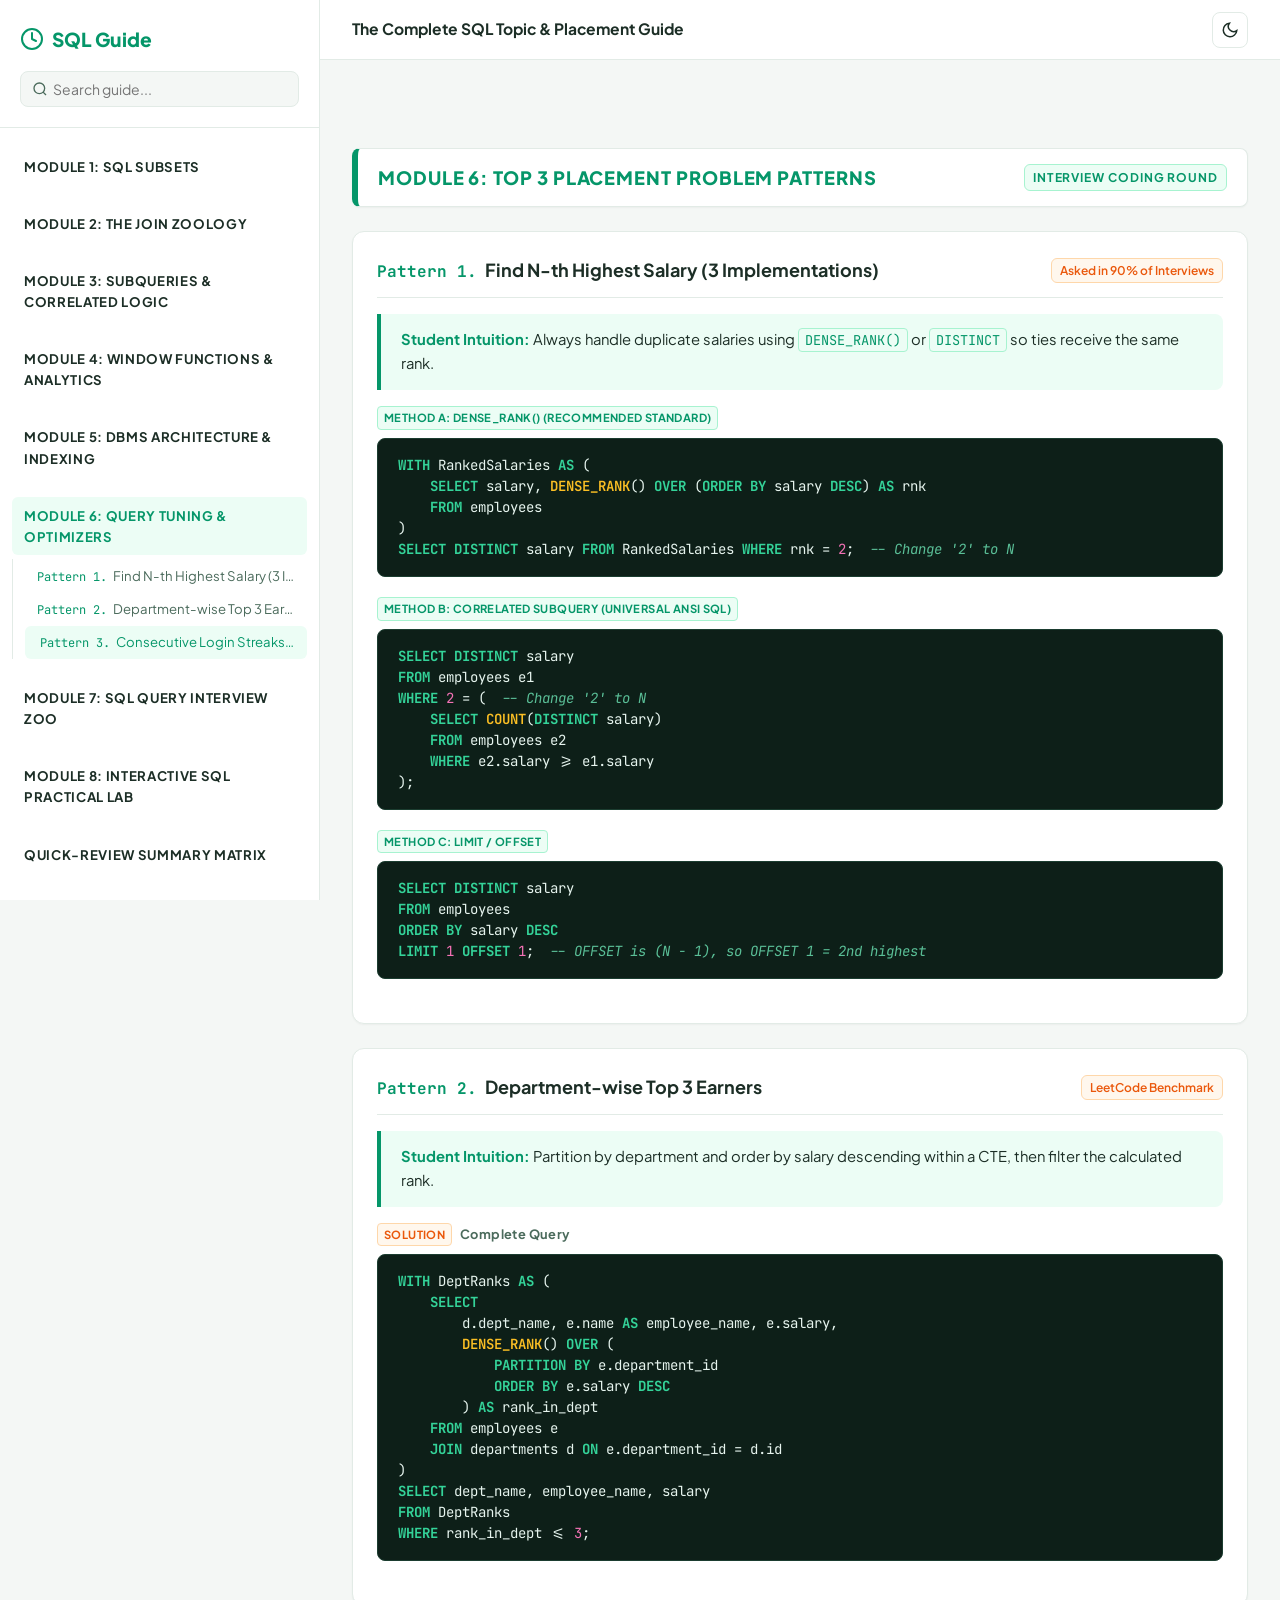
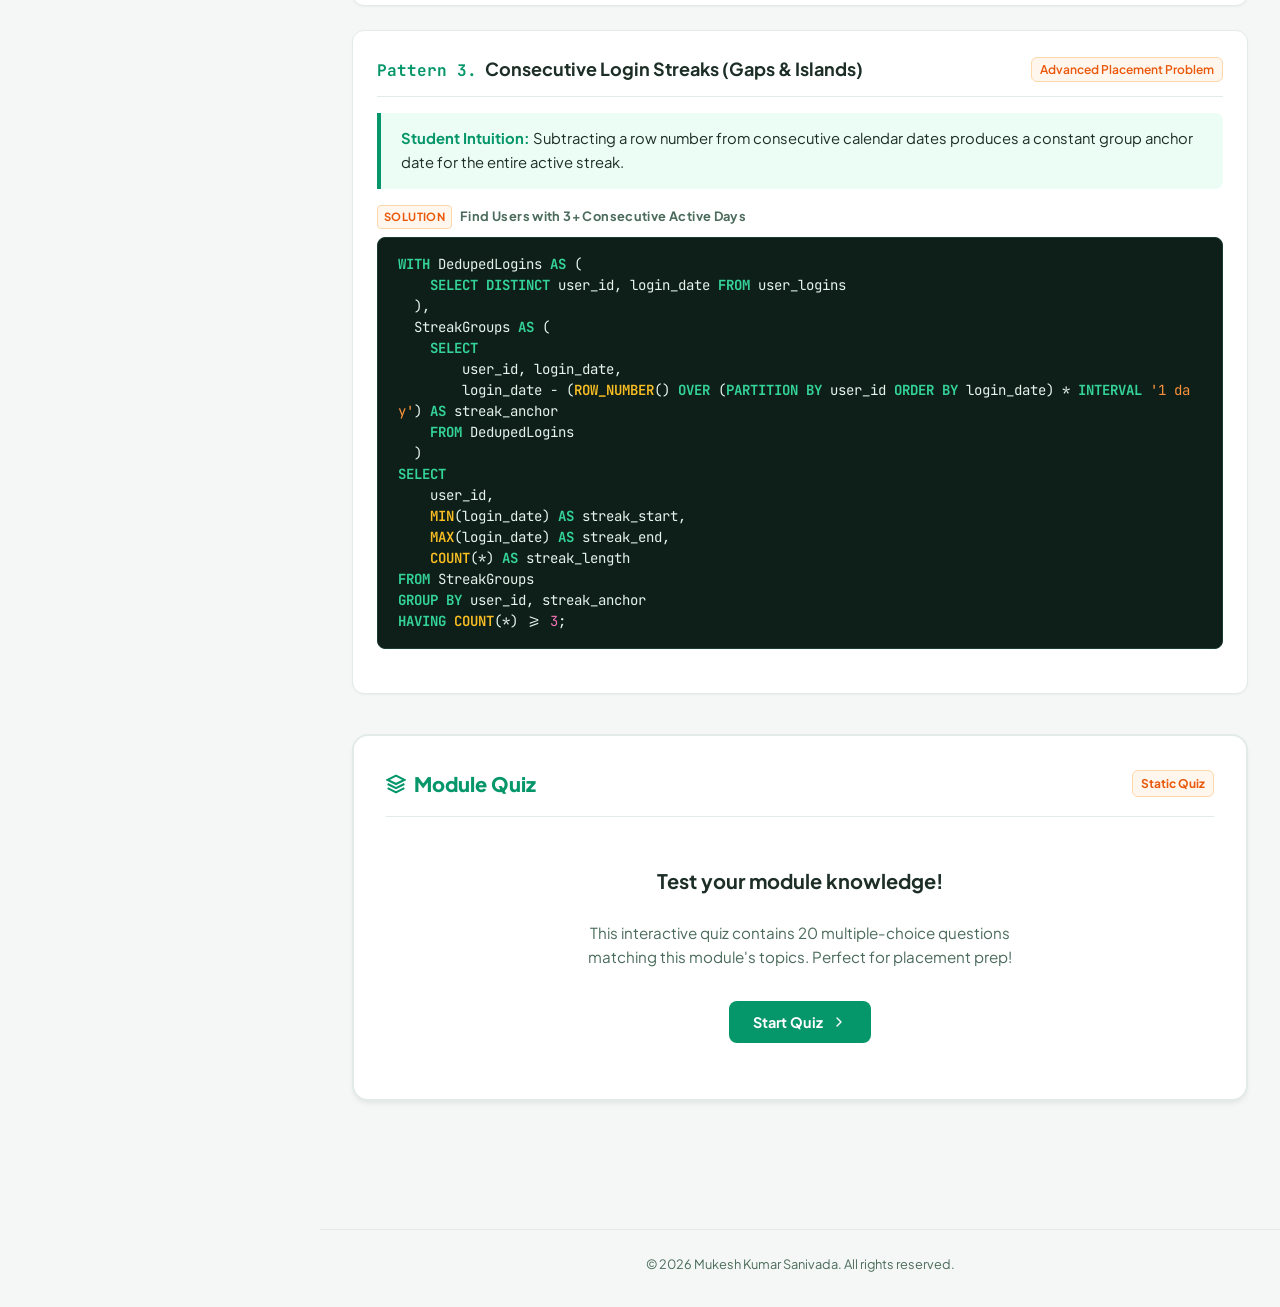
<file: module6.html>
<!DOCTYPE html>
<html lang="en" data-theme="light">

<head>
    <meta charset="UTF-8">
    <meta name="viewport" content="width=device-width, initial-scale=1.0">
    <title>Module 6: Query Tuning & Optimizers - SQL Topic & Placement Guide</title>
    <link rel="stylesheet" href="style.css">
</head>

<body>
    <div class="app-container">
        <!-- Sidebar Navigation -->
        <aside class="sidebar-wrapper" id="sidebar">
            <div class="sidebar-header">
                <div class="logo-area">
                    <svg width="24" height="24" viewBox="0 0 24 24" fill="none" stroke="currentColor" stroke-width="2"
                        stroke-linecap="round" stroke-linejoin="round" class="logo-icon">
                        <path d="M12 22c5.523 0 10-4.477 10-10S17.523 2 12 2 2 6.477 2 12s4.477 10 10 10z"></path>
                        <path d="M12 6v6l4 2"></path>
                    </svg>
                    <span class="logo-text">SQL Guide</span>
                </div>
                <button class="close-sidebar-btn" id="close-sidebar" aria-label="Close menu">
                    <svg width="18" height="18" viewBox="0 0 24 24" fill="none" stroke="currentColor" stroke-width="2">
                        <line x1="18" y1="6" x2="6" y2="18"></line>
                        <line x1="6" y1="6" x2="18" y2="18"></line>
                    </svg>
                </button>
                <div class="search-box">
                    <svg class="search-icon" width="16" height="16" viewBox="0 0 24 24" fill="none"
                        stroke="currentColor" stroke-width="2">
                        <circle cx="11" cy="11" r="8"></circle>
                        <line x1="21" y1="21" x2="16.65" y2="16.65"></line>
                    </svg>
                    <input type="text" id="search-input" placeholder="Search guide..." autocomplete="off">
                </div>
            </div>
            <nav class="toc-nav" id="toc-nav">
                <!-- Dynamically generated TOC -->
            </nav>
        </aside>

        <!-- Main Content Wrapper -->
        <div class="main-wrapper">
            <header class="top-nav">
                <div class="nav-left">
                    <button id="menu-toggle" class="menu-btn" aria-label="Toggle menu">
                        <svg width="20" height="20" viewBox="0 0 24 24" fill="none" stroke="currentColor"
                            stroke-width="2">
                            <line x1="3" y1="12" x2="21" y2="12"></line>
                            <line x1="3" y1="6" x2="21" y2="6"></line>
                            <line x1="3" y1="18" x2="21" y2="18"></line>
                        </svg>
                    </button>
                    <div class="nav-title">The Complete SQL Topic &amp; Placement Guide</div>
                </div>
                <div class="nav-actions">
                    <button id="theme-toggle" class="theme-btn" title="Toggle Light/Dark Theme">
                        <svg class="sun-icon" width="18" height="18" viewBox="0 0 24 24" fill="none"
                            stroke="currentColor" stroke-width="2">
                            <circle cx="12" cy="12" r="5"></circle>
                            <line x1="12" y1="1" x2="12" y2="3"></line>
                            <line x1="12" y1="21" x2="12" y2="23"></line>
                            <line x1="4.22" y1="4.22" x2="5.64" y2="5.64"></line>
                            <line x1="18.36" y1="18.36" x2="19.78" y2="19.78"></line>
                            <line x1="1" y1="12" x2="3" y2="12"></line>
                            <line x1="21" y1="12" x2="23" y2="12"></line>
                            <line x1="4.22" y1="19.78" x2="5.64" y2="18.36"></line>
                            <line x1="18.36" y1="5.64" x2="19.78" y2="4.22"></line>
                        </svg>
                        <svg class="moon-icon" width="18" height="18" viewBox="0 0 24 24" fill="none"
                            stroke="currentColor" stroke-width="2">
                            <path d="M21 12.79A9 9 0 1 1 11.21 3 7 7 0 0 0 21 12.79z"></path>
                        </svg>
                    </button>
                </div>
            </header>

            <div class="content-container">
                <!-- ================= MODULE 6 ================= -->
                <div class="module-header">
                    <span>Module 6: Top 3 Placement Problem Patterns</span>
                    <span class="module-tag">Interview Coding Round</span>
                </div>

                <!-- 6.1 Nth Salary -->
                <div class="topic-card">
                    <div class="topic-top-bar">
                        <div><span class="topic-num">Pattern 1.</span><span class="topic-heading">Find N-th Highest
                                Salary (3 Implementations)</span></div>
                        <span class="topic-meta">Asked in 90% of Interviews</span>
                    </div>
                    <div class="intuition-box">
                        <strong>Student Intuition:</strong> Always handle duplicate salaries using <span
                            class="code-inline">DENSE_RANK()</span> or <span class="code-inline">DISTINCT</span> so ties
                        receive the same rank.
                    </div>
                    <div class="code-section-header"><span class="badge-easy">Method A: DENSE_RANK() (Recommended
                            Standard)</span></div>
                    <pre><span class="kw">WITH</span> RankedSalaries <span class="kw">AS</span> (
    <span class="kw">SELECT</span> salary, <span class="fn">DENSE_RANK</span>() <span class="kw">OVER</span> (<span class="kw">ORDER BY</span> salary <span class="kw">DESC</span>) <span class="kw">AS</span> rnk
    <span class="kw">FROM</span> employees
)
<span class="kw">SELECT DISTINCT</span> salary <span class="kw">FROM</span> RankedSalaries <span class="kw">WHERE</span> rnk = <span class="num">2</span>;  <span class="cm">-- Change '2' to N</span></pre>

                    <div class="code-section-header"><span class="badge-easy">Method B: Correlated Subquery (Universal
                            ANSI SQL)</span></div>
                    <pre><span class="kw">SELECT DISTINCT</span> salary
<span class="kw">FROM</span> employees e1
<span class="kw">WHERE</span> <span class="num">2</span> = (  <span class="cm">-- Change '2' to N</span>
    <span class="kw">SELECT</span> <span class="fn">COUNT</span>(<span class="kw">DISTINCT</span> salary)
    <span class="kw">FROM</span> employees e2
    <span class="kw">WHERE</span> e2.salary >= e1.salary
);</pre>

                    <div class="code-section-header"><span class="badge-easy">Method C: LIMIT / OFFSET</span></div>
                    <pre><span class="kw">SELECT DISTINCT</span> salary 
<span class="kw">FROM</span> employees 
<span class="kw">ORDER BY</span> salary <span class="kw">DESC</span> 
<span class="kw">LIMIT</span> <span class="num">1</span> <span class="kw">OFFSET</span> <span class="num">1</span>;  <span class="cm">-- OFFSET is (N - 1), so OFFSET 1 = 2nd highest</span></pre>
                </div>

                <!-- 6.2 Top 3 Earners per Dept -->
                <div class="topic-card">
                    <div class="topic-top-bar">
                        <div><span class="topic-num">Pattern 2.</span><span class="topic-heading">Department-wise Top 3
                                Earners</span></div>
                        <span class="topic-meta">LeetCode Benchmark</span>
                    </div>
                    <div class="intuition-box">
                        <strong>Student Intuition:</strong> Partition by department and order by salary descending
                        within a CTE, then filter the calculated rank.
                    </div>
                    <div class="code-section-header"><span class="badge-tricky">Solution</span> Complete Query</div>
                    <pre><span class="kw">WITH</span> DeptRanks <span class="kw">AS</span> (
    <span class="kw">SELECT</span> 
        d.dept_name, e.name <span class="kw">AS</span> employee_name, e.salary,
        <span class="fn">DENSE_RANK</span>() <span class="kw">OVER</span> (
            <span class="kw">PARTITION BY</span> e.department_id 
            <span class="kw">ORDER BY</span> e.salary <span class="kw">DESC</span>
        ) <span class="kw">AS</span> rank_in_dept
    <span class="kw">FROM</span> employees e
    <span class="kw">JOIN</span> departments d <span class="kw">ON</span> e.department_id = d.id
)
<span class="kw">SELECT</span> dept_name, employee_name, salary
<span class="kw">FROM</span> DeptRanks
<span class="kw">WHERE</span> rank_in_dept <= <span class="num">3</span>;</pre>
                </div>

                <!-- 6.3 Consecutive Logins / Gaps & Islands -->
                <div class="topic-card">
                    <div class="topic-top-bar">
                        <div><span class="topic-num">Pattern 3.</span><span class="topic-heading">Consecutive Login
                                Streaks (Gaps & Islands)</span></div>
                        <span class="topic-meta">Advanced Placement Problem</span>
                    </div>
                    <div class="intuition-box">
                        <strong>Student Intuition:</strong> Subtracting a row number from consecutive calendar dates
                        produces a constant group anchor date for the entire active streak.
                    </div>
                    <div class="code-section-header"><span class="badge-tricky">Solution</span> Find Users with 3+
                        Consecutive Active Days</div>
                    <pre><span class="kw">WITH</span> DedupedLogins <span class="kw">AS</span> (
    <span class="kw">SELECT DISTINCT</span> user_id, login_date <span class="kw">FROM</span> user_logins
  ),
  StreakGroups <span class="kw">AS</span> (
    <span class="kw">SELECT</span> 
        user_id, login_date,
        login_date - (<span class="fn">ROW_NUMBER</span>() <span class="kw">OVER</span> (<span class="kw">PARTITION BY</span> user_id <span class="kw">ORDER BY</span> login_date) * <span class="kw">INTERVAL</span> <span class="str">'1 day'</span>) <span class="kw">AS</span> streak_anchor
    <span class="kw">FROM</span> DedupedLogins
  )
<span class="kw">SELECT</span> 
    user_id, 
    <span class="fn">MIN</span>(login_date) <span class="kw">AS</span> streak_start, 
    <span class="fn">MAX</span>(login_date) <span class="kw">AS</span> streak_end, 
    <span class="fn">COUNT</span>(*) <span class="kw">AS</span> streak_length
<span class="kw">FROM</span> StreakGroups
<span class="kw">GROUP BY</span> user_id, streak_anchor
<span class="kw">HAVING</span> <span class="fn">COUNT</span>(*) >= <span class="num">3</span>;</pre>
                </div>
            </div> <!-- close content-container -->

            <footer class="site-footer">© 2026 Mukesh Kumar Sanivada. All rights reserved.</footer>

        </div> <!-- close main-wrapper -->
    </div> <!-- close app-container -->

    <button id="back-to-top" class="back-to-top-btn" title="Back to top" aria-label="Back to top">
        <svg width="20" height="20" viewBox="0 0 24 24" fill="none" stroke="currentColor" stroke-width="2">
            <polyline points="18 15 12 9 6 15"></polyline>
        </svg>
    </button>

    <script src="script.js"></script>
    <script>
        window.QUIZ_QUESTIONS = [
            {
                    question: "What salary position does this query return from the database?",
                    code: "SELECT salary FROM employee\nORDER BY salary DESC\nLIMIT 1 OFFSET 2;",
                    options: ["The 2nd highest salary", "The 3rd highest salary", "The 1st highest salary", "The 4th highest salary"],
                    correct: 1,
                    explanation: "LIMIT 1 returns 1 row. OFFSET 2 skips the first 2 rows (1st and 2nd highest), returning the 3rd highest salary."
                },
                {
                    question: "How do you calculate a running total of deposits in a transactions table?",
                    options: ["SUM(amount) GROUP BY trans_date", "SUM(amount) OVER (ORDER BY trans_date)", "SUM(amount) OVER (PARTITION BY trans_date)", "AVG(amount) OVER (ORDER BY trans_date)"],
                    correct: 1,
                    explanation: "Using SUM(amount) OVER (ORDER BY trans_date) calculates a running sum by accumulating amounts chronologically."
                },
                {
                    question: "How do you find duplicate user records based on email?",
                    options: ["SELECT email FROM users WHERE COUNT(email) > 1", "SELECT email FROM users GROUP BY email HAVING COUNT(*) > 1", "SELECT DISTINCT email FROM users", "SELECT email FROM users WHERE email IS DUPLICATE"],
                    correct: 1,
                    explanation: "Grouping by email aggregates duplicates. HAVING COUNT(*) > 1 filters for emails occurring more than once."
                },
                {
                    question: "What is the standard strategy for calculating consecutive login streaks?",
                    options: ["Using the Lead function only", "Subtracting a ROW_NUMBER() sequence from the login date to create a constant grouped date anchor", "Doing a self-join on id = id + 1", "Grouping by week"],
                    correct: 1,
                    explanation: "Subtracting ROW_NUMBER() from a date sequence yields a constant date for consecutive intervals, which you can then GROUP BY to find streaks."
                },
                {
                    question: "In a self-referencing table of categories, how do you locate root-level categories?",
                    options: ["WHERE parent_id = 0", "WHERE parent_id IS NULL", "WHERE parent_id = self_id", "WHERE level = 1"],
                    correct: 1,
                    explanation: "In relational tree designs, root-level categories have no parent, indicated by NULL in the foreign key parent_id column."
                },
                {
                    question: "How do you delete duplicate employee names while keeping only the one with the lowest ID?",
                    options: ["DELETE FROM emp WHERE id NOT IN (SELECT MIN(id) FROM emp GROUP BY name)", "DELETE DUPLICATES FROM emp", "DELETE FROM emp WHERE id IN (SELECT MIN(id) FROM emp)", "DROP TABLE emp"],
                    correct: 0,
                    explanation: "By keeping the MIN(id) for each name group and deleting any ID not in that list, you remove all duplicates."
                },
                {
                    question: "Which window function is best for finding the top N highest earners in each department?",
                    options: ["DENSE_RANK() OVER (PARTITION BY dept_id ORDER BY salary DESC)", "RANK() OVER (ORDER BY salary DESC)", "ROW_NUMBER() OVER (ORDER BY dept_id)", "SUM(salary) OVER (PARTITION BY dept_id)"],
                    correct: 0,
                    explanation: "DENSE_RANK partitioned by department rankings ensures you can filter rank <= N in an outer query."
                },
                {
                    question: "How do you calculate active users month-over-month (users active in consecutive months)?",
                    options: ["A self-join on user_id and months difference = 1", "Doing a UNION of monthly tables", "Using the ROW_NUMBER function", "Grouping by year"],
                    correct: 0,
                    explanation: "Self-joining user logs on user_id and matching month numbers with an offset of 1 checks if a user was active in consecutive months."
                },
                {
                    question: "What CTE type is required to query hierarchies like corporate org charts?",
                    options: ["Nested CTE", "Recursive CTE", "Iterative CTE", "Standard CTE"],
                    correct: 1,
                    explanation: "A recursive CTE references itself, allowing you to walk down or up parent-child pointer structures recursively."
                },
                {
                    question: "What function helps find the time difference between consecutive events?",
                    options: ["LAG() or LEAD() to fetch the timestamp of the prior/next row", "DATEDIFF() alone", "SUM(event_time)", "NTILE()"],
                    correct: 0,
                    explanation: "Using LAG(event_time) OVER (...) fetches the previous event's timestamp, enabling subtraction from the current event's time."
                },
                {
                    question: "How do you isolate rows where a status column changed compared to the previous chronological record?",
                    options: ["Using LAG(status) and comparing it to the current status row-by-row", "WHERE status != status", "GROUP BY status", "Using the CROSS JOIN operator"],
                    correct: 0,
                    explanation: "Compare status with LAG(status) OVER (ORDER BY date). If they differ, the status changed at that point."
                },
                {
                    question: "How do you prevent division-by-zero errors in SQL calculations like rates?",
                    options: ["Use a check constraint", "Wrap the denominator in NULLIF(denominator, 0)", "Use the COALESCE function on the numerator", "Convert the numbers to floats"],
                    correct: 1,
                    explanation: "NULLIF(val, 0) converts 0 to NULL. Since dividing by NULL yields NULL rather than crashing, this prevents division errors."
                },
                {
                    question: "How is the median value computed in SQL databases?",
                    options: ["Using the AVG() function", "Using PERCENTILE_CONT(0.5) or sorting rows and selecting the middle row(s)", "Using SUM(val)/2", "Using the MEDIAN() keyword (standard in all SQL dialects)"],
                    correct: 1,
                    explanation: "PERCENTILE_CONT(0.5) OVER () computes the median. In databases without it, you assign row numbers and locate middle values."
                },
                {
                    question: "What does the LIMIT clause restrict in SQL?",
                    options: ["The number of columns", "The maximum number of rows returned by the query", "The database file size", "The execution time in seconds"],
                    correct: 1,
                    explanation: "LIMIT constrains the row count of the output result set."
                },
                {
                    question: "How do you extract the single latest purchase transaction for each user?",
                    options: ["SELECT MAX(purchase_date) GROUP BY user_id", "Using ROW_NUMBER() OVER (PARTITION BY user_id ORDER BY purchase_date DESC) = 1 in a subquery", "SELECT DISTINCT user_id, purchase_date", "Using LAG()"],
                    correct: 1,
                    explanation: "ROW_NUMBER partitions by user and orders by date descending. Filtering row number = 1 gives the latest record for each user."
                },
                {
                    question: "In hierarchical category tables, what characterizes a leaf category row?",
                    options: ["Its parent_id is NULL", "Its ID does not appear in any row's parent_id column", "It has no primary key", "It is at level 0"],
                    correct: 1,
                    explanation: "Leaf categories have no children referencing them. Therefore, their ID is absent from the parent_id foreign key column."
                },
                {
                    question: "How do you calculate the cumulative percentage contribution of sales?",
                    options: ["Running total of sales divided by the grand total of sales", "Sales divided by average sales", "Running total of sales * 100", "Using the NTILE function"],
                    correct: 0,
                    explanation: "Cumulative percentage is: SUM(sales) OVER (ORDER BY date) / SUM(sales) OVER ()."
                },
                {
                    question: "What does LAG(col) return if there is no preceding row available?",
                    options: ["0", "An error", "NULL", "The current row's value"],
                    correct: 2,
                    explanation: "By default, LAG returns NULL if it attempts to read a row that is out of partition boundaries."
                },
                {
                    question: "How do you find the top 10% of earners in a table?",
                    options: ["Filter on PERCENT_RANK() OVER (ORDER BY salary DESC) <= 0.1", "LIMIT 10", "WHERE salary > AVG(salary) * 0.1", "Using the DENSE_RANK function"],
                    correct: 0,
                    explanation: "PERCENT_RANK calculates relative rank from 0.0 to 1.0. A value <= 0.1 isolates the top 10% of rows."
                },
                {
                    question: "What is a correlated subquery?",
                    options: ["A subquery that runs once before the outer query", "A subquery that references columns from the outer query, executing once for each candidate row in the outer query", "A subquery combined with UNION", "A subquery containing a JOIN"],
                    correct: 1,
                    explanation: "Correlated subqueries depend on the outer query's row variables. The subquery executes repeatedly for each row evaluated by the outer query."
                }
        ];
    </script>
</body>
</html>
</file>
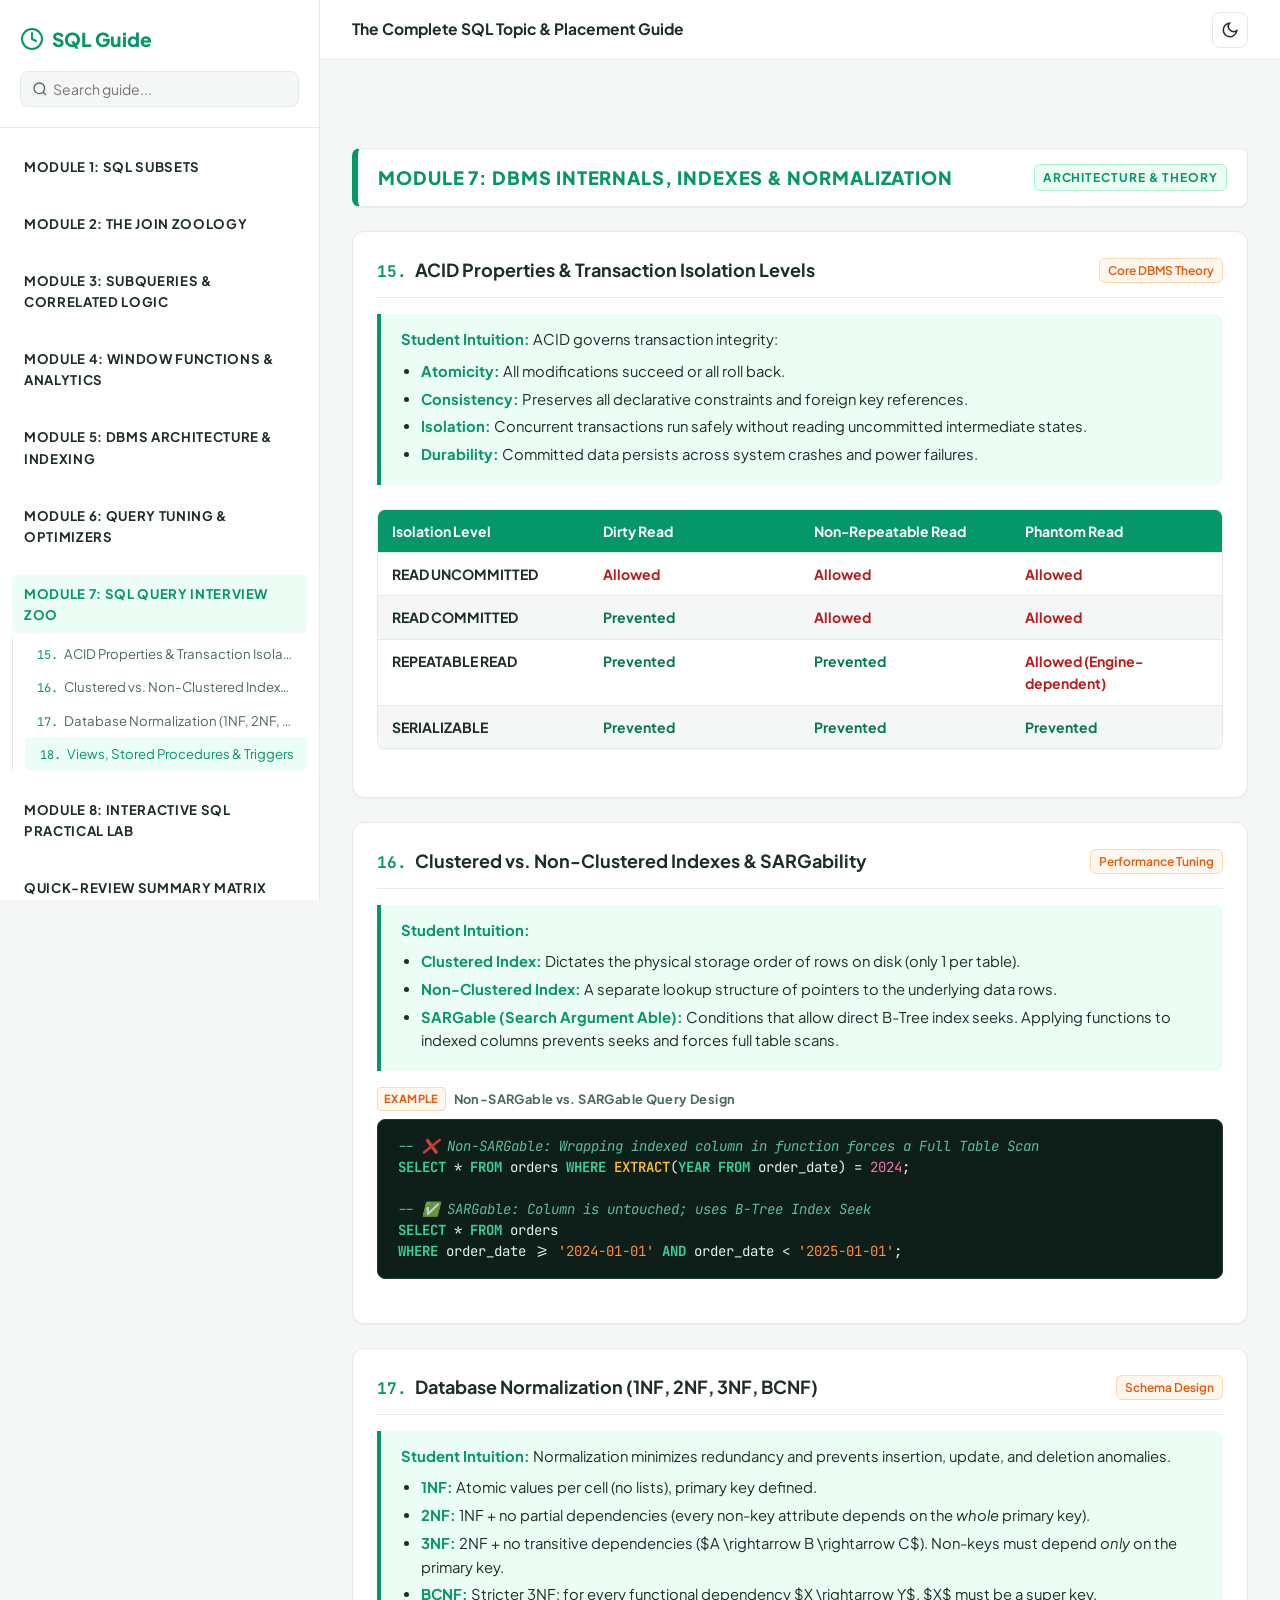
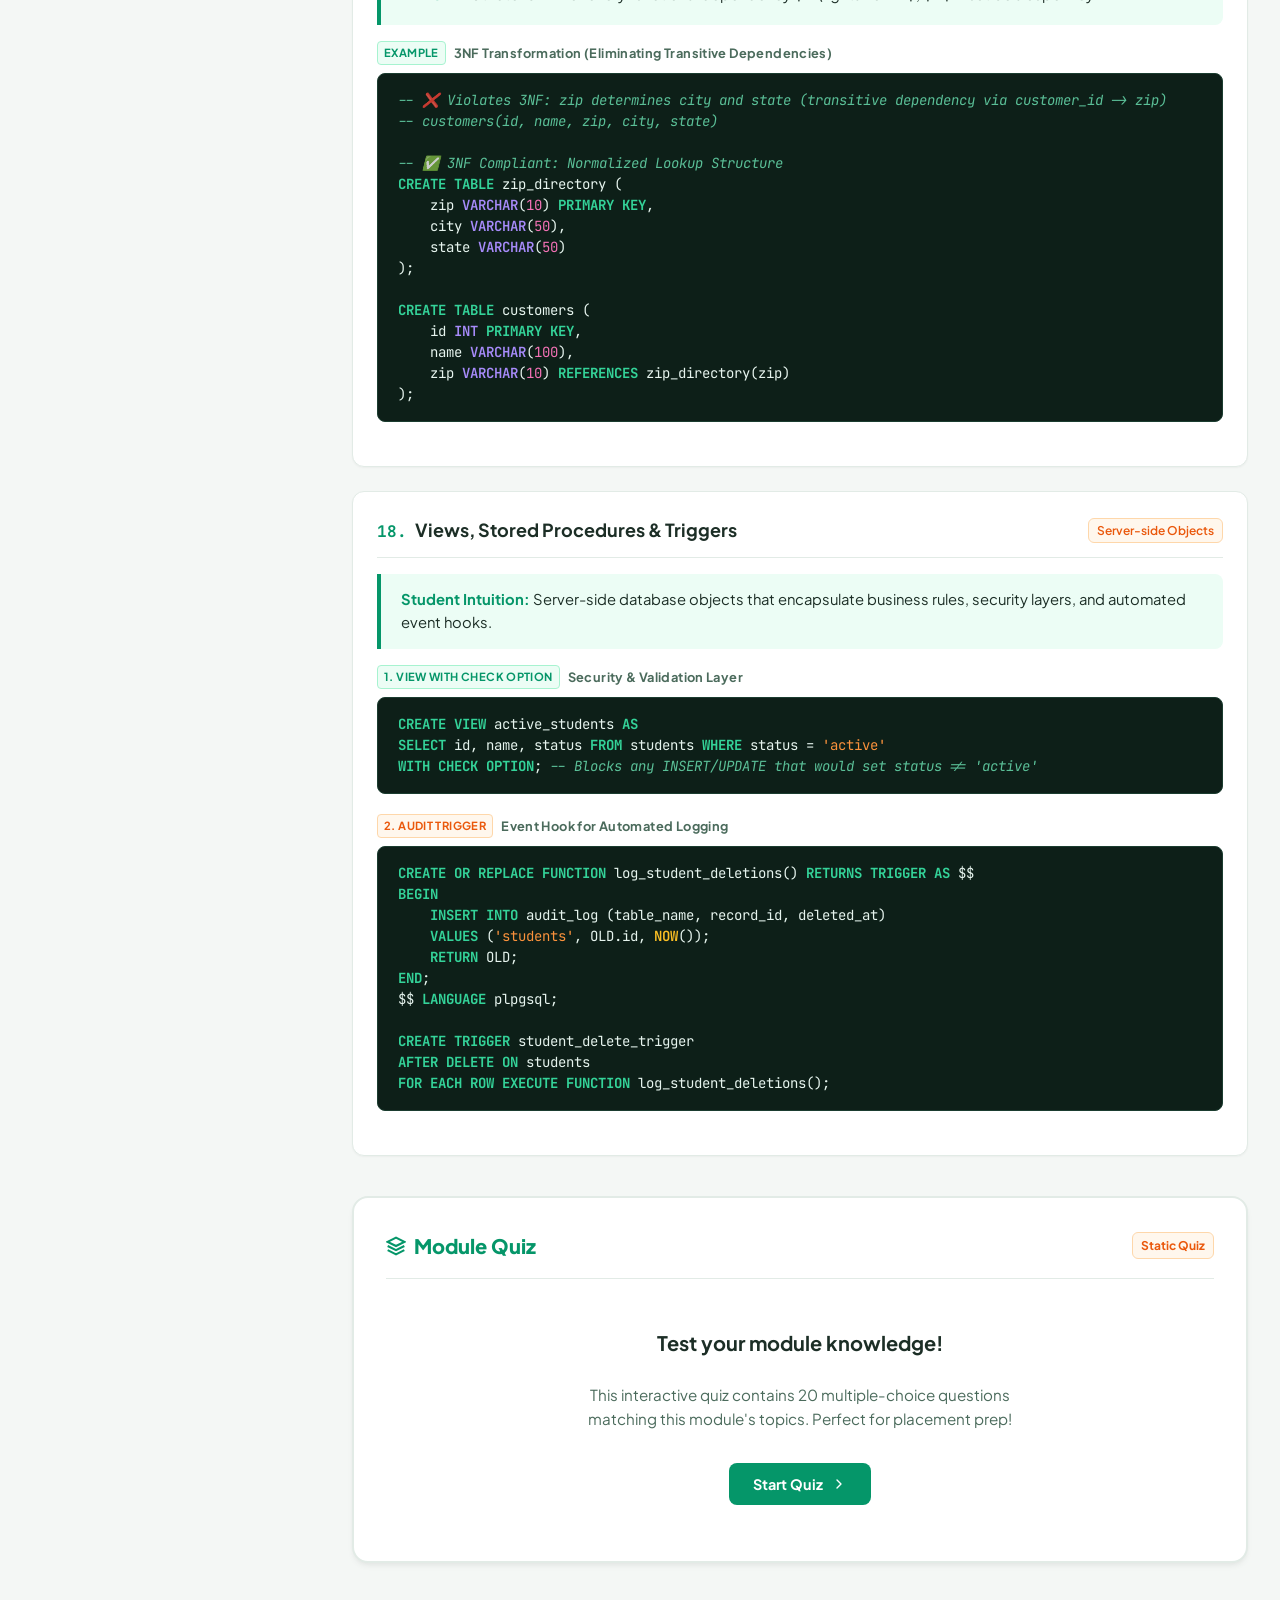
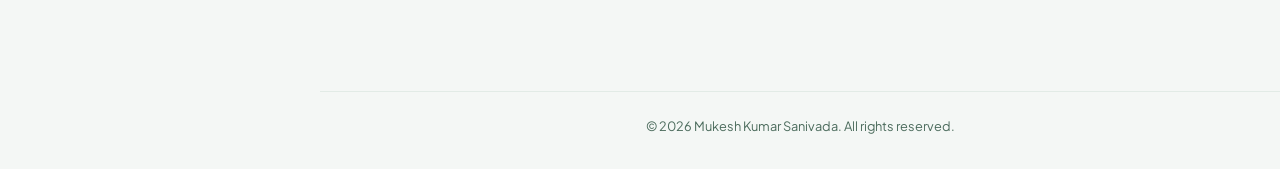
<file: module7.html>
<!DOCTYPE html>
<html lang="en" data-theme="light">

<head>
    <meta charset="UTF-8">
    <meta name="viewport" content="width=device-width, initial-scale=1.0">
    <title>Module 7: SQL Query Interview Zoo - SQL Topic & Placement Guide</title>
    <link rel="stylesheet" href="style.css">
</head>

<body>
    <div class="app-container">
        <!-- Sidebar Navigation -->
        <aside class="sidebar-wrapper" id="sidebar">
            <div class="sidebar-header">
                <div class="logo-area">
                    <svg width="24" height="24" viewBox="0 0 24 24" fill="none" stroke="currentColor" stroke-width="2"
                        stroke-linecap="round" stroke-linejoin="round" class="logo-icon">
                        <path d="M12 22c5.523 0 10-4.477 10-10S17.523 2 12 2 2 6.477 2 12s4.477 10 10 10z"></path>
                        <path d="M12 6v6l4 2"></path>
                    </svg>
                    <span class="logo-text">SQL Guide</span>
                </div>
                <button class="close-sidebar-btn" id="close-sidebar" aria-label="Close menu">
                    <svg width="18" height="18" viewBox="0 0 24 24" fill="none" stroke="currentColor" stroke-width="2">
                        <line x1="18" y1="6" x2="6" y2="18"></line>
                        <line x1="6" y1="6" x2="18" y2="18"></line>
                    </svg>
                </button>
                <div class="search-box">
                    <svg class="search-icon" width="16" height="16" viewBox="0 0 24 24" fill="none"
                        stroke="currentColor" stroke-width="2">
                        <circle cx="11" cy="11" r="8"></circle>
                        <line x1="21" y1="21" x2="16.65" y2="16.65"></line>
                    </svg>
                    <input type="text" id="search-input" placeholder="Search guide..." autocomplete="off">
                </div>
            </div>
            <nav class="toc-nav" id="toc-nav">
                <!-- Dynamically generated TOC -->
            </nav>
        </aside>

        <!-- Main Content Wrapper -->
        <div class="main-wrapper">
            <header class="top-nav">
                <div class="nav-left">
                    <button id="menu-toggle" class="menu-btn" aria-label="Toggle menu">
                        <svg width="20" height="20" viewBox="0 0 24 24" fill="none" stroke="currentColor"
                            stroke-width="2">
                            <line x1="3" y1="12" x2="21" y2="12"></line>
                            <line x1="3" y1="6" x2="21" y2="6"></line>
                            <line x1="3" y1="18" x2="21" y2="18"></line>
                        </svg>
                    </button>
                    <div class="nav-title">The Complete SQL Topic &amp; Placement Guide</div>
                </div>
                <div class="nav-actions">
                    <button id="theme-toggle" class="theme-btn" title="Toggle Light/Dark Theme">
                        <svg class="sun-icon" width="18" height="18" viewBox="0 0 24 24" fill="none"
                            stroke="currentColor" stroke-width="2">
                            <circle cx="12" cy="12" r="5"></circle>
                            <line x1="12" y1="1" x2="12" y2="3"></line>
                            <line x1="12" y1="21" x2="12" y2="23"></line>
                            <line x1="4.22" y1="4.22" x2="5.64" y2="5.64"></line>
                            <line x1="18.36" y1="18.36" x2="19.78" y2="19.78"></line>
                            <line x1="1" y1="12" x2="3" y2="12"></line>
                            <line x1="21" y1="12" x2="23" y2="12"></line>
                            <line x1="4.22" y1="19.78" x2="5.64" y2="18.36"></line>
                            <line x1="18.36" y1="5.64" x2="19.78" y2="4.22"></line>
                        </svg>
                        <svg class="moon-icon" width="18" height="18" viewBox="0 0 24 24" fill="none"
                            stroke="currentColor" stroke-width="2">
                            <path d="M21 12.79A9 9 0 1 1 11.21 3 7 7 0 0 0 21 12.79z"></path>
                        </svg>
                    </button>
                </div>
            </header>

            <div class="content-container">
                <!-- ================= MODULE 7 ================= -->
                <div class="module-header">
                    <span>Module 7: DBMS Internals, Indexes & Normalization</span>
                    <span class="module-tag">Architecture & Theory</span>
                </div>

                <!-- 7.1 ACID & Isolation -->
                <div class="topic-card">
                    <div class="topic-top-bar">
                        <div><span class="topic-num">15.</span><span class="topic-heading">ACID Properties & Transaction
                                Isolation Levels</span></div>
                        <span class="topic-meta">Core DBMS Theory</span>
                    </div>
                    <div class="intuition-box">
                        <strong>Student Intuition:</strong> ACID governs transaction integrity:
                        <ul class="bullet-list">
                            <li><strong>Atomicity:</strong> All modifications succeed or all roll back.</li>
                            <li><strong>Consistency:</strong> Preserves all declarative constraints and foreign key
                                references.</li>
                            <li><strong>Isolation:</strong> Concurrent transactions run safely without reading
                                uncommitted intermediate states.</li>
                            <li><strong>Durability:</strong> Committed data persists across system crashes and power
                                failures.</li>
                        </ul>
                    </div>
                    <table>
                        <thead>
                            <tr>
                                <th style="width: 25%;">Isolation Level</th>
                                <th style="width: 25%;">Dirty Read</th>
                                <th style="width: 25%;">Non-Repeatable Read</th>
                                <th style="width: 25%;">Phantom Read</th>
                            </tr>
                        </thead>
                        <tbody>
                            <tr>
                                <td><strong>READ UNCOMMITTED</strong></td>
                                <td style="color:#b91c1c; font-weight:700;">Allowed</td>
                                <td style="color:#b91c1c; font-weight:700;">Allowed</td>
                                <td style="color:#b91c1c; font-weight:700;">Allowed</td>
                            </tr>
                            <tr>
                                <td><strong>READ COMMITTED</strong></td>
                                <td style="color:#047857; font-weight:700;">Prevented</td>
                                <td style="color:#b91c1c; font-weight:700;">Allowed</td>
                                <td style="color:#b91c1c; font-weight:700;">Allowed</td>
                            </tr>
                            <tr>
                                <td><strong>REPEATABLE READ</strong></td>
                                <td style="color:#047857; font-weight:700;">Prevented</td>
                                <td style="color:#047857; font-weight:700;">Prevented</td>
                                <td style="color:#b91c1c; font-weight:700;">Allowed (Engine-dependent)</td>
                            </tr>
                            <tr>
                                <td><strong>SERIALIZABLE</strong></td>
                                <td style="color:#047857; font-weight:700;">Prevented</td>
                                <td style="color:#047857; font-weight:700;">Prevented</td>
                                <td style="color:#047857; font-weight:700;">Prevented</td>
                            </tr>
                        </tbody>
                    </table>
                </div>

                <!-- 7.2 Indexing & SARGability -->
                <div class="topic-card">
                    <div class="topic-top-bar">
                        <div><span class="topic-num">16.</span><span class="topic-heading">Clustered vs. Non-Clustered
                                Indexes & SARGability</span></div>
                        <span class="topic-meta">Performance Tuning</span>
                    </div>
                    <div class="intuition-box">
                        <strong>Student Intuition:</strong>
                        <ul class="bullet-list">
                            <li><strong>Clustered Index:</strong> Dictates the physical storage order of rows on disk
                                (only 1 per table).</li>
                            <li><strong>Non-Clustered Index:</strong> A separate lookup structure of pointers to the
                                underlying data rows.</li>
                            <li><strong>SARGable (Search Argument Able):</strong> Conditions that allow direct B-Tree
                                index seeks. Applying functions to indexed columns prevents seeks and forces full table
                                scans.</li>
                        </ul>
                    </div>
                    <div class="code-section-header"><span class="badge-tricky">Example</span> Non-SARGable vs. SARGable
                        Query Design</div>
                    <pre><span class="cm">-- ❌ Non-SARGable: Wrapping indexed column in function forces a Full Table Scan</span>
<span class="kw">SELECT</span> * <span class="kw">FROM</span> orders <span class="kw">WHERE</span> <span class="fn">EXTRACT</span>(<span class="kw">YEAR FROM</span> order_date) = <span class="num">2024</span>;

<span class="cm">-- ✅ SARGable: Column is untouched; uses B-Tree Index Seek</span>
<span class="kw">SELECT</span> * <span class="kw">FROM</span> orders 
<span class="kw">WHERE</span> order_date >= <span class="str">'2024-01-01'</span> <span class="kw">AND</span> order_date < <span class="str">'2025-01-01'</span>;</pre>
                </div>

                <!-- 7.3 Normalization -->
                <div class="topic-card">
                    <div class="topic-top-bar">
                        <div><span class="topic-num">17.</span><span class="topic-heading">Database Normalization (1NF,
                                2NF, 3NF, BCNF)</span></div>
                        <span class="topic-meta">Schema Design</span>
                    </div>
                    <div class="intuition-box">
                        <strong>Student Intuition:</strong> Normalization minimizes redundancy and prevents insertion,
                        update, and deletion anomalies.
                        <ul class="bullet-list">
                            <li><strong>1NF:</strong> Atomic values per cell (no lists), primary key defined.</li>
                            <li><strong>2NF:</strong> 1NF + no partial dependencies (every non-key attribute depends on
                                the <em>whole</em> primary key).</li>
                            <li><strong>3NF:</strong> 2NF + no transitive dependencies ($A \rightarrow B \rightarrow
                                C$). Non-keys must depend <em>only</em> on the primary key.</li>
                            <li><strong>BCNF:</strong> Stricter 3NF: for every functional dependency $X \rightarrow Y$,
                                $X$ must be a super key.</li>
                        </ul>
                    </div>
                    <div class="code-section-header"><span class="badge-easy">Example</span> 3NF Transformation
                        (Eliminating Transitive Dependencies)</div>
                    <pre><span class="cm">-- ❌ Violates 3NF: zip determines city and state (transitive dependency via customer_id -> zip)</span>
<span class="cm">-- customers(id, name, zip, city, state)</span>

<span class="cm">-- ✅ 3NF Compliant: Normalized Lookup Structure</span>
<span class="kw">CREATE TABLE</span> zip_directory (
    zip <span class="type">VARCHAR</span>(<span class="num">10</span>) <span class="kw">PRIMARY KEY</span>,
    city <span class="type">VARCHAR</span>(<span class="num">50</span>),
    state <span class="type">VARCHAR</span>(<span class="num">50</span>)
);

<span class="kw">CREATE TABLE</span> customers (
    id <span class="type">INT</span> <span class="kw">PRIMARY KEY</span>,
    name <span class="type">VARCHAR</span>(<span class="num">100</span>),
    zip <span class="type">VARCHAR</span>(<span class="num">10</span>) <span class="kw">REFERENCES</span> zip_directory(zip)
);</pre>
                </div>

                <!-- 7.4 Views, Procedures & Triggers -->
                <div class="topic-card">
                    <div class="topic-top-bar">
                        <div><span class="topic-num">18.</span><span class="topic-heading">Views, Stored Procedures &
                                Triggers</span></div>
                        <span class="topic-meta">Server-side Objects</span>
                    </div>
                    <div class="intuition-box">
                        <strong>Student Intuition:</strong> Server-side database objects that encapsulate business
                        rules, security layers, and automated event hooks.
                    </div>
                    <div class="code-section-header"><span class="badge-easy">1. View with Check Option</span> Security
                        & Validation Layer</div>
                    <pre><span class="kw">CREATE VIEW</span> active_students <span class="kw">AS</span>
<span class="kw">SELECT</span> id, name, status <span class="kw">FROM</span> students <span class="kw">WHERE</span> status = <span class="str">'active'</span>
<span class="kw">WITH CHECK OPTION</span>; <span class="cm">-- Blocks any INSERT/UPDATE that would set status != 'active'</span></pre>

                    <div class="code-section-header"><span class="badge-tricky">2. Audit Trigger</span> Event Hook for
                        Automated Logging</div>
                    <pre><span class="kw">CREATE OR REPLACE FUNCTION</span> log_student_deletions() <span class="kw">RETURNS TRIGGER AS</span> $$
<span class="kw">BEGIN</span>
    <span class="kw">INSERT INTO</span> audit_log (table_name, record_id, deleted_at)
    <span class="kw">VALUES</span> (<span class="str">'students'</span>, OLD.id, <span class="fn">NOW</span>());
    <span class="kw">RETURN</span> OLD;
<span class="kw">END</span>;
$$ <span class="kw">LANGUAGE</span> plpgsql;

<span class="kw">CREATE TRIGGER</span> student_delete_trigger
<span class="kw">AFTER DELETE ON</span> students
<span class="kw">FOR EACH ROW EXECUTE FUNCTION</span> log_student_deletions();</pre>
                </div>
            </div> <!-- close content-container -->

            <footer class="site-footer">© 2026 Mukesh Kumar Sanivada. All rights reserved.</footer>

        </div> <!-- close main-wrapper -->
    </div> <!-- close app-container -->

    <button id="back-to-top" class="back-to-top-btn" title="Back to top" aria-label="Back to top">
        <svg width="20" height="20" viewBox="0 0 24 24" fill="none" stroke="currentColor" stroke-width="2">
            <polyline points="18 15 12 9 6 15"></polyline>
        </svg>
    </button>

    <script src="script.js"></script>
    <script>
        window.QUIZ_QUESTIONS = [
            {
                    question: "What default index structure is used by most relational database engines?",
                    options: ["Hash Index", "B-Tree Index", "Bitmap Index", "GIST Index"],
                    correct: 1,
                    explanation: "B-Trees (Balanced Trees) are the default because they keep data sorted and support logarithmic search, insertion, deletion, and range queries."
                },
                {
                    question: "What is a clustered index?",
                    options: ["An index on multiple columns", "An index that defines the physical storage order of rows in the table", "A temp index", "An index containing no keys"],
                    correct: 1,
                    explanation: "A clustered index forces the table data to be stored on disk sorted in the order of the index key. This is why a table can only have one clustered index."
                },
                {
                    question: "How many clustered indexes can exist on a single table?",
                    options: ["Unlimited", "One", "Two", "Zero"],
                    correct: 1,
                    explanation: "Since the physical data rows can only be sorted in one physical sequence on disk, a table is restricted to exactly one clustered index."
                },
                {
                    question: "What is a non-clustered index?",
                    options: ["An index that is not sorted", "An index stored separately from the data rows, containing pointers to the physical rows", "An index on NULL values", "An invalid index"],
                    correct: 1,
                    explanation: "Non-clustered indexes are stored in separate structures. They map keys to row locators (pointers to physical data positions)."
                },
                {
                    question: "What is the primary goal of database normalization?",
                    options: ["Speeding up inserts", "Eliminating redundant data and preventing update/delete anomalies", "Adding columns automatically", "Compressing database backups"],
                    correct: 1,
                    explanation: "Normalization organizes tables to reduce duplicate data storage, which prevents data integrity inconsistencies (anomalies)."
                },
                {
                    question: "What condition must be met for a table to satisfy First Normal Form (1NF)?",
                    options: ["No foreign keys", "Atomic column values and no repeating groups/arrays", "Single column primary keys", "No NULL values"],
                    correct: 1,
                    explanation: "1NF requires each table cell to contain only single, indivisible (atomic) values, with no arrays or multi-value repeating groups."
                },
                {
                    question: "What is required for a table to be in Second Normal Form (2NF)?",
                    options: ["Must be in 1NF and have no partial dependencies (every non-prime attribute must depend on the whole primary key)", "Must have no nullable columns", "Must have a clustered index", "Must be in 3NF"],
                    correct: 0,
                    explanation: "2NF eliminates partial dependencies. In tables with composite keys, all non-key columns must depend on the entire composite primary key, not just a subset of it."
                },
                {
                    question: "What is required for a table to be in Third Normal Form (3NF)?",
                    options: ["Must have no foreign keys", "Must be in 2NF and contain no transitive dependencies (non-key columns depending on other non-key columns)", "Must have 3 indexes", "Must have zero NULL values"],
                    correct: 1,
                    explanation: "3NF ensures that non-key attributes depend only on the primary key, removing indirect (transitive) dependencies."
                },
                {
                    question: "What is Boyce-Codd Normal Form (BCNF)?",
                    options: ["A weaker version of 2NF", "A strict version of 3NF where for every functional dependency X -> Y, X must be a superkey", "An index optimization rule", "A database backup standard"],
                    correct: 1,
                    explanation: "BCNF is a stricter form of 3NF that handles overlapping candidate keys, requiring every determinant to be a superkey."
                },
                {
                    question: "What does the letter 'A' stand for in the ACID transaction acronym?",
                    options: ["Availability", "Atomicity", "Aggregation", "Authorization"],
                    correct: 1,
                    explanation: "Atomicity ensures that transactions are all-or-nothing: either all modifications succeed, or the database is rolled back to its original state."
                },
                {
                    question: "What does Consistency guarantee in ACID?",
                    options: ["That the database is always available", "That transactions only transition the database from one valid state to another, preserving all schemas and constraints", "That data is not duplicated", "That queries run instantly"],
                    correct: 1,
                    explanation: "Consistency guarantees that a transaction cannot violate any defined database constraints (like primary keys, foreign keys, or check constraints)."
                },
                {
                    question: "What transaction isolation issue occurs when Transaction 1 reads uncommitted modifications made by Transaction 2?",
                    options: ["Non-repeatable Read", "Phantom Read", "Dirty Read", "Lost Update"],
                    correct: 2,
                    explanation: "A Dirty Read occurs when a transaction reads uncommitted data, which might subsequently be rolled back by the other transaction."
                },
                {
                    question: "What isolation level prevents Dirty Reads but allows Non-repeatable Reads?",
                    options: ["Read Uncommitted", "Read Committed", "Repeatable Read", "Serializable"],
                    correct: 1,
                    explanation: "Read Committed prevents reading uncommitted changes, but since shared read locks are released immediately, values can change if read again later."
                },
                {
                    question: "What is a Phantom Read?",
                    options: ["Reading deleted rows", "Re-running a query returns new rows inserted by another transaction that committed in the meantime", "Reading data that is corrupted", "A lock failure"],
                    correct: 1,
                    explanation: "A Phantom Read occurs when a transaction queries a range of rows and a concurrent transaction inserts new matching rows, which appear in subsequent reads."
                },
                {
                    question: "Which isolation level offers the highest level of isolation, protecting against all read anomalies?",
                    options: ["Read Committed", "Repeatable Read", "Serializable", "Snapshot Isolation"],
                    correct: 2,
                    explanation: "Serializable is the strictest isolation level. It makes transactions behave as if they ran sequentially one after another."
                },
                {
                    question: "What limitation does a Hash Index have compared to a B-Tree Index?",
                    options: ["It is slower for point lookups", "It does not support range queries (e.g. WHERE val > 10) because keys are hashed without sorting", "It cannot be created on integer columns", "It requires more disk space"],
                    correct: 1,
                    explanation: "Hash indexes assign keys to buckets via a hashing function, which lacks order. Thus, they support equality checks (=) but cannot optimize range searches (>, <, BETWEEN)."
                },
                {
                    question: "What execution details does this command print?",
                    code: "EXPLAIN SELECT * FROM users WHERE email = 'test@example.com';",
                    options: ["The index contents", "The performance path and operations chosen by the query planner", "The error log details", "The rows in matching tables"],
                    correct: 1,
                    explanation: "EXPLAIN prints the execution path (e.g., nested loops, table scans, index scans) selected by the database query planner."
                },
                {
                    question: "What is a table scan (sequential scan)?",
                    options: ["Scanning the indexes", "Reading every page of the physical table on disk to find matching rows", "Checking column constraints", "A table backup process"],
                    correct: 1,
                    explanation: "A sequential scan reads all rows of a table from disk. It occurs when no indexes are available to help satisfy query filters."
                },
                {
                    question: "What is a covering index?",
                    options: ["An index on all tables", "An index containing all columns requested by a query, allowing the engine to return results entirely from the index without looking up rows on disk", "A clustered index", "An index that is hidden"],
                    correct: 1,
                    explanation: "A covering index contains all selected columns, allowing index-only scans, which drastically speeds up data retrieval by avoiding disk access."
                },
                {
                    question: "What is the default transaction isolation level in PostgreSQL?",
                    options: ["Read Uncommitted", "Read Committed", "Repeatable Read", "Serializable"],
                    correct: 1,
                    explanation: "PostgreSQL defaults to Read Committed, ensuring readers do not see uncommitted changes but allowing values to change during long transactions."
                }
        ];
    </script>
</body>
</html>
</file>
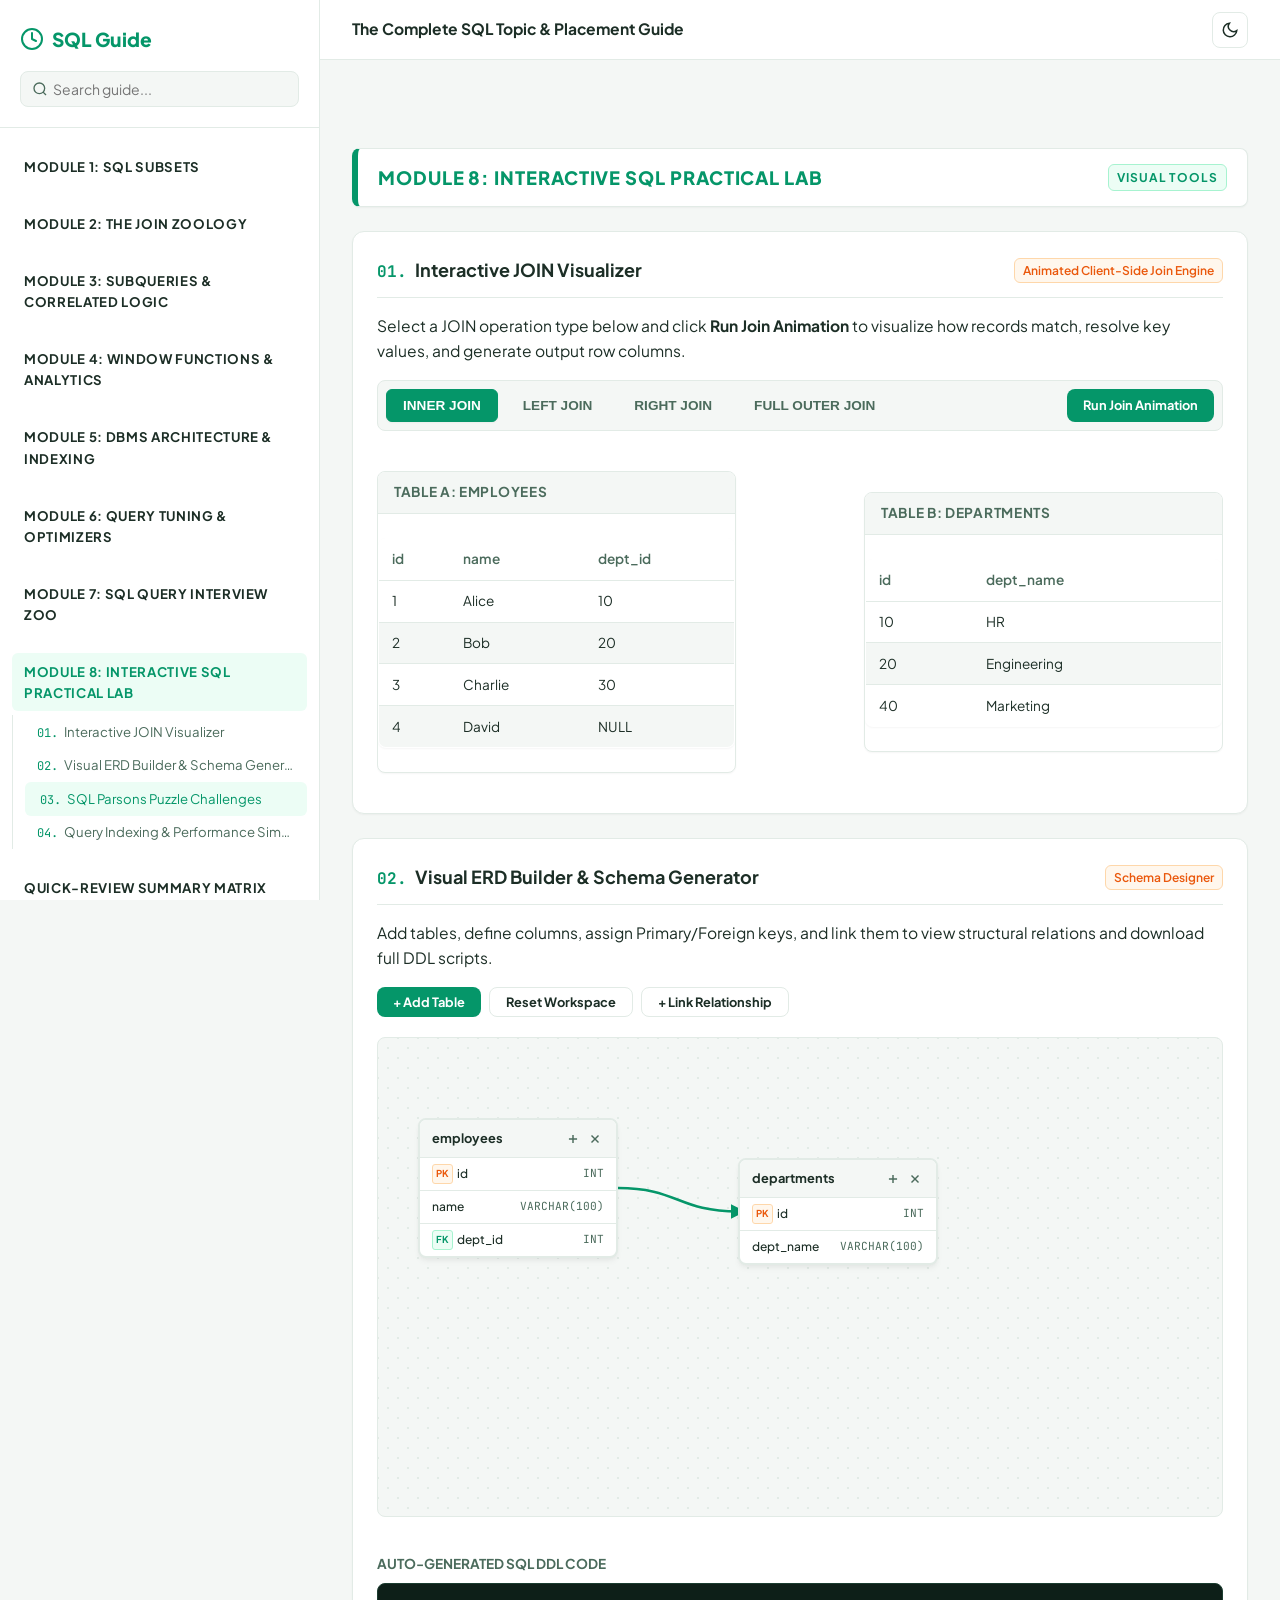
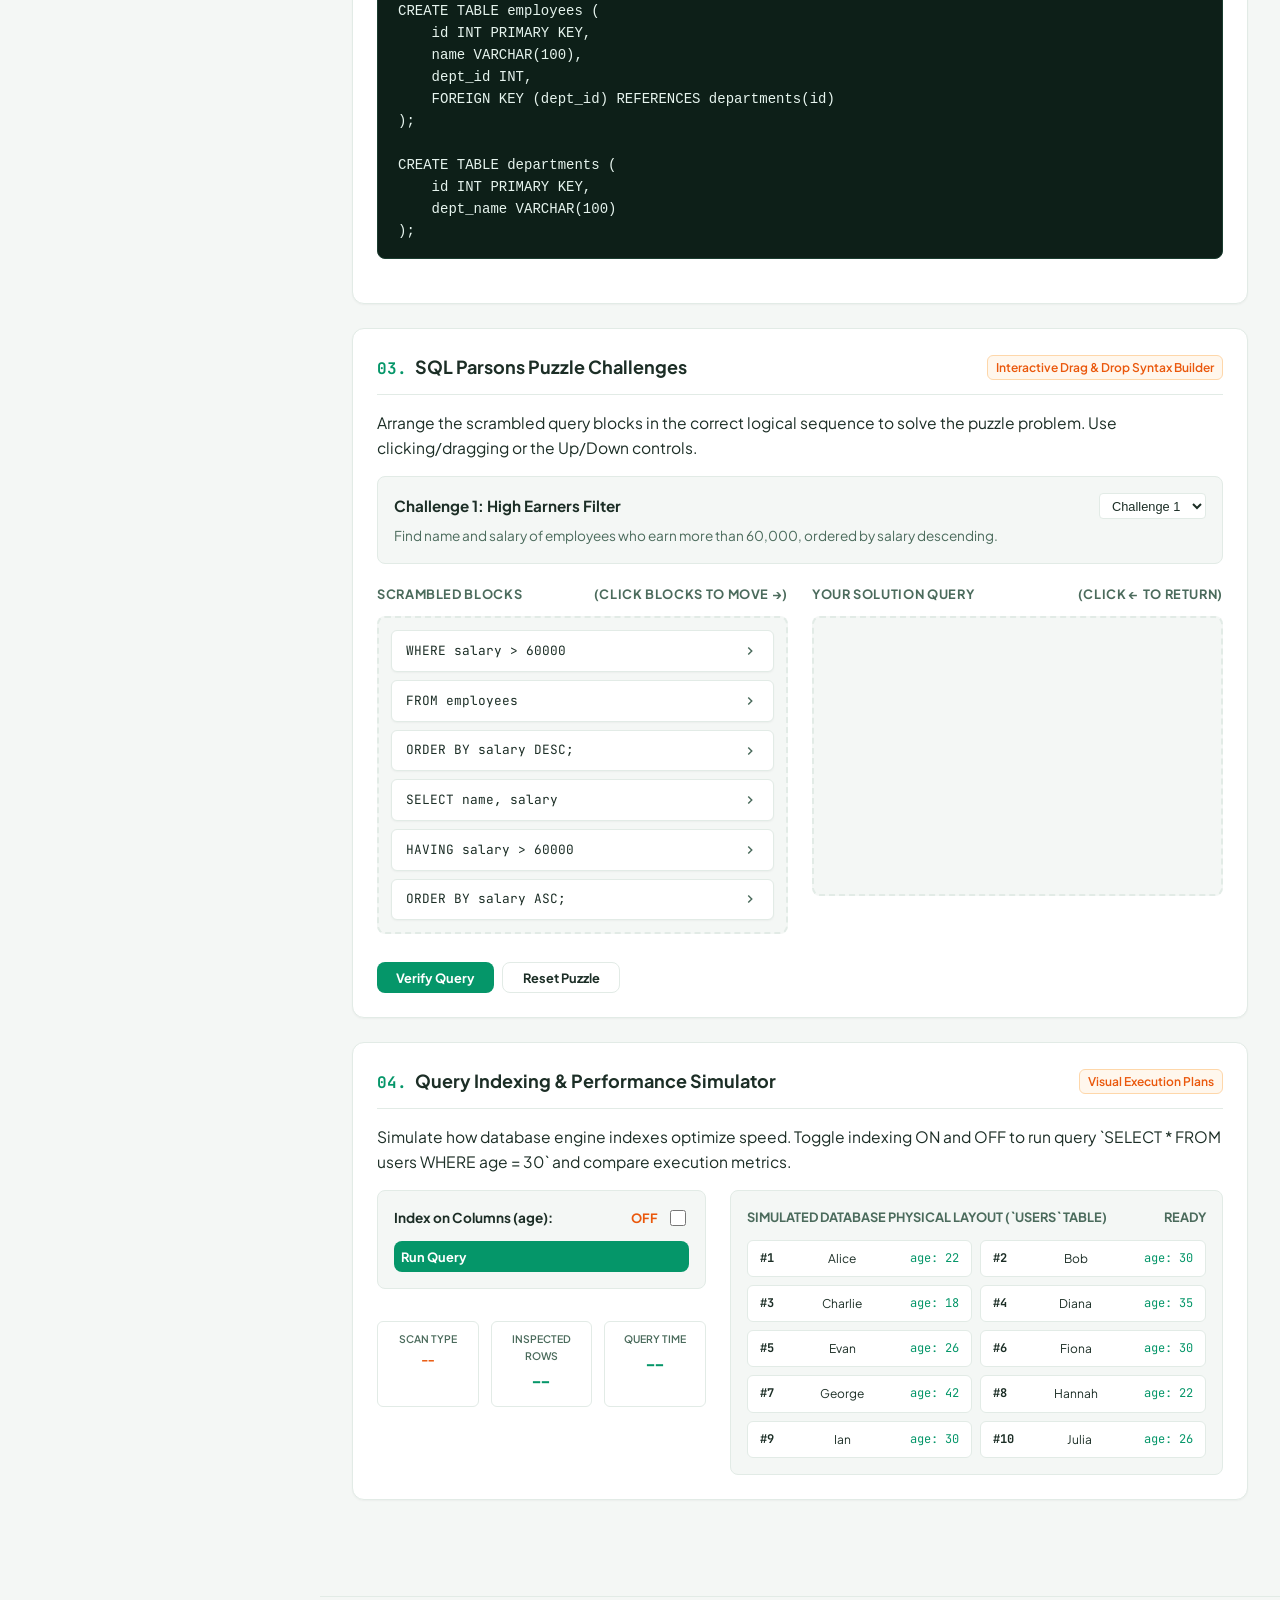
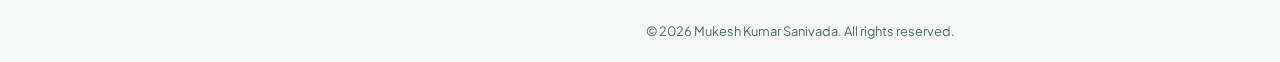
<file: module8.html>
<!DOCTYPE html>
<html lang="en" data-theme="light">

<head>
    <meta charset="UTF-8">
    <meta name="viewport" content="width=device-width, initial-scale=1.0">
    <title>Module 8: Interactive SQL Practical Lab - SQL Topic & Placement Guide</title>
    <link rel="stylesheet" href="style.css">
</head>

<body>
    <div class="app-container">
        <!-- Sidebar Navigation -->
        <aside class="sidebar-wrapper" id="sidebar">
            <div class="sidebar-header">
                <div class="logo-area">
                    <svg width="24" height="24" viewBox="0 0 24 24" fill="none" stroke="currentColor" stroke-width="2"
                        stroke-linecap="round" stroke-linejoin="round" class="logo-icon">
                        <path d="M12 22c5.523 0 10-4.477 10-10S17.523 2 12 2 2 6.477 2 12s4.477 10 10 10z"></path>
                        <path d="M12 6v6l4 2"></path>
                    </svg>
                    <span class="logo-text">SQL Guide</span>
                </div>
                <button class="close-sidebar-btn" id="close-sidebar" aria-label="Close menu">
                    <svg width="18" height="18" viewBox="0 0 24 24" fill="none" stroke="currentColor" stroke-width="2">
                        <line x1="18" y1="6" x2="6" y2="18"></line>
                        <line x1="6" y1="6" x2="18" y2="18"></line>
                    </svg>
                </button>
                <div class="search-box">
                    <svg class="search-icon" width="16" height="16" viewBox="0 0 24 24" fill="none"
                        stroke="currentColor" stroke-width="2">
                        <circle cx="11" cy="11" r="8"></circle>
                        <line x1="21" y1="21" x2="16.65" y2="16.65"></line>
                    </svg>
                    <input type="text" id="search-input" placeholder="Search guide..." autocomplete="off">
                </div>
            </div>
            <nav class="toc-nav" id="toc-nav">
                <!-- Dynamically generated TOC -->
            </nav>
        </aside>

        <!-- Main Content Wrapper -->
        <div class="main-wrapper">
            <header class="top-nav">
                <div class="nav-left">
                    <button id="menu-toggle" class="menu-btn" aria-label="Toggle menu">
                        <svg width="20" height="20" viewBox="0 0 24 24" fill="none" stroke="currentColor"
                            stroke-width="2">
                            <line x1="3" y1="12" x2="21" y2="12"></line>
                            <line x1="3" y1="6" x2="21" y2="6"></line>
                            <line x1="3" y1="18" x2="21" y2="18"></line>
                        </svg>
                    </button>
                    <div class="nav-title">The Complete SQL Topic &amp; Placement Guide</div>
                </div>
                <div class="nav-actions">
                    <button id="theme-toggle" class="theme-btn" title="Toggle Light/Dark Theme">
                        <svg class="sun-icon" width="18" height="18" viewBox="0 0 24 24" fill="none"
                            stroke="currentColor" stroke-width="2">
                            <circle cx="12" cy="12" r="5"></circle>
                            <line x1="12" y1="1" x2="12" y2="3"></line>
                            <line x1="12" y1="21" x2="12" y2="23"></line>
                            <line x1="4.22" y1="4.22" x2="5.64" y2="5.64"></line>
                            <line x1="18.36" y1="18.36" x2="19.78" y2="19.78"></line>
                            <line x1="1" y1="12" x2="3" y2="12"></line>
                            <line x1="21" y1="12" x2="23" y2="12"></line>
                            <line x1="4.22" y1="19.78" x2="5.64" y2="18.36"></line>
                            <line x1="18.36" y1="5.64" x2="19.78" y2="4.22"></line>
                        </svg>
                        <svg class="moon-icon" width="18" height="18" viewBox="0 0 24 24" fill="none"
                            stroke="currentColor" stroke-width="2">
                            <path d="M21 12.79A9 9 0 1 1 11.21 3 7 7 0 0 0 21 12.79z"></path>
                        </svg>
                    </button>
                </div>
            </header>

            <div class="content-container">
                <!-- ================= MODULE 8 ================= -->
                <div class="module-header">
                    <span>Module 8: Interactive SQL Practical Lab</span>
                    <span class="module-tag">Visual Tools</span>
                </div>

                <!-- 9.1 JOIN Visualizer -->
                <div class="topic-card">
                    <div class="topic-top-bar">
                        <div><span class="topic-num">01.</span><span class="topic-heading">Interactive JOIN Visualizer</span></div>
                        <span class="topic-meta">Animated Client-Side Join Engine</span>
                    </div>
                    <p class="topic-description">Select a JOIN operation type below and click <strong>Run Join Animation</strong> to visualize how records match, resolve key values, and generate output row columns.</p>
                    
                    <div class="join-workspace">
                        <div class="join-controls">
                            <button class="join-type-btn active" data-type="INNER">INNER JOIN</button>
                            <button class="join-type-btn" data-type="LEFT">LEFT JOIN</button>
                            <button class="join-type-btn" data-type="RIGHT">RIGHT JOIN</button>
                            <button class="join-type-btn" data-type="FULL">FULL OUTER JOIN</button>
                            <button class="quiz-btn" id="run-join-btn" style="margin-left: auto; font-size: 0.8rem; padding: 0.4rem 1rem;">
                                Run Join Animation
                            </button>
                        </div>
                        
                        <div class="join-tables-grid">
                            <!-- Table A (Employees) -->
                            <div class="join-table-wrapper">
                                <div class="join-table-title">Table A: employees</div>
                                <table class="join-table" id="join-table-a">
                                    <thead>
                                        <tr>
                                            <th>id</th>
                                            <th>name</th>
                                            <th>dept_id</th>
                                        </tr>
                                    </thead>
                                    <tbody>
                                        <tr class="join-row" data-id="1" data-dept="10"><td>1</td><td>Alice</td><td>10</td></tr>
                                        <tr class="join-row" data-id="2" data-dept="20"><td>2</td><td>Bob</td><td>20</td></tr>
                                        <tr class="join-row" data-id="3" data-dept="30"><td>3</td><td>Charlie</td><td>30</td></tr>
                                        <tr class="join-row" data-id="4" data-dept="NULL"><td>4</td><td>David</td><td>NULL</td></tr>
                                    </tbody>
                                </table>
                            </div>
                            
                            <!-- Middle Connector Container -->
                            <div class="join-connector-container">
                                <svg class="join-connector-svg" id="join-svg">
                                    <!-- Dynamic lines generated in JS -->
                                </svg>
                            </div>
                            
                            <!-- Table B (Departments) -->
                            <div class="join-table-wrapper">
                                <div class="join-table-title">Table B: departments</div>
                                <table class="join-table" id="join-table-b">
                                    <thead>
                                        <tr>
                                            <th>id</th>
                                            <th>dept_name</th>
                                        </tr>
                                    </thead>
                                    <tbody>
                                        <tr class="join-row" data-id="10"><td>10</td><td>HR</td></tr>
                                        <tr class="join-row" data-id="20"><td>20</td><td>Engineering</td></tr>
                                        <tr class="join-row" data-id="40"><td>40</td><td>Marketing</td></tr>
                                    </tbody>
                                </table>
                            </div>
                        </div>
                        
                        <div class="join-result-container" id="join-result-wrapper" style="display: none;">
                            <div class="join-table-title" style="background: var(--primary-light); color: var(--primary);">Joined Output Result</div>
                            <table class="join-table" id="join-result-table">
                                <thead>
                                    <tr>
                                        <th>employees.id</th>
                                        <th>employees.name</th>
                                        <th>employees.dept_id</th>
                                        <th>departments.id</th>
                                        <th>departments.dept_name</th>
                                    </tr>
                                </thead>
                                <tbody id="join-result-body">
                                    <!-- Populated dynamically -->
                                </tbody>
                            </table>
                        </div>
                    </div>
                </div>

                <!-- 9.2 Visual ERD Builder -->
                <div class="topic-card">
                    <div class="topic-top-bar">
                        <div><span class="topic-num">02.</span><span class="topic-heading">Visual ERD Builder & Schema Generator</span></div>
                        <span class="topic-meta">Schema Designer</span>
                    </div>
                    <p class="topic-description">Add tables, define columns, assign Primary/Foreign keys, and link them to view structural relations and download full DDL scripts.</p>
                    
                    <div class="erd-workspace">
                        <div class="erd-toolbar">
                            <button class="quiz-btn" id="erd-add-table-btn" style="font-size: 0.8rem; padding: 0.4rem 1rem;">+ Add Table</button>
                            <button class="quiz-btn quiz-btn-secondary" id="erd-reset-btn" style="font-size: 0.8rem; padding: 0.4rem 1rem;">Reset Workspace</button>
                            <button class="quiz-btn quiz-btn-secondary" id="erd-add-rel-btn" style="font-size: 0.8rem; padding: 0.4rem 1rem;">+ Link Relationship</button>
                        </div>
                        
                        <div class="erd-canvas-container" id="erd-canvas-container">
                            <div class="erd-canvas" id="erd-canvas">
                                <svg class="erd-svg-overlay" id="erd-svg-overlay">
                                    <defs>
                                        <marker id="arrow" viewBox="0 0 10 10" refX="5" refY="5" markerWidth="6" markerHeight="6" orient="auto-start-reverse">
                                            <path d="M 0 0 L 10 5 L 0 10 z" fill="var(--primary)" />
                                        </marker>
                                    </defs>
                                </svg>
                                <!-- Tables rendered dynamically -->
                            </div>
                        </div>
                        
                        <!-- DDL Output container -->
                        <div class="erd-ddl-output">
                            <div class="erd-ddl-title">Auto-Generated SQL DDL Code</div>
                            <pre><code id="erd-ddl-code">-- Click "Add Table" to start designing schema.
-- Drag tables around. Connect them using "+ Link Relationship".</code></pre>
                        </div>
                    </div>
                </div>

                <!-- 9.3 SQL Parsons Puzzles -->
                <div class="topic-card">
                    <div class="topic-top-bar">
                        <div><span class="topic-num">03.</span><span class="topic-heading">SQL Parsons Puzzle Challenges</span></div>
                        <span class="topic-meta">Interactive Drag &amp; Drop Syntax Builder</span>
                    </div>
                    <p class="topic-description">Arrange the scrambled query blocks in the correct logical sequence to solve the puzzle problem. Use clicking/dragging or the Up/Down controls.</p>
                    
                    <div class="parsons-workspace">
                        <div class="parsons-challenge-card">
                            <div class="parsons-challenge-title">
                                <span id="parsons-title">Challenge 1: High Earners Filter</span>
                                <select class="erd-select" id="parsons-selector" style="font-size: 0.8rem; padding: 0.2rem 0.5rem;"></select>
                            </div>
                            <div class="parsons-challenge-desc" id="parsons-desc">
                                Find all names and departments of employees who earn more than 60,000, ordered descending by salary.
                            </div>
                        </div>
                        
                        <div class="parsons-board-grid">
                            <!-- Block Bank -->
                            <div class="parsons-column">
                                <div class="parsons-col-header">Scrambled Blocks <span>(Click blocks to move &rarr;)</span></div>
                                <div class="parsons-area" id="parsons-bank">
                                    <!-- Scrambled blocks populated in JS -->
                                </div>
                            </div>
                            
                            <!-- Workspace -->
                            <div class="parsons-column">
                                <div class="parsons-col-header">Your Solution Query <span>(Click &larr; to return)</span></div>
                                <div class="parsons-area" id="parsons-workbench">
                                    <!-- User ordered blocks populated in JS -->
                                </div>
                            </div>
                        </div>
                        
                        <div class="parsons-controls" style="display: flex; gap: 0.5rem; margin-top: 0.5rem;">
                            <button class="quiz-btn" id="parsons-check-btn" style="font-size: 0.8rem; padding: 0.4rem 1.2rem;">Verify Query</button>
                            <button class="quiz-btn quiz-btn-secondary" id="parsons-reset-btn" style="font-size: 0.8rem; padding: 0.4rem 1.2rem;">Reset Puzzle</button>
                        </div>
                        
                        <div class="parsons-feedback-message" id="parsons-feedback"></div>
                    </div>
                </div>

                <!-- 9.4 Optimizer Simulator -->
                <div class="topic-card">
                    <div class="topic-top-bar">
                        <div><span class="topic-num">04.</span><span class="topic-heading">Query Indexing &amp; Performance Simulator</span></div>
                        <span class="topic-meta">Visual Execution Plans</span>
                    </div>
                    <p class="topic-description">Simulate how database engine indexes optimize speed. Toggle indexing ON and OFF to run query `SELECT * FROM users WHERE age = 30` and compare execution metrics.</p>
                    
                    <div class="opt-workspace">
                        <div class="opt-grid">
                            <!-- Left Controls/Stats Panel -->
                            <div class="opt-config-panel">
                                <div class="join-controls" style="flex-direction: column; align-items: stretch; padding: 1rem; gap: 0.75rem;">
                                    <div style="display: flex; justify-content: space-between; align-items: center;">
                                        <span style="font-size: 0.85rem; font-weight: 700; color: var(--text-main);">Index on Columns (age):</span>
                                        <label class="switch-container" style="display: flex; align-items: center; cursor: pointer; gap: 0.5rem; font-size: 0.8rem;">
                                            <span id="index-toggle-lbl" style="font-weight: bold; color: var(--accent-warm);">OFF</span>
                                            <input type="checkbox" id="opt-index-toggle" style="width: 16px; height: 16px; cursor: pointer;">
                                        </label>
                                    </div>
                                    <button class="quiz-btn" id="opt-run-btn" style="font-size: 0.8rem; padding: 0.45rem;">
                                        Run Query
                                    </button>
                                </div>
                                
                                <div class="opt-metrics-grid">
                                    <div class="opt-metric-card">
                                        <div class="opt-metric-lbl">Scan Type</div>
                                        <div class="opt-metric-val scan-type" id="opt-metric-scan">--</div>
                                    </div>
                                    <div class="opt-metric-card">
                                        <div class="opt-metric-lbl">Inspected Rows</div>
                                        <div class="opt-metric-val" id="opt-metric-rows">--</div>
                                    </div>
                                    <div class="opt-metric-card">
                                        <div class="opt-metric-lbl">Query Time</div>
                                        <div class="opt-metric-val" id="opt-metric-time">--</div>
                                    </div>
                                </div>
                            </div>
                            
                            <!-- Right Visual DB pages panel -->
                            <div class="opt-db-view">
                                <div class="opt-db-title">
                                    <span>Simulated database physical layout (`users` Table)</span>
                                    <span id="opt-status-text" style="color: var(--primary);">Ready</span>
                                </div>
                                <div class="opt-rows-container" id="opt-rows-container">
                                    <!-- Memory Row cards loaded dynamically -->
                                </div>
                                
                                <!-- Mini B-Tree Node Visualization shown when index is active -->
                                <div class="opt-btree-visual" id="opt-tree-container" style="display: none;">
                                    <div style="font-size: 0.7rem; font-weight: 700; text-transform: uppercase; color: var(--text-muted); margin-bottom: 0.25rem;">B-Tree Index Search Path</div>
                                    <div class="opt-tree-level">
                                        <div class="opt-tree-node" id="node-root">Root: age [26]</div>
                                    </div>
                                    <div class="opt-tree-level" style="gap: 2rem;">
                                        <div class="opt-tree-node" id="node-left">Left Child: age &lt; 26</div>
                                        <div class="opt-tree-node" id="node-right">Right Child: age &gt;= 26</div>
                                    </div>
                                    <div class="opt-tree-level" style="gap: 0.5rem; font-size: 0.65rem;">
                                        <div class="opt-tree-node" id="node-leaf-1">Leaf: [18, 22]</div>
                                        <div class="opt-tree-node" id="node-leaf-2">Leaf: [26, 30]</div>
                                        <div class="opt-tree-node" id="node-leaf-3">Leaf: [35, 42]</div>
                                    </div>
                                </div>
                            </div>
                        </div>
                    </div>
                </div>
            </div> <!-- close content-container -->

            <footer class="site-footer">© 2026 Mukesh Kumar Sanivada. All rights reserved.</footer>

        </div> <!-- close main-wrapper -->
    </div> <!-- close app-container -->

    <button id="back-to-top" class="back-to-top-btn" title="Back to top" aria-label="Back to top">
        <svg width="20" height="20" viewBox="0 0 24 24" fill="none" stroke="currentColor" stroke-width="2">
            <polyline points="18 15 12 9 6 15"></polyline>
        </svg>
    </button>

    <script src="script.js"></script>
    <script>
        const JoinVisualizer = {
            currentJoinType: 'INNER',
            isAnimating: false,
            
            init() {
                const buttons = document.querySelectorAll('.join-type-btn');
                buttons.forEach(btn => {
                    btn.addEventListener('click', (e) => {
                        if (this.isAnimating) return;
                        buttons.forEach(b => b.classList.remove('active'));
                        e.target.classList.add('active');
                        this.currentJoinType = e.target.getAttribute('data-type');
                        this.clearWorkspace();
                    });
                });
                
                document.getElementById('run-join-btn').addEventListener('click', () => {
                    this.runAnimation();
                });
            },
            
            clearWorkspace() {
                document.getElementById('join-result-wrapper').style.display = 'none';
                document.getElementById('join-result-body').innerHTML = '';
                document.getElementById('join-svg').innerHTML = '';
                document.querySelectorAll('#join-table-a .join-row, #join-table-b .join-row').forEach(row => {
                    row.className = 'join-row';
                });
            },
            
            async runAnimation() {
                if (this.isAnimating) return;
                this.isAnimating = true;
                this.clearWorkspace();
                
                const runBtn = document.getElementById('run-join-btn');
                runBtn.setAttribute('disabled', 'true');
                runBtn.textContent = 'Animating...';
                
                const rowsA = Array.from(document.querySelectorAll('#join-table-a tbody .join-row'));
                const rowsB = Array.from(document.querySelectorAll('#join-table-b tbody .join-row'));
                const resultWrapper = document.getElementById('join-result-wrapper');
                const resultBody = document.getElementById('join-result-body');
                const svg = document.getElementById('join-svg');
                
                resultWrapper.style.display = 'block';
                
                // Track matched rows in table B (for RIGHT/FULL joins)
                const matchedB = new Set();
                
                for (let i = 0; i < rowsA.length; i++) {
                    const rowA = rowsA[i];
                    rowA.classList.add('comparing');
                    rowA.scrollIntoView({ behavior: 'smooth', block: 'nearest' });
                    
                    const deptValA = rowA.getAttribute('data-dept');
                    let hasMatch = false;
                    
                    for (let j = 0; j < rowsB.length; j++) {
                        const rowB = rowsB[j];
                        rowB.classList.add('comparing');
                        const idValB = rowB.getAttribute('data-id');
                        
                        await new Promise(r => setTimeout(r, 600));
                        
                        const isMatch = (deptValA !== 'NULL' && deptValA === idValB);
                        
                        if (isMatch) {
                            hasMatch = true;
                            matchedB.add(idValB);
                            
                            rowA.classList.remove('comparing');
                            rowA.classList.add('matching');
                            rowB.classList.remove('comparing');
                            rowB.classList.add('matching');
                            
                            this.drawConnector(rowA, rowB, svg);
                            
                            this.appendResultRow(rowA, rowB);
                            await new Promise(r => setTimeout(r, 600));
                        } else {
                            rowB.classList.remove('comparing');
                        }
                    }
                    
                    rowA.classList.remove('comparing');
                    
                    if (!hasMatch) {
                        rowA.classList.add('unmatched');
                        if (this.currentJoinType === 'LEFT' || this.currentJoinType === 'FULL') {
                            this.appendResultRow(rowA, null);
                            await new Promise(r => setTimeout(r, 600));
                        }
                    }
                }
                
                // Add unmatched rows from Table B (for RIGHT/FULL joins)
                if (this.currentJoinType === 'RIGHT' || this.currentJoinType === 'FULL') {
                    for (let j = 0; j < rowsB.length; j++) {
                        const rowB = rowsB[j];
                        const idValB = rowB.getAttribute('data-id');
                        if (!matchedB.has(idValB)) {
                            rowB.classList.add('unmatched');
                            this.appendResultRow(null, rowB);
                            await new Promise(r => setTimeout(r, 600));
                        }
                    }
                }
                
                this.isAnimating = false;
                runBtn.removeAttribute('disabled');
                runBtn.textContent = 'Run Join Animation';
            },
            
            drawConnector(rowA, rowB, svg) {
                const rectA = rowA.getBoundingClientRect();
                const rectB = rowB.getBoundingClientRect();
                const svgRect = svg.getBoundingClientRect();
                
                const y1 = (rectA.top + rectA.height / 2) - svgRect.top;
                const y2 = (rectB.top + rectB.height / 2) - svgRect.top;
                
                const line = document.createElementNS("http://www.w3.org/2000/svg", "line");
                line.setAttribute("x1", "0");
                line.setAttribute("y1", y1);
                line.setAttribute("x2", "80");
                line.setAttribute("y2", y2);
                line.setAttribute("class", "join-line active");
                svg.appendChild(line);
            },
            
            appendResultRow(rowA, rowB) {
                const body = document.getElementById('join-result-body');
                const tr = document.createElement('tr');
                tr.style.opacity = 0;
                tr.style.transition = 'opacity 0.5s';
                
                const val = (row, idx) => {
                    if (!row) return '<span class="code-inline" style="color: var(--accent-warm); border-color: var(--accent-warm-border); background: var(--accent-warm-light);">NULL</span>';
                    return row.cells[idx].textContent;
                };
                
                tr.innerHTML = `
                    <td>${val(rowA, 0)}</td>
                    <td>${val(rowA, 1)}</td>
                    <td>${val(rowA, 2)}</td>
                    <td>${val(rowB, 0)}</td>
                    <td>${val(rowB, 1)}</td>
                `;
                
                body.appendChild(tr);
                setTimeout(() => { tr.style.opacity = 1; }, 50);
            }
        };

        const ERDBuilder = {
            tables: [],
            relationships: [],
            activeTable: null,
            dragTarget: null,
            dragOffset: { x: 0, y: 0 },
            
            init() {
                document.getElementById('erd-add-table-btn').addEventListener('click', () => this.addTablePrompt());
                document.getElementById('erd-reset-btn').addEventListener('click', () => this.resetWorkspace());
                document.getElementById('erd-add-rel-btn').addEventListener('click', () => this.addRelationshipPrompt());
                
                const canvas = document.getElementById('erd-canvas');
                
                // Track mouse events for drag and drop
                canvas.addEventListener('mousemove', (e) => this.handleDrag(e));
                canvas.addEventListener('mouseup', () => this.stopDrag());
                canvas.addEventListener('mouseleave', () => this.stopDrag());
                
                // Track touch events for mobile support
                canvas.addEventListener('touchmove', (e) => this.handleDrag(e.touches[0]), { passive: true });
                canvas.addEventListener('touchend', () => this.stopDrag());
                
                // Load default tables
                this.loadSampleSchema();
            },
            
            loadSampleSchema() {
                this.tables = [
                    {
                        id: 'tbl_employees',
                        name: 'employees',
                        x: 40,
                        y: 80,
                        columns: [
                            { name: 'id', type: 'INT', isPk: true, isFk: false },
                            { name: 'name', type: 'VARCHAR(100)', isPk: false, isFk: false },
                            { name: 'dept_id', type: 'INT', isPk: false, isFk: true }
                        ]
                    },
                    {
                        id: 'tbl_departments',
                        name: 'departments',
                        x: 360,
                        y: 120,
                        columns: [
                            { name: 'id', type: 'INT', isPk: true, isFk: false },
                            { name: 'dept_name', type: 'VARCHAR(100)', isPk: false, isFk: false }
                        ]
                    }
                ];
                
                this.relationships = [
                    {
                        fromTable: 'tbl_employees',
                        fromCol: 'dept_id',
                        toTable: 'tbl_departments',
                        toCol: 'id'
                    }
                ];
                
                this.render();
            },
            
            resetWorkspace() {
                this.tables = [];
                this.relationships = [];
                this.render();
            },
            
            addTablePrompt() {
                const name = prompt("Enter new table name:", "users");
                if (!name) return;
                
                const safeName = name.replace(/[^a-zA-Z0-9_]/g, '').toLowerCase();
                if (!safeName) return;
                
                if (this.tables.find(t => t.name === safeName)) {
                    alert("A table with this name already exists!");
                    return;
                }
                
                const id = 'tbl_' + safeName;
                this.tables.push({
                    id,
                    name: safeName,
                    x: 100 + Math.random() * 50,
                    y: 100 + Math.random() * 50,
                    columns: [
                        { name: 'id', type: 'INT', isPk: true, isFk: false }
                    ]
                });
                
                this.render();
            },
            
            addColumnPrompt(tableId) {
                const name = prompt("Enter column name:", "email");
                if (!name) return;
                
                const safeName = name.replace(/[^a-zA-Z0-9_]/g, '').toLowerCase();
                if (!safeName) return;
                
                const type = prompt("Enter column type (e.g. INT, VARCHAR(100), DATE, DECIMAL(10,2)):", "VARCHAR(100)");
                if (!type) return;
                
                const table = this.tables.find(t => t.id === tableId);
                if (table.columns.find(c => c.name === safeName)) {
                    alert("Column already exists!");
                    return;
                }
                
                const isPk = confirm("Is this Column a PRIMARY KEY?");
                let isFk = false;
                
                if (!isPk) {
                    isFk = confirm("Is this Column a FOREIGN KEY linking to another table?");
                }
                
                table.columns.push({
                    name: safeName,
                    type: type.toUpperCase(),
                    isPk,
                    isFk
                });
                
                this.render();
            },
            
            deleteTable(tableId) {
                this.tables = this.tables.filter(t => t.id !== tableId);
                this.relationships = this.relationships.filter(r => r.fromTable !== tableId && r.toTable !== tableId);
                this.render();
            },
            
            addRelationshipPrompt() {
                if (this.tables.length < 2) {
                    alert("You need at least 2 tables to define a relationship.");
                    return;
                }
                
                const list = this.tables.map((t, idx) => `${idx + 1}. ${t.name}`).join('\n');
                const fromIdx = parseInt(prompt(`Select Source Table (containing the Foreign Key):\n${list}`)) - 1;
                const toIdx = parseInt(prompt(`Select Target Table (referenced by Foreign Key):\n${list}`)) - 1;
                
                if (isNaN(fromIdx) || isNaN(toIdx) || !this.tables[fromIdx] || !this.tables[toIdx]) {
                    alert("Invalid table selections!");
                    return;
                }
                
                const fromT = this.tables[fromIdx];
                const toT = this.tables[toIdx];
                
                if (fromT.id === toT.id) {
                    alert("Self-referencing relationships are not visually supported in this demo.");
                    return;
                }
                
                const fromCols = fromT.columns.map((c, idx) => `${idx + 1}. ${c.name}`).join('\n');
                const fromColIdx = parseInt(prompt(`Select Column in ${fromT.name} (Source):\n${fromCols}`)) - 1;
                
                const toCols = toT.columns.map((c, idx) => `${idx + 1}. ${c.name}`).join('\n');
                const toColIdx = parseInt(prompt(`Select Column in ${toT.name} (Target):\n${toCols}`)) - 1;
                
                if (isNaN(fromColIdx) || isNaN(toColIdx) || !fromT.columns[fromColIdx] || !toT.columns[toColIdx]) {
                    alert("Invalid column selections!");
                    return;
                }
                
                const fromColName = fromT.columns[fromColIdx].name;
                const toColName = toT.columns[toColIdx].name;
                
                // Mark columns as FK / PK appropriately
                fromT.columns[fromColIdx].isFk = true;
                
                this.relationships.push({
                    fromTable: fromT.id,
                    fromCol: fromColName,
                    toTable: toT.id,
                    toCol: toColName
                });
                
                this.render();
            },
            
            startDrag(e, tableId) {
                e.preventDefault();
                this.dragTarget = document.getElementById(tableId);
                const table = this.tables.find(t => t.id === tableId);
                
                // Support both touch and mouse positions
                const clientX = e.clientX || (e.touches && e.touches[0].clientX);
                const clientY = e.clientY || (e.touches && e.touches[0].clientY);
                
                const containerRect = document.getElementById('erd-canvas-container').getBoundingClientRect();
                
                this.dragOffset.x = clientX - containerRect.left - table.x;
                this.dragOffset.y = clientY - containerRect.top - table.y;
                
                this.dragTarget.classList.add('active');
            },
            
            handleDrag(e) {
                if (!this.dragTarget) return;
                
                const clientX = e.clientX || (e.touches && e.touches[0].clientX);
                const clientY = e.clientY || (e.touches && e.touches[0].clientY);
                
                const container = document.getElementById('erd-canvas-container');
                const containerRect = container.getBoundingClientRect();
                
                let x = clientX - containerRect.left - this.dragOffset.x;
                let y = clientY - containerRect.top - this.dragOffset.y;
                
                // Boundary checking
                x = Math.max(10, Math.min(containerRect.width - this.dragTarget.offsetWidth - 10, x));
                y = Math.max(10, Math.min(containerRect.height - this.dragTarget.offsetHeight - 10, y));
                
                const table = this.tables.find(t => t.id === this.dragTarget.id);
                table.x = x;
                table.y = y;
                
                this.dragTarget.style.left = `${x}px`;
                this.dragTarget.style.top = `${y}px`;
                
                this.drawLines();
            },
            
            stopDrag() {
                if (!this.dragTarget) return;
                this.dragTarget.classList.remove('active');
                this.dragTarget = null;
                this.generateDDL();
            },
            
            drawLines() {
                const svg = document.getElementById('erd-svg-overlay');
                
                // Clear old relationship lines
                svg.querySelectorAll('.erd-relationship-path').forEach(p => p.remove());
                
                this.relationships.forEach(rel => {
                    const fromEl = document.getElementById(rel.fromTable);
                    const toEl = document.getElementById(rel.toTable);
                    
                    if (!fromEl || !toEl) return;
                    
                    const fromRect = {
                        x: parseFloat(fromEl.style.left),
                        y: parseFloat(fromEl.style.top),
                        w: fromEl.offsetWidth,
                        h: fromEl.offsetHeight
                    };
                    
                    const toRect = {
                        x: parseFloat(toEl.style.left),
                        y: parseFloat(toEl.style.top),
                        w: toEl.offsetWidth,
                        h: toEl.offsetHeight
                    };
                    
                    // Simple path routing connecting edges closest to each other
                    let x1, y1, x2, y2;
                    
                    if (fromRect.x + fromRect.w < toRect.x) { // Left to Right
                        x1 = fromRect.x + fromRect.w;
                        y1 = fromRect.y + fromRect.h / 2;
                        x2 = toRect.x;
                        y2 = toRect.y + toRect.h / 2;
                    } else if (toRect.x + toRect.w < fromRect.x) { // Right to Left
                        x1 = fromRect.x;
                        y1 = fromRect.y + fromRect.h / 2;
                        x2 = toRect.x + toRect.w;
                        y2 = toRect.y + toRect.h / 2;
                    } else if (fromRect.y + fromRect.h < toRect.y) { // Top to Bottom
                        x1 = fromRect.x + fromRect.w / 2;
                        y1 = fromRect.y + fromRect.h;
                        x2 = toRect.x + toRect.w / 2;
                        y2 = toRect.y;
                    } else { // Bottom to Top
                        x1 = fromRect.x + fromRect.w / 2;
                        y1 = fromRect.y;
                        x2 = toRect.x + toRect.w / 2;
                        y2 = toRect.y + toRect.h;
                    }
                    
                    const path = document.createElementNS("http://www.w3.org/2000/svg", "path");
                    
                    // Bezier routing
                    const dx = Math.abs(x1 - x2) * 0.5;
                    const pathStr = `M ${x1} ${y1} C ${x1 + (x1 < x2 ? dx : -dx)} ${y1}, ${x2 + (x2 < x1 ? dx : -dx)} ${y2}, ${x2} ${y2}`;
                    
                    path.setAttribute("d", pathStr);
                    path.setAttribute("class", "erd-relationship-path");
                    path.setAttribute("marker-end", "url(#arrow)");
                    
                    svg.appendChild(path);
                });
            },
            
            render() {
                const canvas = document.getElementById('erd-canvas');
                
                // Clear old nodes
                canvas.querySelectorAll('.erd-table-node').forEach(n => n.remove());
                
                this.tables.forEach(table => {
                    const node = document.createElement('div');
                    node.id = table.id;
                    node.className = 'erd-table-node';
                    node.style.left = `${table.x}px`;
                    node.style.top = `${table.y}px`;
                    
                    let colRowsHtml = '';
                    table.columns.forEach(col => {
                        let keyHtml = '';
                        if (col.isPk) keyHtml = '<span class="erd-key-icon erd-pk">PK</span>';
                        else if (col.isFk) keyHtml = '<span class="erd-key-icon erd-fk">FK</span>';
                        
                        colRowsHtml += `
                            <div class="erd-node-col-row">
                                <div class="erd-col-name">${keyHtml} ${col.name}</div>
                                <div class="erd-col-type">${col.type}</div>
                            </div>
                        `;
                    });
                    
                    node.innerHTML = `
                        <div class="erd-node-header" onmousedown="ERDBuilder.startDrag(event, '${table.id}')" ontouchstart="ERDBuilder.startDrag(event, '${table.id}')">
                            <span>${table.name}</span>
                            <div class="erd-node-actions" onmousedown="event.stopPropagation()" ontouchstart="event.stopPropagation()">
                                <button class="erd-node-btn add-col-btn" title="Add Column" onclick="ERDBuilder.addColumnPrompt('${table.id}')">
                                    <svg width="14" height="14" viewBox="0 0 24 24" fill="none" stroke="currentColor" stroke-width="2.5"><line x1="12" y1="5" x2="12" y2="19"></line><line x1="5" y1="12" x2="19" y2="12"></line></svg>
                                </button>
                                <button class="erd-node-btn" title="Delete Table" onclick="ERDBuilder.deleteTable('${table.id}')">
                                    <svg width="14" height="14" viewBox="0 0 24 24" fill="none" stroke="currentColor" stroke-width="2.5"><line x1="18" y1="6" x2="6" y2="18"></line><line x1="6" y1="6" x2="18" y2="18"></line></svg>
                                </button>
                            </div>
                        </div>
                        <div class="erd-node-columns">
                            ${colRowsHtml}
                        </div>
                    `;
                    
                    canvas.appendChild(node);
                });
                
                // Draw lines and generate script
                setTimeout(() => {
                    this.drawLines();
                    this.generateDDL();
                }, 50);
            },
            
            generateDDL() {
                const codeEl = document.getElementById('erd-ddl-code');
                if (this.tables.length === 0) {
                    codeEl.textContent = '-- Click "Add Table" to start designing schema.\n-- Drag tables around. Connect them using "+ Link Relationship".';
                    return;
                }
                
                let sql = '';
                this.tables.forEach(table => {
                    sql += `CREATE TABLE ${table.name} (\n`;
                    const colDefs = [];
                    
                    table.columns.forEach(col => {
                        let def = `    ${col.name} ${col.type}`;
                        if (col.isPk) def += ' PRIMARY KEY';
                        colDefs.push(def);
                    });
                    
                    // Extract relationships pointing from this table
                    const rels = this.relationships.filter(r => r.fromTable === table.id);
                    rels.forEach(rel => {
                        const targetT = this.tables.find(t => t.id === rel.toTable);
                        if (targetT) {
                            colDefs.push(`    FOREIGN KEY (${rel.fromCol}) REFERENCES ${targetT.name}(${rel.toCol})`);
                        }
                    });
                    
                    sql += colDefs.join(',\n');
                    sql += `\n);\n\n`;
                });
                
                codeEl.textContent = sql.trim();
            }
        };

        const ParsonsPuzzle = {
            puzzles: [
                {
                    title: "Challenge 1: High Earners Filter",
                    desc: "Find name and salary of employees who earn more than 60,000, ordered by salary descending.",
                    correct: [
                        "SELECT name, salary",
                        "FROM employees",
                        "WHERE salary > 60000",
                        "ORDER BY salary DESC;"
                    ],
                    distractors: [
                        "HAVING salary > 60000",
                        "ORDER BY salary ASC;"
                    ],
                    explanation: "Correct! We use SELECT to fetch the columns, FROM to target the table, WHERE for column value filtering, and ORDER BY with DESC for descending sorting. HAVING is incorrect because there is no aggregation."
                },
                {
                    title: "Challenge 2: Department Aggregates",
                    desc: "Find department IDs and their average salaries, returning only departments with an average salary exceeding 50,000.",
                    correct: [
                        "SELECT dept_id, AVG(salary)",
                        "FROM employees",
                        "GROUP BY dept_id",
                        "HAVING AVG(salary) > 50000;"
                    ],
                    distractors: [
                        "WHERE AVG(salary) > 50000",
                        "GROUP BY salary"
                    ],
                    explanation: "Brilliant! Aggregate filtering must be placed in a HAVING clause. GROUP BY aggregates rows by department ID. Placing the aggregate filter in WHERE triggers a syntax error."
                },
                {
                    title: "Challenge 3: Department Joins",
                    desc: "Retrieve all employee names and their matching department names.",
                    correct: [
                        "SELECT e.name, d.dept_name",
                        "FROM employees e",
                        "INNER JOIN departments d",
                        "ON e.dept_id = d.id;"
                    ],
                    distractors: [
                        "ON e.id = d.dept_id",
                        "WHERE e.dept_id = d.dept_name"
                    ],
                    explanation: "Perfect! We fetch `e.name` and `d.dept_name` by performing an INNER JOIN between `employees` and `departments`, linking them on the primary key-foreign key pair: `e.dept_id = d.id`."
                }
            ],
            
            currentIdx: 0,
            workbenchBlocks: [],
            bankBlocks: [],
            
            init() {
                const selector = document.getElementById('parsons-selector');
                selector.innerHTML = '';
                this.puzzles.forEach((p, idx) => {
                    const opt = document.createElement('option');
                    opt.value = idx;
                    opt.textContent = `Challenge ${idx + 1}`;
                    selector.appendChild(opt);
                });
                
                selector.addEventListener('change', (e) => {
                    this.currentIdx = parseInt(e.target.value);
                    this.loadPuzzle();
                });
                
                document.getElementById('parsons-check-btn').addEventListener('click', () => this.verify());
                document.getElementById('parsons-reset-btn').addEventListener('click', () => this.loadPuzzle());
                
                this.loadPuzzle();
            },
            
            loadPuzzle() {
                const puzzle = this.puzzles[this.currentIdx];
                document.getElementById('parsons-title').firstChild.textContent = puzzle.title + ' ';
                document.getElementById('parsons-desc').textContent = puzzle.desc;
                
                const feedback = document.getElementById('parsons-feedback');
                feedback.className = 'parsons-feedback-message';
                feedback.style.display = 'none';
                
                // Shuffle correct answers and distractors
                const allContent = [...puzzle.correct, ...puzzle.distractors];
                this.bankBlocks = allContent
                    .map((content, idx) => ({ id: `block-${idx}`, content }))
                    .sort(() => Math.random() - 0.5);
                    
                this.workbenchBlocks = [];
                this.render();
            },
            
            moveBlock(blockId, direction) {
                const feedback = document.getElementById('parsons-feedback');
                feedback.style.display = 'none';
                
                if (direction === 'to-workbench') {
                    const blockIdx = this.bankBlocks.findIndex(b => b.id === blockId);
                    if (blockIdx !== -1) {
                        const block = this.bankBlocks.splice(blockIdx, 1)[0];
                        this.workbenchBlocks.push(block);
                    }
                } else {
                    const blockIdx = this.workbenchBlocks.findIndex(b => b.id === blockId);
                    if (blockIdx !== -1) {
                        const block = this.workbenchBlocks.splice(blockIdx, 1)[0];
                        this.bankBlocks.push(block);
                    }
                }
                this.render();
            },
            
            shiftOrder(blockId, direction) {
                const idx = this.workbenchBlocks.findIndex(b => b.id === blockId);
                if (idx === -1) return;
                
                if (direction === 'up' && idx > 0) {
                    const temp = this.workbenchBlocks[idx];
                    this.workbenchBlocks[idx] = this.workbenchBlocks[idx - 1];
                    this.workbenchBlocks[idx - 1] = temp;
                } else if (direction === 'down' && idx < this.workbenchBlocks.length - 1) {
                    const temp = this.workbenchBlocks[idx];
                    this.workbenchBlocks[idx] = this.workbenchBlocks[idx + 1];
                    this.workbenchBlocks[idx + 1] = temp;
                }
                this.render();
            },
            
            render() {
                const bankArea = document.getElementById('parsons-bank');
                const benchArea = document.getElementById('parsons-workbench');
                
                bankArea.innerHTML = '';
                benchArea.innerHTML = '';
                
                this.bankBlocks.forEach(block => {
                    const el = document.createElement('div');
                    el.className = 'parsons-block';
                    el.innerHTML = `
                        <span>${this.escapeHtml(block.content)}</span>
                        <div class="parsons-block-actions">
                            <button class="parsons-block-btn" onclick="ParsonsPuzzle.moveBlock('${block.id}', 'to-workbench')">
                                <svg width="14" height="14" viewBox="0 0 24 24" fill="none" stroke="currentColor" stroke-width="2.5"><polyline points="9 18 15 12 9 6"></polyline></svg>
                            </button>
                        </div>
                    `;
                    bankArea.appendChild(el);
                });
                
                this.workbenchBlocks.forEach((block, idx) => {
                    const el = document.createElement('div');
                    el.className = 'parsons-block';
                    el.innerHTML = `
                        <span>${this.escapeHtml(block.content)}</span>
                        <div class="parsons-block-actions">
                            <button class="parsons-block-btn" onclick="ParsonsPuzzle.shiftOrder('${block.id}', 'up')" ${idx === 0 ? 'disabled style="opacity:0.2"' : ''}>
                                <svg width="12" height="12" viewBox="0 0 24 24" fill="none" stroke="currentColor" stroke-width="2.5"><polyline points="18 15 12 9 6 15"></polyline></svg>
                            </button>
                            <button class="parsons-block-btn" onclick="ParsonsPuzzle.shiftOrder('${block.id}', 'down')" ${idx === this.workbenchBlocks.length - 1 ? 'disabled style="opacity:0.2"' : ''}>
                                <svg width="12" height="12" viewBox="0 0 24 24" fill="none" stroke="currentColor" stroke-width="2.5"><polyline points="6 9 12 15 18 9"></polyline></svg>
                            </button>
                            <button class="parsons-block-btn" onclick="ParsonsPuzzle.moveBlock('${block.id}', 'to-bank')" title="Remove">
                                <svg width="12" height="12" viewBox="0 0 24 24" fill="none" stroke="currentColor" stroke-width="2.5"><line x1="18" y1="6" x2="6" y2="18"></line><line x1="6" y1="6" x2="18" y2="18"></line></svg>
                            </button>
                        </div>
                    `;
                    benchArea.appendChild(el);
                });
            },
            
            verify() {
                const puzzle = this.puzzles[this.currentIdx];
                const feedback = document.getElementById('parsons-feedback');
                
                const userContent = this.workbenchBlocks.map(b => b.content);
                const correctContent = puzzle.correct;
                
                let isPerfect = true;
                if (userContent.length !== correctContent.length) {
                    isPerfect = false;
                }
                
                // Color individual blocks in workbench
                const benchCards = document.querySelectorAll('#parsons-workbench .parsons-block');
                this.workbenchBlocks.forEach((block, idx) => {
                    const card = benchCards[idx];
                    card.classList.remove('correct', 'incorrect');
                    
                    if (correctContent[idx] === block.content) {
                        card.classList.add('correct');
                    } else {
                        card.classList.add('incorrect');
                        isPerfect = false;
                    }
                });
                
                feedback.style.display = 'block';
                if (isPerfect) {
                    feedback.className = 'parsons-feedback-message success';
                    feedback.innerHTML = `<strong>Success!</strong> ${puzzle.explanation}`;
                } else {
                    feedback.className = 'parsons-feedback-message error';
                    feedback.innerHTML = `<strong>Try Again!</strong> Your query has syntax errors or incorrect clause sequencing. Check red blocks.`;
                }
            },
            
            escapeHtml(str) {
                return str.replace(/&/g, "&amp;").replace(/</g, "&lt;").replace(/>/g, "&gt;");
            }
        };

        const OptimizerSimulator = {
            dbRows: [
                { id: 1, name: 'Alice', age: 22 },
                { id: 2, name: 'Bob', age: 30 },
                { id: 3, name: 'Charlie', age: 18 },
                { id: 4, name: 'Diana', age: 35 },
                { id: 5, name: 'Evan', age: 26 },
                { id: 6, name: 'Fiona', age: 30 },
                { id: 7, name: 'George', age: 42 },
                { id: 8, name: 'Hannah', age: 22 },
                { id: 9, name: 'Ian', age: 30 },
                { id: 10, name: 'Julia', age: 26 }
            ],
            
            isIdxOn: false,
            isRunning: false,
            
            init() {
                const toggle = document.getElementById('opt-index-toggle');
                toggle.addEventListener('change', (e) => {
                    this.isIdxOn = e.target.checked;
                    document.getElementById('index-toggle-lbl').textContent = this.isIdxOn ? 'ON' : 'OFF';
                    document.getElementById('index-toggle-lbl').style.color = this.isIdxOn ? 'var(--primary)' : 'var(--accent-warm)';
                    document.getElementById('opt-tree-container').style.display = this.isIdxOn ? 'flex' : 'none';
                    this.resetView();
                });
                
                document.getElementById('opt-run-btn').addEventListener('click', () => this.runQuery());
                this.resetView();
            },
            
            resetView() {
                const container = document.getElementById('opt-rows-container');
                container.innerHTML = '';
                
                this.dbRows.forEach(row => {
                    const el = document.createElement('div');
                    el.className = 'opt-row-card';
                    el.id = `opt-row-${row.id}`;
                    el.innerHTML = `
                        <span style="font-family: var(--font-mono); font-weight:bold;">#${row.id}</span>
                        <span>${row.name}</span>
                        <span style="color: var(--primary); font-family: var(--font-mono);">age: ${row.age}</span>
                    `;
                    container.appendChild(el);
                });
                
                document.getElementById('opt-metric-scan').textContent = '--';
                document.getElementById('opt-metric-rows').textContent = '--';
                document.getElementById('opt-metric-time').textContent = '--';
                document.getElementById('opt-status-text').textContent = 'Ready';
                document.getElementById('opt-status-text').style.color = 'var(--text-muted)';
                
                // Reset tree node animations
                document.querySelectorAll('.opt-tree-node').forEach(node => {
                    node.className = 'opt-tree-node';
                });
            },
            
            async runQuery() {
                if (this.isRunning) return;
                this.isRunning = true;
                this.resetView();
                
                const runBtn = document.getElementById('opt-run-btn');
                const toggle = document.getElementById('opt-index-toggle');
                
                runBtn.setAttribute('disabled', 'true');
                toggle.setAttribute('disabled', 'true');
                
                document.getElementById('opt-status-text').textContent = 'Running Query...';
                document.getElementById('opt-status-text').style.color = 'var(--accent-warm)';
                
                if (!this.isIdxOn) {
                    // --- TABLE SCAN ---
                    let inspected = 0;
                    for (let i = 0; i < this.dbRows.length; i++) {
                        const row = this.dbRows[i];
                        const el = document.getElementById(`opt-row-${row.id}`);
                        
                        el.classList.add('scanned');
                        inspected++;
                        document.getElementById('opt-metric-rows').textContent = inspected;
                        
                        await new Promise(r => setTimeout(r, 350));
                        
                        if (row.age === 30) {
                            el.classList.remove('scanned');
                            el.classList.add('matched');
                        } else {
                            el.classList.remove('scanned');
                            el.style.opacity = 0.5;
                        }
                    }
                    
                    document.getElementById('opt-metric-scan').textContent = 'TABLE SCAN';
                    document.getElementById('opt-metric-time').textContent = '2.50 ms';
                    
                } else {
                    // --- INDEX SEEK ---
                    // Animate tree traversal
                    // Step 1: Root
                    const rootNode = document.getElementById('node-root');
                    rootNode.className = 'opt-tree-node traversed';
                    await new Promise(r => setTimeout(r, 600));
                    
                    // Step 2: Right child (age >= 26)
                    const rightChild = document.getElementById('node-right');
                    rightChild.className = 'opt-tree-node traversed';
                    await new Promise(r => setTimeout(r, 600));
                    
                    // Step 3: Leaf (26, 30)
                    const leaf = document.getElementById('node-leaf-2');
                    leaf.className = 'opt-tree-node selected';
                    await new Promise(r => setTimeout(r, 600));
                    
                    // Highlight matching values in Database
                    this.dbRows.forEach(row => {
                        const el = document.getElementById(`opt-row-${row.id}`);
                        if (row.age === 30) {
                            el.classList.add('matched');
                        } else {
                            el.classList.add('bypassed');
                        }
                    });
                    
                    document.getElementById('opt-metric-scan').textContent = 'INDEX SEEK';
                    document.getElementById('opt-metric-rows').textContent = '3 (Index steps)';
                    document.getElementById('opt-metric-time').textContent = '0.04 ms';
                }
                
                document.getElementById('opt-status-text').textContent = 'Completed';
                document.getElementById('opt-status-text').style.color = 'var(--primary)';
                
                runBtn.removeAttribute('disabled');
                toggle.removeAttribute('disabled');
                this.isRunning = false;
            }
        };
        
        document.addEventListener('DOMContentLoaded', () => {
            JoinVisualizer.init();
            ERDBuilder.init();
            ParsonsPuzzle.init();
            OptimizerSimulator.init();
        });
    </script>
</body>
</html>
</file>
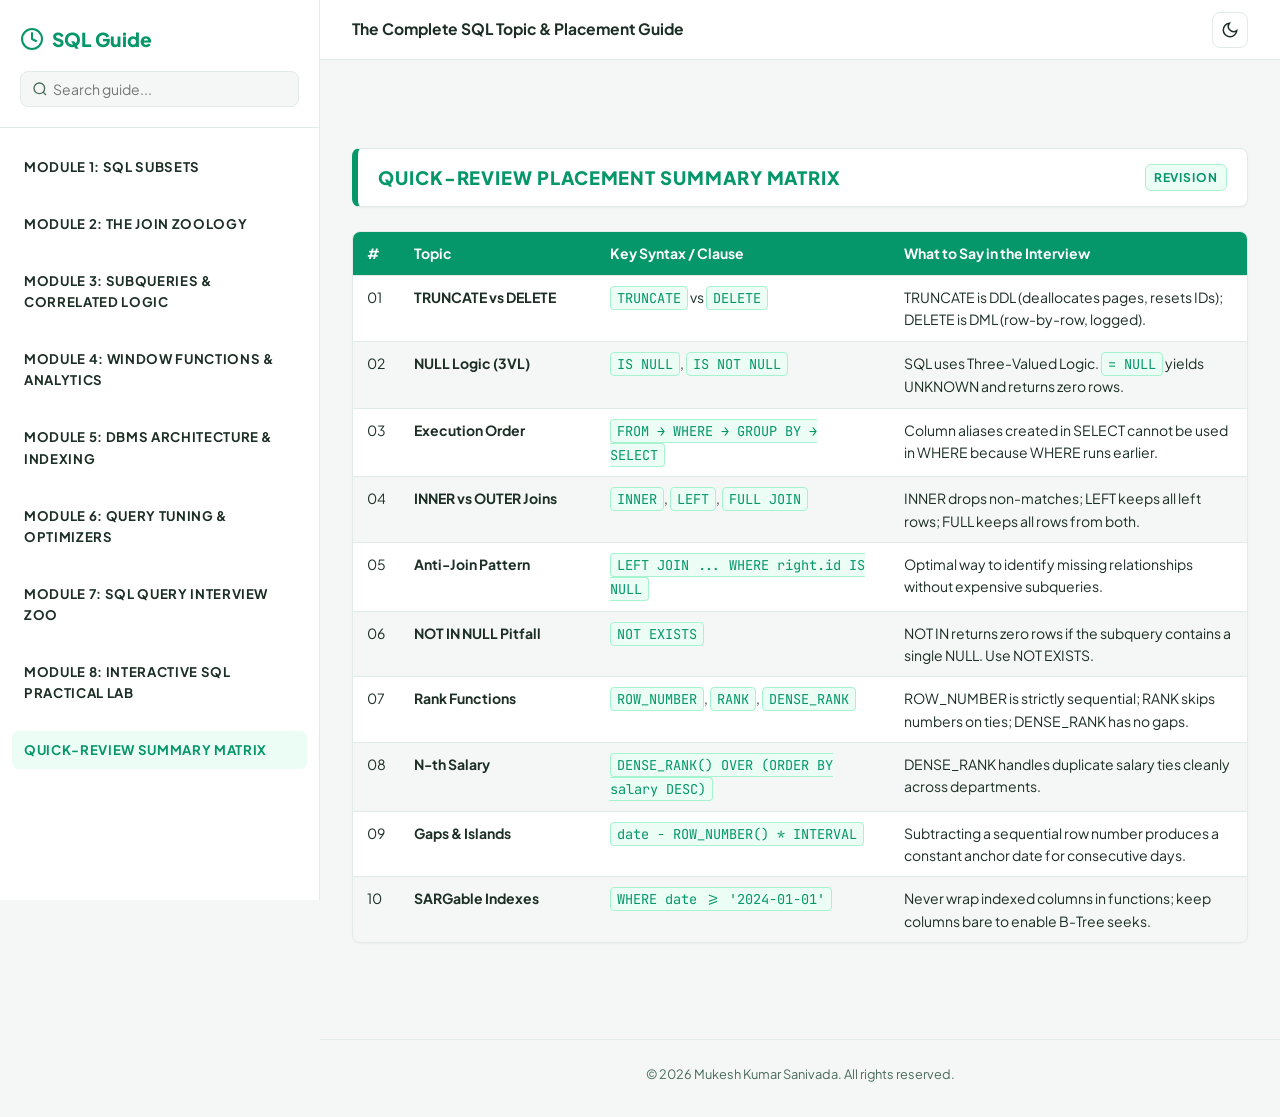
<file: summary_matrix.html>
<!DOCTYPE html>
<html lang="en" data-theme="light">

<head>
    <meta charset="UTF-8">
    <meta name="viewport" content="width=device-width, initial-scale=1.0">
    <title>Quick-Review Placement Summary Matrix - SQL Topic & Placement Guide</title>
    <link rel="stylesheet" href="style.css">
</head>

<body>
    <div class="app-container">
        <!-- Sidebar Navigation -->
        <aside class="sidebar-wrapper" id="sidebar">
            <div class="sidebar-header">
                <div class="logo-area">
                    <svg width="24" height="24" viewBox="0 0 24 24" fill="none" stroke="currentColor" stroke-width="2"
                        stroke-linecap="round" stroke-linejoin="round" class="logo-icon">
                        <path d="M12 22c5.523 0 10-4.477 10-10S17.523 2 12 2 2 6.477 2 12s4.477 10 10 10z"></path>
                        <path d="M12 6v6l4 2"></path>
                    </svg>
                    <span class="logo-text">SQL Guide</span>
                </div>
                <button class="close-sidebar-btn" id="close-sidebar" aria-label="Close menu">
                    <svg width="18" height="18" viewBox="0 0 24 24" fill="none" stroke="currentColor" stroke-width="2">
                        <line x1="18" y1="6" x2="6" y2="18"></line>
                        <line x1="6" y1="6" x2="18" y2="18"></line>
                    </svg>
                </button>
                <div class="search-box">
                    <svg class="search-icon" width="16" height="16" viewBox="0 0 24 24" fill="none"
                        stroke="currentColor" stroke-width="2">
                        <circle cx="11" cy="11" r="8"></circle>
                        <line x1="21" y1="21" x2="16.65" y2="16.65"></line>
                    </svg>
                    <input type="text" id="search-input" placeholder="Search guide..." autocomplete="off">
                </div>
            </div>
            <nav class="toc-nav" id="toc-nav">
                <!-- Dynamically generated TOC -->
            </nav>
        </aside>

        <!-- Main Content Wrapper -->
        <div class="main-wrapper">
            <header class="top-nav">
                <div class="nav-left">
                    <button id="menu-toggle" class="menu-btn" aria-label="Toggle menu">
                        <svg width="20" height="20" viewBox="0 0 24 24" fill="none" stroke="currentColor"
                            stroke-width="2">
                            <line x1="3" y1="12" x2="21" y2="12"></line>
                            <line x1="3" y1="6" x2="21" y2="6"></line>
                            <line x1="3" y1="18" x2="21" y2="18"></line>
                        </svg>
                    </button>
                    <div class="nav-title">The Complete SQL Topic &amp; Placement Guide</div>
                </div>
                <div class="nav-actions">
                    <button id="theme-toggle" class="theme-btn" title="Toggle Light/Dark Theme">
                        <svg class="sun-icon" width="18" height="18" viewBox="0 0 24 24" fill="none"
                            stroke="currentColor" stroke-width="2">
                            <circle cx="12" cy="12" r="5"></circle>
                            <line x1="12" y1="1" x2="12" y2="3"></line>
                            <line x1="12" y1="21" x2="12" y2="23"></line>
                            <line x1="4.22" y1="4.22" x2="5.64" y2="5.64"></line>
                            <line x1="18.36" y1="18.36" x2="19.78" y2="19.78"></line>
                            <line x1="1" y1="12" x2="3" y2="12"></line>
                            <line x1="21" y1="12" x2="23" y2="12"></line>
                            <line x1="4.22" y1="19.78" x2="5.64" y2="18.36"></line>
                            <line x1="18.36" y1="5.64" x2="19.78" y2="4.22"></line>
                        </svg>
                        <svg class="moon-icon" width="18" height="18" viewBox="0 0 24 24" fill="none"
                            stroke="currentColor" stroke-width="2">
                            <path d="M21 12.79A9 9 0 1 1 11.21 3 7 7 0 0 0 21 12.79z"></path>
                        </svg>
                    </button>
                </div>
            </header>

            <div class="content-container">
                <!-- ================= SUMMARY MATRIX ================= -->
                <div class="module-header">
                    <span>Quick-Review Placement Summary Matrix</span>
                    <span class="module-tag">Revision</span>
                </div>

                <table>
                    <thead>
                        <tr>
                            <th style="width: 5%;">#</th>
                            <th style="width: 22%;">Topic</th>
                            <th style="width: 33%;">Key Syntax / Clause</th>
                            <th style="width: 40%;">What to Say in the Interview</th>
                        </tr>
                    </thead>
                    <tbody>
                        <tr>
                            <td>01</td>
                            <td><strong>TRUNCATE vs DELETE</strong></td>
                            <td><span class="code-inline">TRUNCATE</span> vs <span class="code-inline">DELETE</span></td>
                            <td>TRUNCATE is DDL (deallocates pages, resets IDs); DELETE is DML (row-by-row, logged).</td>
                        </tr>
                        <tr>
                            <td>02</td>
                            <td><strong>NULL Logic (3VL)</strong></td>
                            <td><span class="code-inline">IS NULL</span>, <span class="code-inline">IS NOT NULL</span></td>
                            <td>SQL uses Three-Valued Logic. <span class="code-inline">= NULL</span> yields UNKNOWN and returns zero rows.</td>
                        </tr>
                        <tr>
                            <td>03</td>
                            <td><strong>Execution Order</strong></td>
                            <td><span class="code-inline">FROM → WHERE → GROUP BY → SELECT</span></td>
                            <td>Column aliases created in SELECT cannot be used in WHERE because WHERE runs earlier.</td>
                        </tr>
                        <tr>
                            <td>04</td>
                            <td><strong>INNER vs OUTER Joins</strong></td>
                            <td><span class="code-inline">INNER</span>, <span class="code-inline">LEFT</span>, <span class="code-inline">FULL JOIN</span></td>
                            <td>INNER drops non-matches; LEFT keeps all left rows; FULL keeps all rows from both.</td>
                        </tr>
                        <tr>
                            <td>05</td>
                            <td><strong>Anti-Join Pattern</strong></td>
                            <td><span class="code-inline">LEFT JOIN ... WHERE right.id IS NULL</span></td>
                            <td>Optimal way to identify missing relationships without expensive subqueries.</td>
                        </tr>
                        <tr>
                            <td>06</td>
                            <td><strong>NOT IN NULL Pitfall</strong></td>
                            <td><span class="code-inline">NOT EXISTS</span></td>
                            <td>NOT IN returns zero rows if the subquery contains a single NULL. Use NOT EXISTS.</td>
                        </tr>
                        <tr>
                            <td>07</td>
                            <td><strong>Rank Functions</strong></td>
                            <td><span class="code-inline">ROW_NUMBER</span>, <span class="code-inline">RANK</span>, <span class="code-inline">DENSE_RANK</span></td>
                            <td>ROW_NUMBER is strictly sequential; RANK skips numbers on ties; DENSE_RANK has no gaps.</td>
                        </tr>
                        <tr>
                            <td>08</td>
                            <td><strong>N-th Salary</strong></td>
                            <td><span class="code-inline">DENSE_RANK() OVER (ORDER BY salary DESC)</span></td>
                            <td>DENSE_RANK handles duplicate salary ties cleanly across departments.</td>
                        </tr>
                        <tr>
                            <td>09</td>
                            <td><strong>Gaps & Islands</strong></td>
                            <td><span class="code-inline">date - ROW_NUMBER() * INTERVAL</span></td>
                            <td>Subtracting a sequential row number produces a constant anchor date for consecutive days.</td>
                        </tr>
                        <tr>
                            <td>10</td>
                            <td><strong>SARGable Indexes</strong></td>
                            <td><span class="code-inline">WHERE date >= '2024-01-01'</span></td>
                            <td>Never wrap indexed columns in functions; keep columns bare to enable B-Tree seeks.</td>
                        </tr>
                    </tbody>
                </table>
            </div> <!-- close content-container -->

            <footer class="site-footer">© 2026 Mukesh Kumar Sanivada. All rights reserved.</footer>

        </div> <!-- close main-wrapper -->
    </div> <!-- close app-container -->

    <button id="back-to-top" class="back-to-top-btn" title="Back to top" aria-label="Back to top">
        <svg width="20" height="20" viewBox="0 0 24 24" fill="none" stroke="currentColor" stroke-width="2">
            <polyline points="18 15 12 9 6 15"></polyline>
        </svg>
    </button>

    <script src="script.js"></script>
</body>
</html>
</file>
<file: style.css>
@import url('https://fonts.googleapis.com/css2?family=Plus+Jakarta+Sans:wght@400;500;600;700;800&family=JetBrains+Mono:wght@400;500;600;700&display=swap');

        :root {
            --font-main: 'Plus Jakarta Sans', -apple-system, BlinkMacSystemFont, "Segoe UI", Roboto, sans-serif;
            --font-mono: 'JetBrains Mono', monospace;

            /* Light Theme */
            --bg-app: #f4f7f5;
            --bg-card: #ffffff;
            --bg-sidebar: #ffffff;
            --border-color: #e2ebe6;
            --text-main: #1c2e26;
            --text-muted: #4b6b5c;

            --primary: #059669;
            --primary-hover: #047857;
            --primary-light: #ecfdf5;
            --primary-border: #a7f3d0;

            --accent-warm: #ea580c;
            --accent-warm-light: #fff7ed;
            --accent-warm-border: #fed7aa;

            --bg-pre: #0d1f18;
            --border-pre: #1b3d30;
            --text-pre: #e6f4ee;

            --shadow-sm: 0 1px 2px 0 rgba(0, 0, 0, 0.04);
            --shadow-md: 0 4px 6px -1px rgba(0, 0, 0, 0.05), 0 2px 4px -1px rgba(0, 0, 0, 0.03);
            --shadow-lg: 0 10px 15px -3px rgba(0, 0, 0, 0.05), 0 4px 6px -2px rgba(0, 0, 0, 0.02);
        }

        [data-theme="dark"] {
            /* Dark Theme */
            --bg-app: #080d0a;
            --bg-card: #111a15;
            --bg-sidebar: #0e1612;
            --border-color: #1c2b23;
            --text-main: #e2e8f0;
            --text-muted: #8ca699;

            --primary: #10b981;
            --primary-hover: #34d399;
            --primary-light: #063c2e;
            --primary-border: #047857;

            --accent-warm: #f97316;
            --accent-warm-light: #3c140a;
            --accent-warm-border: #7c2d12;

            --bg-pre: #050a08;
            --border-pre: #11221b;
            --text-pre: #ecfdf5;

            --shadow-sm: 0 1px 2px 0 rgba(0, 0, 0, 0.2);
            --shadow-md: 0 4px 6px -1px rgba(0, 0, 0, 0.3), 0 2px 4px -1px rgba(0, 0, 0, 0.2);
            --shadow-lg: 0 10px 15px -3px rgba(0, 0, 0, 0.4), 0 4px 6px -2px rgba(0, 0, 0, 0.3);
        }

        *,
        *::before,
        *::after {
            box-sizing: border-box;
        }

        html {
            scroll-behavior: smooth;
            font-size: 16px;
        }

        body {
            font-family: var(--font-main);
            color: var(--text-main);
            background-color: var(--bg-app);
            line-height: 1.6;
            font-size: 0.975rem;
            margin: 0;
            padding: 0;
            transition: background-color 0.3s, color 0.3s;
            -webkit-print-color-adjust: exact;
            print-color-adjust: exact;
        }

        /* Custom scrollbars */
        ::-webkit-scrollbar {
            width: 8px;
            height: 8px;
        }

        ::-webkit-scrollbar-track {
            background: transparent;
        }

        ::-webkit-scrollbar-thumb {
            background: var(--border-color);
            border-radius: 4px;
        }

        ::-webkit-scrollbar-thumb:hover {
            background: var(--text-muted);
        }

        /* Application Layout */
        .app-container {
            display: flex;
            min-height: 100vh;
        }

        /* Sidebar Navigation */
        .sidebar-wrapper {
            width: 320px;
            background: var(--bg-sidebar);
            border-right: 1px solid var(--border-color);
            position: fixed;
            top: 0;
            bottom: 0;
            left: 0;
            display: flex;
            flex-direction: column;
            z-index: 100;
            transition: transform 0.3s cubic-bezier(0.4, 0, 0.2, 1), background-color 0.3s, border-color 0.3s;
        }

        .sidebar-header {
            padding: 1.5rem 1.25rem 0.5rem 1.25rem;
            border-bottom: 1px solid var(--border-color);
        }

        .logo-area {
            display: flex;
            align-items: center;
            gap: 8px;
            font-weight: 800;
            font-size: 1.2rem;
            color: var(--primary);
            margin-bottom: 1rem;
        }

        .logo-icon {
            stroke: var(--primary);
        }

        .close-sidebar-btn {
            display: none;
            position: absolute;
            top: 1.5rem;
            right: 1.25rem;
            background: none;
            border: none;
            color: var(--text-muted);
            cursor: pointer;
        }

        /* Search box */
        .search-box {
            position: relative;
            margin-bottom: 0.75rem;
        }

        .search-box input {
            width: 100%;
            background: var(--bg-app);
            border: 1px solid var(--border-color);
            color: var(--text-main);
            padding: 0.5rem 0.75rem 0.5rem 2rem;
            border-radius: 8px;
            font-size: 0.875rem;
            font-family: var(--font-main);
            transition: all 0.2s ease;
        }

        .search-box input:focus {
            outline: none;
            border-color: var(--primary);
            box-shadow: 0 0 0 3px var(--primary-light);
        }

        .search-icon {
            position: absolute;
            left: 0.75rem;
            top: 50%;
            transform: translateY(-50%);
            color: var(--text-muted);
            pointer-events: none;
        }

        /* Table of Contents */
        .toc-nav {
            padding: 1.25rem 0.75rem;
            overflow-y: auto;
            flex: 1;
        }

        .toc-module-group {
            margin-bottom: 1.25rem;
        }

        .toc-module-link {
            display: block;
            font-weight: 700;
            font-size: 0.825rem;
            color: var(--text-main);
            text-decoration: none;
            padding: 0.5rem 0.75rem;
            border-radius: 6px;
            transition: all 0.2s ease;
            text-transform: uppercase;
            letter-spacing: 0.05em;
        }

        .toc-module-link:hover,
        .toc-module-link.active {
            background: var(--primary-light);
            color: var(--primary);
        }

        .toc-topic-list {
            list-style: none;
            padding-left: 0.75rem;
            margin: 0.25rem 0 0 0;
            border-left: 1px solid var(--border-color);
        }

        .toc-topic-link {
            display: block;
            font-size: 0.825rem;
            color: var(--text-muted);
            text-decoration: none;
            padding: 0.35rem 0.75rem;
            border-radius: 6px;
            transition: all 0.2s ease;
            white-space: nowrap;
            overflow: hidden;
            text-overflow: ellipsis;
        }

        .toc-topic-num {
            font-family: var(--font-mono);
            font-size: 0.75rem;
            margin-right: 0.25rem;
            color: var(--primary);
        }

        .toc-topic-link:hover,
        .toc-topic-link.active {
            color: var(--primary);
            background: var(--primary-light);
            padding-left: 0.95rem;
        }
        /* Main Wrapper */
        .main-wrapper {
            flex: 1;
            margin-left: 320px;
            display: flex;
            flex-direction: column;
            min-width: 0;
        }

        /* Top Navigation Bar */
        .top-nav {
            height: 60px;
            background: var(--bg-card);
            border-bottom: 1px solid var(--border-color);
            display: flex;
            align-items: center;
            justify-content: space-between;
            padding: 0 2rem;
            position: sticky;
            top: 0;
            z-index: 90;
            transition: background-color 0.3s, border-color 0.3s;
        }

        .nav-left {
            display: flex;
            align-items: center;
            gap: 12px;
        }

        .menu-btn {
            display: none;
            background: none;
            border: 1px solid var(--border-color);
            color: var(--text-main);
            padding: 6px;
            border-radius: 6px;
            cursor: pointer;
            align-items: center;
            justify-content: center;
        }

        .nav-title {
            font-weight: 700;
            color: var(--text-main);
        }

        .nav-actions {
            display: flex;
            align-items: center;
            gap: 12px;
        }

        .theme-btn {
            background: none;
            border: 1px solid var(--border-color);
            color: var(--text-main);
            padding: 8px;
            border-radius: 8px;
            cursor: pointer;
            transition: all 0.2s;
            display: flex;
            align-items: center;
            justify-content: center;
        }

        .theme-btn:hover {
            background: var(--bg-app);
            border-color: var(--text-muted);
        }

        .sun-icon {
            display: none;
        }

        .moon-icon {
            display: block;
        }

        [data-theme="dark"] .sun-icon {
            display: block;
        }

        [data-theme="dark"] .moon-icon {
            display: none;
        }

        /* Content Area */
        .content-container {
            padding: 2.5rem 2rem;
            max-width: 960px;
            margin: 0 auto;
            width: 100%;
        }

        /* Document Hero Header */
        .doc-hero {
            background: linear-gradient(135deg, #064e3b 0%, #047857 50%, #78350f 100%);
            border-radius: 12px;
            padding: 2.5rem 2rem;
            color: #ffffff;
            margin-bottom: 2rem;
            box-shadow: var(--shadow-md);
            position: relative;
            overflow: hidden;
        }

        .doc-hero::after {
            content: "";
            position: absolute;
            top: 0;
            left: 0;
            right: 0;
            bottom: 0;
            background: radial-gradient(circle at top right, rgba(254, 243, 199, 0.12) 0%, transparent 60%);
            pointer-events: none;
        }

        .doc-badge {
            display: inline-block;
            background: rgba(254, 243, 199, 0.15);
            border: 1px solid rgba(254, 243, 199, 0.3);
            color: #fef3c7;
            font-size: 0.75rem;
            font-weight: 700;
            text-transform: uppercase;
            letter-spacing: 0.08em;
            padding: 4px 10px;
            border-radius: 6px;
            margin-bottom: 0.75rem;
        }

        .doc-title {
            font-size: 2.25rem;
            font-weight: 800;
            letter-spacing: -0.03em;
            margin: 0 0 0.5rem 0;
            line-height: 1.2;
        }

        .doc-subtitle {
            font-size: 1rem;
            color: #d1fae5;
            font-weight: 400;
            margin: 0;
            line-height: 1.5;
        }

        /* Module Section Headers */
        .module-header {
            display: flex;
            align-items: center;
            justify-content: space-between;
            background: var(--bg-card);
            border: 1px solid var(--border-color);
            border-left: 6px solid var(--primary);
            border-radius: 8px;
            padding: 0.875rem 1.25rem;
            font-size: 1.15rem;
            font-weight: 800;
            color: var(--primary);
            text-transform: uppercase;
            letter-spacing: 0.05em;
            margin: 3rem 0 1.5rem 0;
            box-shadow: var(--shadow-sm);
            transition: all 0.3s ease;
            scroll-margin-top: 80px;
            /* Offset for sticky nav */
        }

        .module-tag {
            font-size: 0.75rem;
            font-weight: 700;
            padding: 3px 8px;
            border-radius: 6px;
            background: var(--primary-light);
            color: var(--primary);
            border: 1px solid var(--primary-border);
        }

        /* Topic Cards */
        .topic-card {
            background: var(--bg-card);
            border: 1px solid var(--border-color);
            border-radius: 12px;
            padding: 1.5rem;
            margin-bottom: 1.5rem;
            box-shadow: var(--shadow-sm);
            transition: all 0.3s ease;
            scroll-margin-top: 80px;
            /* Offset for sticky nav */
        }

        .topic-card:hover {
            box-shadow: var(--shadow-md);
            border-color: var(--primary-border);
        }

        .topic-top-bar {
            display: flex;
            justify-content: space-between;
            align-items: center;
            border-bottom: 1px solid var(--border-color);
            padding-bottom: 0.75rem;
            margin-bottom: 1rem;
        }

        .topic-num {
            font-family: var(--font-mono);
            font-size: 1rem;
            font-weight: 700;
            color: var(--primary);
            margin-right: 8px;
        }

        .topic-heading {
            font-size: 1.125rem;
            font-weight: 700;
            color: var(--text-main);
        }

        .topic-meta {
            font-size: 0.75rem;
            font-weight: 600;
            color: var(--accent-warm);
            background: var(--accent-warm-light);
            border: 1px solid var(--accent-warm-border);
            padding: 2px 8px;
            border-radius: 6px;
        }

        /* Intuition and Trap Boxes */
        .intuition-box {
            background: var(--primary-light);
            border-left: 4px solid var(--primary);
            padding: 0.875rem 1.25rem;
            margin-bottom: 1rem;
            font-size: 0.925rem;
            color: var(--text-main);
            border-radius: 0 8px 8px 0;
            transition: all 0.3s ease;
        }

        .intuition-box strong {
            color: var(--primary);
        }

        .interview-trap {
            background: var(--accent-warm-light);
            border-left: 4px solid var(--accent-warm);
            color: var(--text-main);
            padding: 0.875rem 1.25rem;
            font-size: 0.925rem;
            border-radius: 0 8px 8px 0;
            margin: 0.75rem 0 1rem 0;
            transition: all 0.3s ease;
        }

        .interview-trap strong {
            color: var(--accent-warm);
        }

        /* Code Section Labels */
        .code-section-header {
            display: flex;
            align-items: center;
            gap: 8px;
            font-size: 0.8rem;
            font-weight: 700;
            letter-spacing: 0.03em;
            margin: 1rem 0 0.5rem 0;
            color: var(--text-muted);
        }

        .badge-easy {
            background: var(--primary-light);
            color: var(--primary);
            border: 1px solid var(--primary-border);
            padding: 2px 6px;
            border-radius: 4px;
            font-size: 0.7rem;
            text-transform: uppercase;
        }

        .badge-tricky {
            background: var(--accent-warm-light);
            color: var(--accent-warm);
            border: 1px solid var(--accent-warm-border);
            padding: 2px 6px;
            border-radius: 4px;
            font-size: 0.7rem;
            text-transform: uppercase;
        }

        .code-wrapper {
            position: relative;
            margin: 0.5rem 0 1.25rem 0;
        }

        pre {
            background: var(--bg-pre);
            color: var(--text-pre);
            border-radius: 8px;
            padding: 1rem 1.25rem;
            font-family: var(--font-mono);
            font-size: 0.875rem;
            line-height: 1.5;
            margin: 0;
            white-space: pre-wrap;
            word-break: break-all;
            border: 1px solid var(--border-pre);
        }

        .copy-code-btn {
            position: absolute;
            top: 10px;
            right: 10px;
            background: rgba(255, 255, 255, 0.08);
            border: 1px solid rgba(255, 255, 255, 0.15);
            color: #e6f4ee;
            padding: 6px;
            border-radius: 6px;
            cursor: pointer;
            display: flex;
            align-items: center;
            justify-content: center;
            transition: all 0.2s ease;
            opacity: 0;
        }

        .code-wrapper:hover .copy-code-btn {
            opacity: 1;
        }

        .copy-code-btn:hover {
            background: rgba(255, 255, 255, 0.18);
            transform: scale(1.05);
        }

        .copy-code-btn.copied {
            background: rgba(16, 185, 129, 0.2);
            border-color: rgba(16, 185, 129, 0.4);
        }

        /* Code Syntax Highlighting */
        .kw {
            color: #34d399;
            font-weight: 700;
        }

        .fn {
            color: #fbbf24;
            font-weight: 600;
        }

        .str {
            color: #fb923c;
        }

        .cm {
            color: #6ee7b7;
            font-style: italic;
            opacity: 0.8;
        }

        .num {
            color: #f472b6;
        }

        .type {
            color: #a78bfa;
            font-weight: 600;
        }

        .code-inline {
            font-family: var(--font-mono);
            background: var(--primary-light);
            color: var(--primary);
            padding: 2px 6px;
            border-radius: 4px;
            font-size: 0.85rem;
            border: 1px solid var(--primary-border);
        }

        /* Tables */
        table {
            width: 100%;
            border-collapse: separate;
            border-spacing: 0;
            margin: 1.5rem 0;
            font-size: 0.875rem;
            background: var(--bg-card);
            border: 1px solid var(--border-color);
            border-radius: 8px;
            overflow: hidden;
            box-shadow: var(--shadow-sm);
            transition: all 0.3s ease;
        }

        th {
            background: var(--primary);
            color: #ffffff;
            font-weight: 700;
            text-align: left;
            padding: 10px 14px;
            border-bottom: 1px solid var(--border-color);
        }

        td {
            border-bottom: 1px solid var(--border-color);
            padding: 10px 14px;
            color: var(--text-main);
            vertical-align: top;
            transition: all 0.3s ease;
        }

        tr:last-child td {
            border-bottom: none;
        }

        tr:nth-child(even) td {
            background-color: var(--bg-app);
        }

        tr:hover td {
            background-color: var(--primary-light);
        }

        .bullet-list {
            margin: 0.5rem 0 0 0;
            padding-left: 1.25rem;
        }

        .bullet-list li {
            margin-bottom: 0.25rem;
        }

        /* Back to top button */
        .back-to-top-btn {
            position: fixed;
            bottom: 2rem;
            right: 2rem;
            background: var(--primary);
            color: #ffffff;
            border: none;
            padding: 10px;
            border-radius: 50%;
            cursor: pointer;
            box-shadow: var(--shadow-lg);
            transition: all 0.2s ease;
            display: none;
            align-items: center;
            justify-content: center;
            z-index: 1000;
        }

        .back-to-top-btn:hover {
            background: var(--primary-hover);
            transform: translateY(-3px);
        }

        /* Footer */
        .site-footer {
            text-align: center;
            padding: 1.5rem 1rem 2rem 1rem;
            font-size: 0.8rem;
            color: var(--text-muted);
            border-top: 1px solid var(--border-color);
            margin-top: 2rem;
        }

        /* Quiz Styling */
        .quiz-card {
            background: var(--bg-card);
            border: 2px solid var(--border-color);
            border-radius: 16px;
            padding: 2rem;
            margin: 2.5rem 0 3.5rem 0;
            box-shadow: var(--shadow-md);
            transition: all 0.3s ease;
            position: relative;
            overflow: hidden;
        }
        
        .quiz-card:hover {
            box-shadow: var(--shadow-lg);
            border-color: var(--primary-border);
        }

        .quiz-header {
            display: flex;
            justify-content: space-between;
            align-items: center;
            margin-bottom: 1.5rem;
            border-bottom: 1px solid var(--border-color);
            padding-bottom: 1rem;
        }

        .quiz-title {
            font-size: 1.25rem;
            font-weight: 800;
            color: var(--primary);
            display: flex;
            align-items: center;
            gap: 8px;
        }

        .quiz-badge {
            font-size: 0.75rem;
            font-weight: 700;
            background: var(--accent-warm-light);
            color: var(--accent-warm);
            border: 1px solid var(--accent-warm-border);
            padding: 3px 8px;
            border-radius: 6px;
        }

        .quiz-progress-container {
            margin-bottom: 1.5rem;
        }

        .quiz-progress-text {
            font-size: 0.85rem;
            color: var(--text-muted);
            margin-bottom: 0.5rem;
            display: flex;
            justify-content: space-between;
            font-weight: 600;
        }

        .quiz-progress-bar {
            height: 6px;
            background: var(--border-color);
            border-radius: 3px;
            overflow: hidden;
            position: relative;
        }

        .quiz-progress-fill {
            height: 100%;
            background: linear-gradient(90deg, var(--primary) 0%, var(--primary-hover) 100%);
            border-radius: 3px;
            transition: width 0.3s ease;
            width: 0%;
        }

        .quiz-question-container {
            margin-bottom: 1.5rem;
        }

        .quiz-question-text {
            font-size: 1.1rem;
            font-weight: 700;
            line-height: 1.4;
            color: var(--text-main);
            margin-bottom: 1.25rem;
        }

        .quiz-question-code {
            margin-bottom: 1.25rem;
        }

        .quiz-options-grid {
            display: grid;
            grid-template-columns: 1fr;
            gap: 0.75rem;
            margin-bottom: 1.5rem;
        }

        .quiz-option {
            background: var(--bg-app);
            border: 1px solid var(--border-color);
            border-radius: 10px;
            padding: 1rem 1.25rem;
            text-align: left;
            font-family: var(--font-main);
            font-size: 0.95rem;
            color: var(--text-main);
            cursor: pointer;
            transition: all 0.2s ease;
            display: flex;
            align-items: flex-start;
            gap: 12px;
            width: 100%;
        }

        .quiz-option:hover:not(:disabled) {
            border-color: var(--primary);
            background: var(--primary-light);
            transform: translateY(-2px);
        }

        .quiz-option:focus {
            outline: none;
        }

        .quiz-option-letter {
            font-family: var(--font-mono);
            font-weight: 700;
            background: var(--border-color);
            color: var(--text-muted);
            width: 24px;
            height: 24px;
            border-radius: 6px;
            display: flex;
            align-items: center;
            justify-content: center;
            font-size: 0.8rem;
            flex-shrink: 0;
            transition: all 0.2s ease;
        }

        .quiz-option:hover:not(:disabled) .quiz-option-letter {
            background: var(--primary);
            color: white;
        }

        .quiz-option.correct {
            border-color: #10b981;
            background: #ecfdf5;
        }
        [data-theme="dark"] .quiz-option.correct {
            border-color: #059669;
            background: #064e3b;
        }
        .quiz-option.correct .quiz-option-letter {
            background: #10b981;
            color: white;
        }

        .quiz-option.incorrect {
            border-color: #ef4444;
            background: #fef2f2;
        }
        [data-theme="dark"] .quiz-option.incorrect {
            border-color: #dc2626;
            background: #450a0a;
        }
        .quiz-option.incorrect .quiz-option-letter {
            background: #ef4444;
            color: white;
        }

        .quiz-option.correct-reveal {
            border-color: #10b981;
            box-shadow: 0 0 0 1px #10b981;
        }
        [data-theme="dark"] .quiz-option.correct-reveal {
            border-color: #059669;
            box-shadow: 0 0 0 1px #059669;
        }
        .quiz-option.correct-reveal .quiz-option-letter {
            background: #10b981;
            color: white;
        }

        .quiz-option:disabled {
            cursor: not-allowed;
            opacity: 0.7;
        }

        .quiz-explanation-box {
            background: var(--primary-light);
            border-left: 4px solid var(--primary);
            border-radius: 0 8px 8px 0;
            padding: 1rem 1.25rem;
            margin-bottom: 1.5rem;
            font-size: 0.925rem;
            line-height: 1.5;
            color: var(--text-main);
            animation: fadeIn 0.3s ease;
        }

        .quiz-explanation-box strong {
            color: var(--primary);
        }

        .quiz-action-bar {
            display: flex;
            justify-content: flex-end;
            gap: 12px;
        }

        .quiz-btn {
            background: var(--primary);
            color: white;
            border: none;
            padding: 0.75rem 1.5rem;
            border-radius: 8px;
            font-weight: 700;
            font-family: var(--font-main);
            font-size: 0.9rem;
            cursor: pointer;
            transition: all 0.2s ease;
            display: flex;
            align-items: center;
            gap: 8px;
        }

        .quiz-btn:hover:not(:disabled) {
            background: var(--primary-hover);
            transform: translateY(-1px);
        }

        .quiz-btn:disabled {
            background: var(--border-color);
            color: var(--text-muted);
            cursor: not-allowed;
        }

        .quiz-btn-secondary {
            background: transparent;
            border: 1px solid var(--border-color);
            color: var(--text-main);
        }

        .quiz-btn-secondary:hover:not(:disabled) {
            background: var(--bg-app);
            border-color: var(--text-muted);
        }

        .quiz-results-container {
            text-align: center;
            padding: 1.5rem 0;
            animation: fadeIn 0.4s ease;
        }

        .quiz-results-score {
            font-size: 3.5rem;
            font-weight: 800;
            color: var(--primary);
            margin: 1rem 0;
            font-family: var(--font-mono);
        }

        .quiz-results-message {
            font-size: 1.25rem;
            font-weight: 700;
            color: var(--text-main);
            margin-bottom: 1.5rem;
        }

        .quiz-results-feedback {
            font-size: 0.95rem;
            color: var(--text-muted);
            margin-bottom: 2rem;
            max-width: 450px;
            margin-left: auto;
            margin-right: auto;
        }

        .quiz-review-list {
            margin-top: 2rem;
            border-top: 1px solid var(--border-color);
            padding-top: 1.5rem;
            text-align: left;
            max-height: 400px;
            overflow-y: auto;
            padding-right: 0.5rem;
        }

        .quiz-review-item {
            margin-bottom: 1.5rem;
            border-bottom: 1px solid var(--border-color);
            padding-bottom: 1rem;
        }

        .quiz-review-item:last-child {
            border-bottom: none;
            margin-bottom: 0;
            padding-bottom: 0;
        }

        .quiz-review-question {
            font-weight: 700;
            font-size: 0.95rem;
            margin-bottom: 0.5rem;
            color: var(--text-main);
        }

        .quiz-review-status {
            font-size: 0.8rem;
            font-weight: 700;
            display: inline-block;
            padding: 2px 6px;
            border-radius: 4px;
            margin-bottom: 0.5rem;
        }

        .quiz-review-status.correct-status {
            background: #ecfdf5;
            color: #10b981;
            border: 1px solid #a7f3d0;
        }

        .quiz-review-status.incorrect-status {
            background: #fef2f2;
            color: #ef4444;
            border: 1px solid #fecaca;
        }

        .quiz-review-answer-line {
            font-size: 0.9rem;
            margin-bottom: 0.25rem;
        }

        .quiz-review-explanation {
            font-size: 0.85rem;
            color: var(--text-muted);
            margin-top: 0.5rem;
            background: var(--bg-app);
            padding: 0.5rem 0.75rem;
            border-radius: 6px;
            border-left: 3px solid var(--primary);
        }

        @keyframes fadeIn {
            from { opacity: 0; transform: translateY(5px); }
            to { opacity: 1; transform: translateY(0); }
        }

        /* Responsive Design */
        @media (max-width: 1023px) {
            .sidebar-wrapper {
                transform: translateX(-100%);
            }

            .sidebar-wrapper.open {
                transform: translateX(0);
            }

            .close-sidebar-btn {
                display: block;
            }

            .main-wrapper {
                margin-left: 0;
            }

            .menu-btn {
                display: flex;
            }

            .top-nav {
                padding: 0 1.25rem;
            }

            .content-container {
                padding: 1.5rem 1rem;
            }
        }

        /* ==========================================
                  INTERACTIVE LAB STYLES
           ========================================== */
        
        .lab-container {
            display: flex;
            flex-direction: column;
            gap: 1.5rem;
            margin-top: 1.5rem;
        }

        .lab-panel {
            background-color: var(--bg-card);
            border: 1px solid var(--border-color);
            border-radius: 12px;
            padding: 1.5rem;
            box-shadow: var(--shadow-sm);
        }

        .lab-header {
            display: flex;
            align-items: center;
            justify-content: space-between;
            margin-bottom: 1.25rem;
            border-bottom: 1px solid var(--border-color);
            padding-bottom: 0.75rem;
        }

        .lab-title {
            font-size: 1.15rem;
            font-weight: 700;
            display: flex;
            align-items: center;
            gap: 0.5rem;
            color: var(--text-main);
        }

        .lab-badge {
            font-size: 0.75rem;
            font-weight: 600;
            padding: 0.25rem 0.6rem;
            border-radius: 9999px;
            background-color: var(--primary-light);
            color: var(--primary);
            border: 1px solid var(--primary-border);
        }

        /* 1. JOIN Visualizer Styles */
        .join-workspace {
            display: flex;
            flex-direction: column;
            gap: 1.5rem;
        }

        .join-controls {
            display: flex;
            gap: 0.5rem;
            flex-wrap: wrap;
            justify-content: center;
            background: var(--bg-app);
            padding: 0.5rem;
            border-radius: 8px;
            border: 1px solid var(--border-color);
        }

        .join-type-btn {
            background: transparent;
            border: 1px solid transparent;
            color: var(--text-muted);
            padding: 0.5rem 1rem;
            border-radius: 6px;
            font-weight: 600;
            font-size: 0.85rem;
            cursor: pointer;
            transition: all 0.2s;
        }

        .join-type-btn:hover {
            color: var(--text-main);
            background: var(--bg-card);
        }

        .join-type-btn.active {
            background: var(--primary);
            color: #ffffff;
            border-color: var(--primary);
            box-shadow: var(--shadow-sm);
        }

        .join-tables-grid {
            display: grid;
            grid-template-columns: 1fr auto 1fr;
            align-items: center;
            gap: 1.5rem;
            position: relative;
            overflow-x: auto;
            padding: 1rem 0;
        }

        @media (max-width: 768px) {
            .join-tables-grid {
                grid-template-columns: 1fr;
                gap: 2rem;
            }
            .join-connector-container {
                display: none;
            }
        }

        .join-table-wrapper {
            background: var(--bg-card);
            border: 1px solid var(--border-color);
            border-radius: 8px;
            overflow: hidden;
            box-shadow: var(--shadow-sm);
        }

        .join-table-title {
            background: var(--bg-app);
            padding: 0.6rem 1rem;
            font-weight: 700;
            font-size: 0.85rem;
            border-bottom: 1px solid var(--border-color);
            text-transform: uppercase;
            letter-spacing: 0.05em;
            color: var(--text-muted);
        }

        .join-table {
            width: 100%;
            border-collapse: collapse;
            font-size: 0.85rem;
        }

        .join-table th, .join-table td {
            padding: 0.6rem 0.8rem;
            text-align: left;
            border-bottom: 1px solid var(--border-color);
        }

        .join-table th {
            background: var(--bg-card);
            font-weight: 600;
            color: var(--text-muted);
            border-bottom: 1px solid var(--border-color);
        }

        .join-row {
            transition: background-color 0.3s;
        }

        .join-row.matching {
            background-color: var(--primary-light) !important;
        }

        .join-row.comparing {
            background-color: var(--accent-warm-light) !important;
        }

        .join-row.unmatched {
            opacity: 0.6;
        }

        .join-connector-container {
            width: 80px;
            height: 100%;
            display: flex;
            align-items: center;
            justify-content: center;
        }

        .join-connector-svg {
            width: 80px;
            height: 200px;
            pointer-events: none;
        }

        .join-line {
            fill: none;
            stroke: var(--border-color);
            stroke-width: 2;
            stroke-dasharray: 4 2;
            transition: stroke 0.3s, stroke-width 0.3s, stroke-dasharray 0.3s;
        }

        .join-line.active {
            stroke: var(--primary);
            stroke-width: 3;
            stroke-dasharray: none;
            animation: linePulse 1.5s infinite;
        }

        .join-result-container {
            margin-top: 1.5rem;
            border-top: 1px solid var(--border-color);
            padding-top: 1.5rem;
        }

        /* 2. ER Diagram Builder Styles */
        .erd-workspace {
            display: flex;
            flex-direction: column;
            gap: 1.25rem;
        }

        .erd-toolbar {
            display: flex;
            gap: 0.5rem;
            flex-wrap: wrap;
        }

        .erd-canvas-container {
            position: relative;
            width: 100%;
            height: 480px;
            background-color: var(--bg-app);
            background-image: 
                radial-gradient(var(--border-color) 1px, transparent 1px), 
                radial-gradient(var(--border-color) 1px, transparent 1px);
            background-size: 20px 20px;
            background-position: 0 0, 10px 10px;
            border: 1px solid var(--border-color);
            border-radius: 8px;
            overflow: hidden;
        }

        .erd-canvas {
            width: 100%;
            height: 100%;
            position: relative;
        }

        .erd-svg-overlay {
            position: absolute;
            top: 0;
            left: 0;
            width: 100%;
            height: 100%;
            pointer-events: none;
            z-index: 1;
        }

        .erd-table-node {
            position: absolute;
            background-color: var(--bg-card);
            border: 2px solid var(--border-color);
            border-radius: 8px;
            min-width: 200px;
            box-shadow: var(--shadow-md);
            z-index: 2;
            cursor: move;
            user-select: none;
            transition: border-color 0.2s, box-shadow 0.2s;
        }

        .erd-table-node:hover, .erd-table-node.active {
            border-color: var(--primary);
            box-shadow: var(--shadow-lg);
        }

        .erd-node-header {
            background-color: var(--bg-app);
            padding: 0.5rem 0.75rem;
            font-weight: 700;
            font-size: 0.8rem;
            border-bottom: 1px solid var(--border-color);
            display: flex;
            justify-content: space-between;
            align-items: center;
            border-top-left-radius: 6px;
            border-top-right-radius: 6px;
        }

        .erd-node-actions {
            display: flex;
            gap: 0.25rem;
        }

        .erd-node-btn {
            background: transparent;
            border: none;
            padding: 2px;
            cursor: pointer;
            border-radius: 3px;
            color: var(--text-muted);
            display: flex;
            align-items: center;
            justify-content: center;
        }

        .erd-node-btn:hover {
            color: var(--accent-warm);
            background: var(--border-color);
        }

        .erd-node-btn.add-col-btn:hover {
            color: var(--primary);
        }

        .erd-node-columns {
            display: flex;
            flex-direction: column;
            font-size: 0.75rem;
        }

        .erd-node-col-row {
            padding: 0.4rem 0.75rem;
            display: flex;
            justify-content: space-between;
            align-items: center;
            border-bottom: 1px solid var(--border-color);
            position: relative;
        }

        .erd-node-col-row:last-child {
            border-bottom: none;
        }

        .erd-col-name {
            font-weight: 500;
            display: flex;
            align-items: center;
            gap: 4px;
        }

        .erd-col-type {
            color: var(--text-muted);
            font-family: var(--font-mono);
            font-size: 0.7rem;
        }

        .erd-key-icon {
            font-size: 0.6rem;
            font-weight: bold;
            padding: 1px 3px;
            border-radius: 3px;
            text-transform: uppercase;
        }

        .erd-pk {
            background-color: var(--accent-warm-light);
            color: var(--accent-warm);
            border: 1px solid var(--accent-warm-border);
        }

        .erd-fk {
            background-color: var(--primary-light);
            color: var(--primary);
            border: 1px solid var(--primary-border);
        }

        .erd-relationship-path {
            fill: none;
            stroke: var(--primary);
            stroke-width: 2.5;
            transition: stroke 0.2s;
        }

        .erd-relationship-path.hovered {
            stroke: var(--accent-warm);
            stroke-width: 3.5;
        }

        .erd-ddl-output {
            margin-top: 1rem;
        }

        .erd-ddl-title {
            font-size: 0.85rem;
            font-weight: 700;
            margin-bottom: 0.5rem;
            color: var(--text-muted);
            text-transform: uppercase;
        }

        /* ERD Forms styling */
        .erd-modal {
            position: absolute;
            background: var(--bg-card);
            border: 1px solid var(--border-color);
            border-radius: 8px;
            padding: 1rem;
            box-shadow: var(--shadow-lg);
            z-index: 10;
            width: 240px;
        }

        .erd-form-group {
            margin-bottom: 0.75rem;
            display: flex;
            flex-direction: column;
            gap: 0.25rem;
        }

        .erd-form-group label {
            font-size: 0.7rem;
            font-weight: 600;
            color: var(--text-muted);
        }

        .erd-input, .erd-select {
            padding: 0.35rem 0.5rem;
            border-radius: 4px;
            border: 1px solid var(--border-color);
            font-size: 0.75rem;
            background: var(--bg-card);
            color: var(--text-main);
        }

        .erd-form-actions {
            display: flex;
            justify-content: flex-end;
            gap: 0.5rem;
            margin-top: 1rem;
        }

        /* 3. SQL Parsons Puzzle Styles */
        .parsons-workspace {
            display: flex;
            flex-direction: column;
            gap: 1.25rem;
        }

        .parsons-challenge-card {
            background-color: var(--bg-app);
            padding: 1rem;
            border-radius: 8px;
            border: 1px solid var(--border-color);
        }

        .parsons-challenge-title {
            font-size: 0.95rem;
            font-weight: 700;
            margin-bottom: 0.4rem;
            color: var(--text-main);
            display: flex;
            justify-content: space-between;
            align-items: center;
        }

        .parsons-challenge-desc {
            font-size: 0.85rem;
            color: var(--text-muted);
        }

        .parsons-board-grid {
            display: grid;
            grid-template-columns: 1fr 1fr;
            gap: 1.5rem;
        }

        @media (max-width: 768px) {
            .parsons-board-grid {
                grid-template-columns: 1fr;
            }
        }

        .parsons-column {
            display: flex;
            flex-direction: column;
            gap: 0.75rem;
        }

        .parsons-col-header {
            font-size: 0.8rem;
            font-weight: 700;
            text-transform: uppercase;
            letter-spacing: 0.05em;
            color: var(--text-muted);
            display: flex;
            justify-content: space-between;
            align-items: center;
        }

        .parsons-area {
            background: var(--bg-app);
            border: 2px dashed var(--border-color);
            border-radius: 8px;
            min-height: 280px;
            padding: 0.75rem;
            display: flex;
            flex-direction: column;
            gap: 0.5rem;
            transition: border-color 0.2s, background-color 0.2s;
        }

        .parsons-area.drag-over {
            border-color: var(--primary);
            background-color: var(--primary-light);
        }

        .parsons-block {
            background: var(--bg-card);
            border: 1px solid var(--border-color);
            border-radius: 6px;
            padding: 0.6rem 0.9rem;
            font-family: var(--font-mono);
            font-size: 0.8rem;
            color: var(--text-main);
            cursor: pointer;
            user-select: none;
            display: flex;
            justify-content: space-between;
            align-items: center;
            box-shadow: var(--shadow-sm);
            transition: transform 0.2s, box-shadow 0.2s, border-color 0.2s;
            position: relative;
        }

        .parsons-block:hover {
            box-shadow: var(--shadow-md);
            border-color: var(--primary-border);
            transform: translateY(-1px);
        }

        .parsons-block.dragging {
            opacity: 0.4;
        }

        .parsons-block-actions {
            display: flex;
            gap: 0.25rem;
            align-items: center;
        }

        .parsons-block-btn {
            background: transparent;
            border: none;
            color: var(--text-muted);
            cursor: pointer;
            padding: 2px;
            border-radius: 3px;
            display: flex;
            align-items: center;
            justify-content: center;
        }

        .parsons-block-btn:hover {
            color: var(--primary);
            background: var(--border-color);
        }

        .parsons-block.correct {
            border-color: var(--primary);
            background-color: var(--primary-light);
        }

        .parsons-block.incorrect {
            border-color: var(--accent-warm);
            background-color: var(--accent-warm-light);
        }

        .parsons-feedback-message {
            padding: 0.75rem 1rem;
            border-radius: 6px;
            font-size: 0.85rem;
            margin-top: 1rem;
            display: none;
        }

        .parsons-feedback-message.success {
            display: block;
            background-color: var(--primary-light);
            color: var(--primary);
            border: 1px solid var(--primary-border);
        }

        .parsons-feedback-message.error {
            display: block;
            background-color: var(--accent-warm-light);
            color: var(--accent-warm);
            border: 1px solid var(--accent-warm-border);
        }

        /* 4. Optimizer Simulator Styles */
        .opt-workspace {
            display: flex;
            flex-direction: column;
            gap: 1.25rem;
        }

        .opt-grid {
            display: grid;
            grid-template-columns: 1.2fr 1.8fr;
            gap: 1.5rem;
        }

        @media (max-width: 992px) {
            .opt-grid {
                grid-template-columns: 1fr;
            }
        }

        .opt-config-panel {
            display: flex;
            flex-direction: column;
            gap: 1rem;
        }

        .opt-db-view {
            background: var(--bg-app);
            border: 1px solid var(--border-color);
            border-radius: 8px;
            padding: 1rem;
            display: flex;
            flex-direction: column;
            gap: 0.75rem;
        }

        .opt-db-title {
            font-size: 0.8rem;
            font-weight: 700;
            text-transform: uppercase;
            color: var(--text-muted);
            display: flex;
            justify-content: space-between;
        }

        .opt-rows-container {
            display: grid;
            grid-template-columns: repeat(2, 1fr);
            gap: 0.5rem;
        }

        @media (max-width: 480px) {
            .opt-rows-container {
                grid-template-columns: 1fr;
            }
        }

        .opt-row-card {
            background: var(--bg-card);
            border: 1px solid var(--border-color);
            border-radius: 6px;
            padding: 0.5rem 0.75rem;
            font-size: 0.75rem;
            display: flex;
            justify-content: space-between;
            transition: all 0.25s;
        }

        .opt-row-card.scanned {
            background: var(--accent-warm-light);
            border-color: var(--accent-warm-border);
            transform: scale(1.02);
        }

        .opt-row-card.matched {
            background: var(--primary-light);
            border-color: var(--primary);
            box-shadow: 0 0 8px rgba(16, 185, 129, 0.2);
            transform: scale(1.04);
            font-weight: bold;
        }

        .opt-row-card.bypassed {
            opacity: 0.4;
        }

        .opt-btree-visual {
            display: flex;
            flex-direction: column;
            align-items: center;
            gap: 1.25rem;
            padding: 1rem 0;
            background: var(--bg-card);
            border: 1px solid var(--border-color);
            border-radius: 8px;
            margin-top: 0.5rem;
            position: relative;
        }

        .opt-tree-level {
            display: flex;
            justify-content: center;
            gap: 2rem;
            width: 100%;
        }

        .opt-tree-node {
            background: var(--bg-app);
            border: 1px solid var(--border-color);
            border-radius: 6px;
            padding: 0.35rem 0.6rem;
            font-family: var(--font-mono);
            font-size: 0.75rem;
            font-weight: bold;
            color: var(--text-muted);
            transition: all 0.3s;
            position: relative;
        }

        .opt-tree-node.traversed {
            background: var(--accent-warm-light);
            border-color: var(--accent-warm);
            color: var(--accent-warm);
            transform: scale(1.08);
            box-shadow: var(--shadow-sm);
        }

        .opt-tree-node.selected {
            background: var(--primary-light);
            border-color: var(--primary);
            color: var(--primary);
            transform: scale(1.1);
            box-shadow: var(--shadow-md);
        }

        .opt-metrics-grid {
            display: grid;
            grid-template-columns: repeat(3, 1fr);
            gap: 0.75rem;
            margin-top: 1rem;
        }

        .opt-metric-card {
            background: var(--bg-card);
            border: 1px solid var(--border-color);
            border-radius: 6px;
            padding: 0.6rem;
            text-align: center;
        }

        .opt-metric-val {
            font-size: 1.1rem;
            font-weight: 700;
            font-family: var(--font-mono);
            color: var(--primary);
            margin-top: 0.2rem;
        }

        .opt-metric-lbl {
            font-size: 0.65rem;
            font-weight: 600;
            text-transform: uppercase;
            color: var(--text-muted);
        }

        .opt-metric-val.scan-type {
            font-size: 0.8rem;
            color: var(--accent-warm);
        }

        /* Helper animations */
        @keyframes linePulse {
            0% { stroke-width: 2.5px; }
            50% { stroke-width: 4.5px; stroke: var(--primary-hover); }
            100% { stroke-width: 2.5px; }
        }

        @media print {
            @page {
                size: A4 portrait;
                margin: 12mm 10mm 12mm 10mm;

                @bottom-right {
                    content: "Page " counter(page);
                    font-family: 'Plus Jakarta Sans', sans-serif;
                    font-size: 7.5pt;
                    font-weight: 700;
                    color: #047857;
                }
            }

            .sidebar-wrapper,
            .top-nav,
            .copy-code-btn,
            .back-to-top-btn,
            .quiz-card {
                display: none !important;
            }

            .main-wrapper {
                margin-left: 0 !important;
            }

            .content-container {
                padding: 0 !important;
                max-width: 100% !important;
            }

            body {
                font-size: 8.6pt !important;
                line-height: 1.48 !important;
                background: #ffffff !important;
                color: #1c2e26 !important;
            }

            .doc-hero {
                background: linear-gradient(135deg, #064e3b 0%, #047857 45%, #78350f 100%) !important;
                border-radius: 8px !important;
                padding: 20px 22px !important;
                color: #ffffff !important;
                margin-bottom: 18px !important;
                box-shadow: 0 4px 14px -3px rgba(6, 78, 59, 0.25) !important;
            }

            .doc-badge {
                background: rgba(254, 243, 199, 0.22) !important;
                border: 1px solid rgba(254, 243, 199, 0.45) !important;
                color: #fef3c7 !important;
                font-size: 7pt !important;
                padding: 3px 8px !important;
                border-radius: 4px !important;
                margin-bottom: 6px !important;
            }

            .doc-title {
                font-size: 20pt !important;
                margin: 0 0 4px 0 !important;
            }

            .doc-subtitle {
                font-size: 9pt !important;
                color: #d1fae5 !important;
            }

            .module-header {
                background: #ffffff !important;
                border: 1px solid #d1fae5 !important;
                border-left: 5px solid #059669 !important;
                border-radius: 6px !important;
                padding: 8px 12px !important;
                font-size: 9.8pt !important;
                color: #064e3b !important;
                margin: 20px 0 10px 0 !important;
                box-shadow: none !important;
                page-break-after: avoid;
                break-after: avoid;
            }

            .module-tag {
                font-size: 7pt !important;
                padding: 2px 7px !important;
                border-radius: 4px !important;
                background: #ecfdf5 !important;
                color: #047857 !important;
                border: 1px solid #a7f3d0 !important;
            }

            .topic-card {
                background: #ffffff !important;
                border: 1px solid #e2ebe6 !important;
                border-radius: 7px !important;
                padding: 11px 13px !important;
                margin-bottom: 12px !important;
                box-shadow: none !important;
                page-break-inside: avoid;
                break-inside: avoid;
            }

            .topic-num {
                font-size: 8.5pt !important;
            }

            .topic-heading {
                font-size: 10.2pt !important;
                color: #064e3b !important;
            }

            .topic-meta {
                font-size: 7.2pt !important;
                color: #78350f !important;
                background: #fef3c7 !important;
                border: 1px solid #fde68a !important;
                padding: 1px 6px !important;
                border-radius: 4px !important;
            }

            .intuition-box {
                background: #f0fdf4 !important;
                border-left: 3.5px solid #10b981 !important;
                padding: 7px 9px !important;
                margin-bottom: 7px !important;
                font-size: 8.3pt !important;
                color: #14532d !important;
                border-radius: 0 4px 4px 0 !important;
            }

            .interview-trap {
                background: #fff7ed !important;
                border-left: 3.5px solid #ea580c !important;
                color: #7c2d12 !important;
                padding: 6px 9px !important;
                font-size: 8.1pt !important;
                border-radius: 0 4px 4px 0 !important;
                margin: 5px 0 7px 0 !important;
            }

            pre {
                background: #0d1f18 !important;
                color: #e6f4ee !important;
                border-radius: 5px !important;
                padding: 7px 9px !important;
                font-size: 7.7pt !important;
                line-height: 1.42 !important;
                border: 1px solid #1b3d30 !important;
            }

            .code-inline {
                background: #e6f4ee !important;
                color: #064e3b !important;
                padding: 1px 4px !important;
                border-radius: 3px !important;
                font-size: 7.4pt !important;
                border: 1px solid #c1e3d4 !important;
            }

            table {
                margin-top: 8px !important;
                font-size: 7.8pt !important;
                background: #ffffff !important;
                border: 1px solid #d1fae5 !important;
                border-radius: 6px !important;
            }

            th {
                background: #064e3b !important;
                color: #fef3c7 !important;
                padding: 6px 8px !important;
                border-bottom: 1px solid #064e3b !important;
            }

            td {
                border-bottom: 1px solid #f0fdf4 !important;
                padding: 5px 8px !important;
                color: #1f382c !important;
            }

            .site-footer {
                font-size: 7pt !important;
                color: #4b6b5c !important;
                padding: 10px 0 !important;
                margin-top: 14px !important;
            }
        }
</file>
